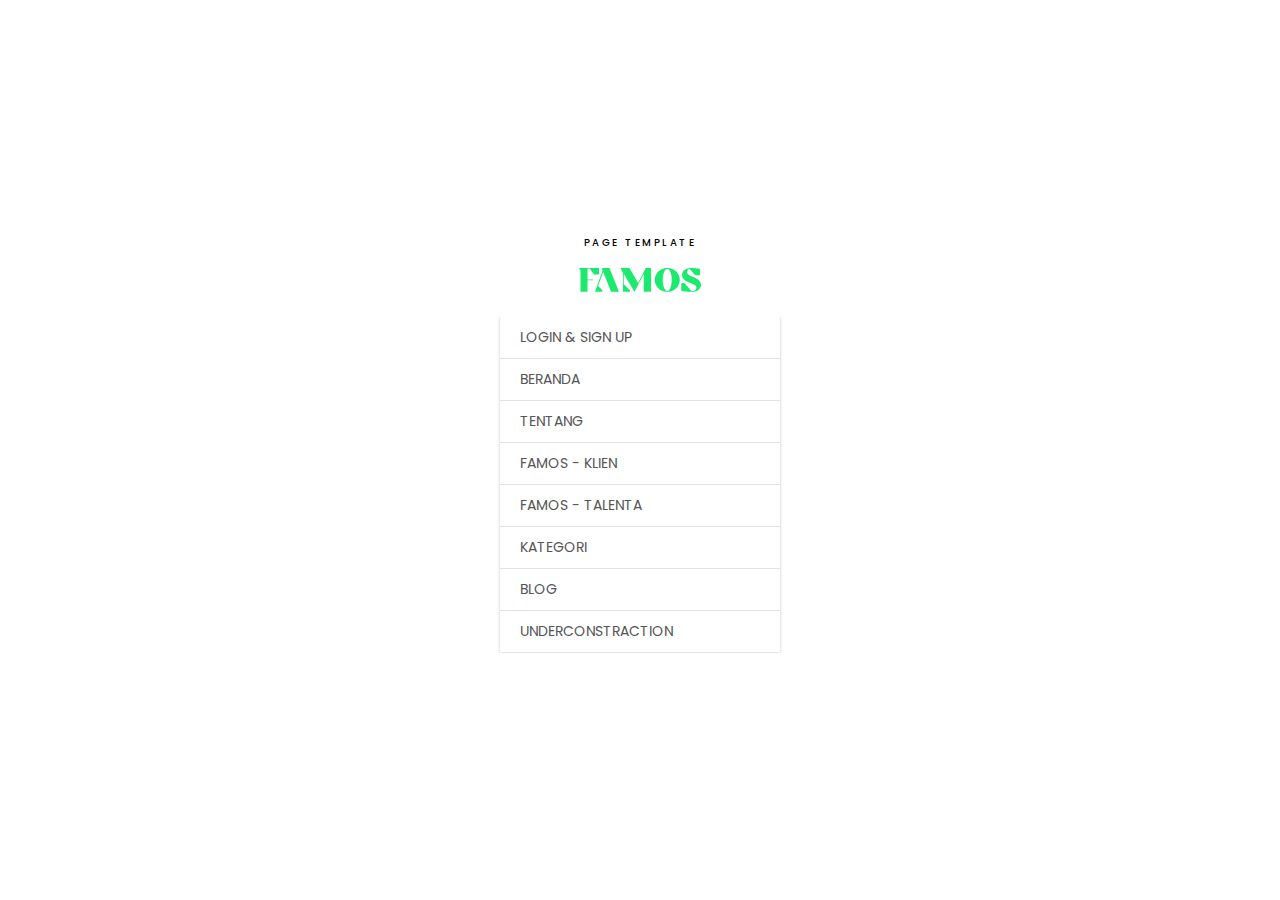
<file: index.html>
<!DOCTYPE html>
<html lang="en">
  <head>
    <meta charset="UTF-8"/>
    <meta http-equiv="X-UA-Compatible" content="IE=edge,chrome=1"/>
    <meta name="viewport" content="width=device-width, initial-scale=1"/>
    <meta name="description" content=""/>
    <meta name="author" content=""/>
    <meta name="theme-color" content="#4C9F70"/>
    <title>FAMOS</title>
    <link rel="shortcut icon" href="favicon.ico"/>
    <link rel="stylesheet" href="plugins/bootstrap/bootstrap.min.css"/>
    <link rel="stylesheet" href="styles/main.css"/>
    <style type="text/css">
      body {
        min-height: 100vh;
        display: flex;
        justify-content: center;
        align-items: center;
        padding: 5vh 0 10vh;
      }
      #wrap { 
        width: 100%;
      }
      header {
        padding: 30px 0 25px;
        text-align: center
      }
      main {
        padding-top: 0
      }
      .title {
        display: block;
        font-size: 10px;
        line-height: 20px;
        font-weight: 500;
        letter-spacing: 2.5px;
        text-transform: uppercase;
        margin: 0 0 15px;
      }
      .logo {
        width: 220px;
        text-align: center;
        margin: 0 auto;
        display: block;
      }
      .logo img {
        display: block;
        max-width: 100%;
        margin: 0 auto
      }
      .page-list {
        max-width: 280px;
        margin: 0 auto;
        box-shadow: 0 0 3px 0 rgba(0,0,0,.25);
        overflow: hidden;
        border-radius: 3px;
      }
      .page-list-item { 
        display: block;
        margin: 0;
        padding: 0;
        background: #FFF;
        border-bottom: 1px solid #e2e2e2;
      }
      .page-list-item-sub { 
        display: block;
        transform: rotateX(90deg);
        transform-origin: top;
        opacity: 0;
        visibility: hidden;
        max-height: 0;
        transition: all 0.4s ease 0s;
      }
      .page-list-item-sub .page-list-link {
        padding-left: 24px;
      }
      .has-sub.show .page-list-item-sub{
        transform: rotateX(0);
        opacity: 1;
        visibility: visible;
        max-height: max-content;
      }
      .page-list-link {
        display: block;
        width: 100%;
        height: 100%;
        padding: 10px 20px;
        color: #555;
        font-size: 14px;
        line-height: 1.5em;
        font-weight: 400;
        text-decoration: none;
        text-transform: uppercase;
        letter-spacing: 0;
        cursor: pointer;
        transition: all 0.4s ease 0s;
      }
      .page-list-link:hover {
        background: #00E97F;
        color: #000;
        letter-spacing: 2px;
        text-decoration: none;
        transition: all 0.4s ease 0s;
      }
      
    </style>
    <body class="load-page">
      <div id="wrap">
        <header>
          <div class="title">Page Template</div><a class="logo" id="logo" href="home.html" target="_blank"><img src="images/logo-famos.png"/></a>
        </header>
        <main>
          <div class="container">
            <div class="page-list">
              <div class="page-list-item has-sub"><span class="page-list-link"> <span>Login & Sign Up</span></span>
                <div class="page-list-item-sub"><a class="page-list-link" href="login.html" target="_blank"> <span>Login - Index</span></a><a class="page-list-link" href="login-klien.html" target="_blank"> <span>Login - Klien</span></a><a class="page-list-link" href="login-talenta.html" target="_blank"> <span>Login - Talenta</span></a><a class="page-list-link" href="signup.html" target="_blank"> <span>Sign Up - Index</span></a><a class="page-list-link" href="signup-klien.html" target="_blank"> <span>Sign Up - Klien</span></a><a class="page-list-link" href="signup-talenta.html" target="_blank"> <span>Sign Up - Talenta</span></a></div>
              </div>
              <div class="page-list-item"><a class="page-list-link" href="home.html" target="_blank"> <span>Beranda</span></a></div>
              <div class="page-list-item"><a class="page-list-link" href="about.html" target="_blank"> <span>Tentang</span></a></div>
              <div class="page-list-item"><a class="page-list-link" href="famos-klien.html" target="_blank"> <span>Famos - Klien</span></a></div>
              <div class="page-list-item"><a class="page-list-link" href="famos-talenta.html" target="_blank"> <span>Famos - Talenta</span></a></div>
              <div class="page-list-item"><a class="page-list-link" href="cateogry.html" target="_blank"> <span>Kategori</span></a></div>
              <div class="page-list-item"><a class="page-list-link" href="blog.html" target="_blank"> <span>Blog</span></a></div>
              <div class="page-list-item"><a class="page-list-link" href="under-construction.html" target="_blank"> <span>Underconstraction</span></a></div>
            </div>
          </div>
        </main>
      </div>
    </body>
    <script src="plugins/jquery/jquery-3.4.1.min.js"></script>
    <script>
      $( document ).ready(function() {
        $('.has-sub').click(function(){
          $(this).toggleClass('show');
        });
      });
    </script>
  </head>
</html>
</file>
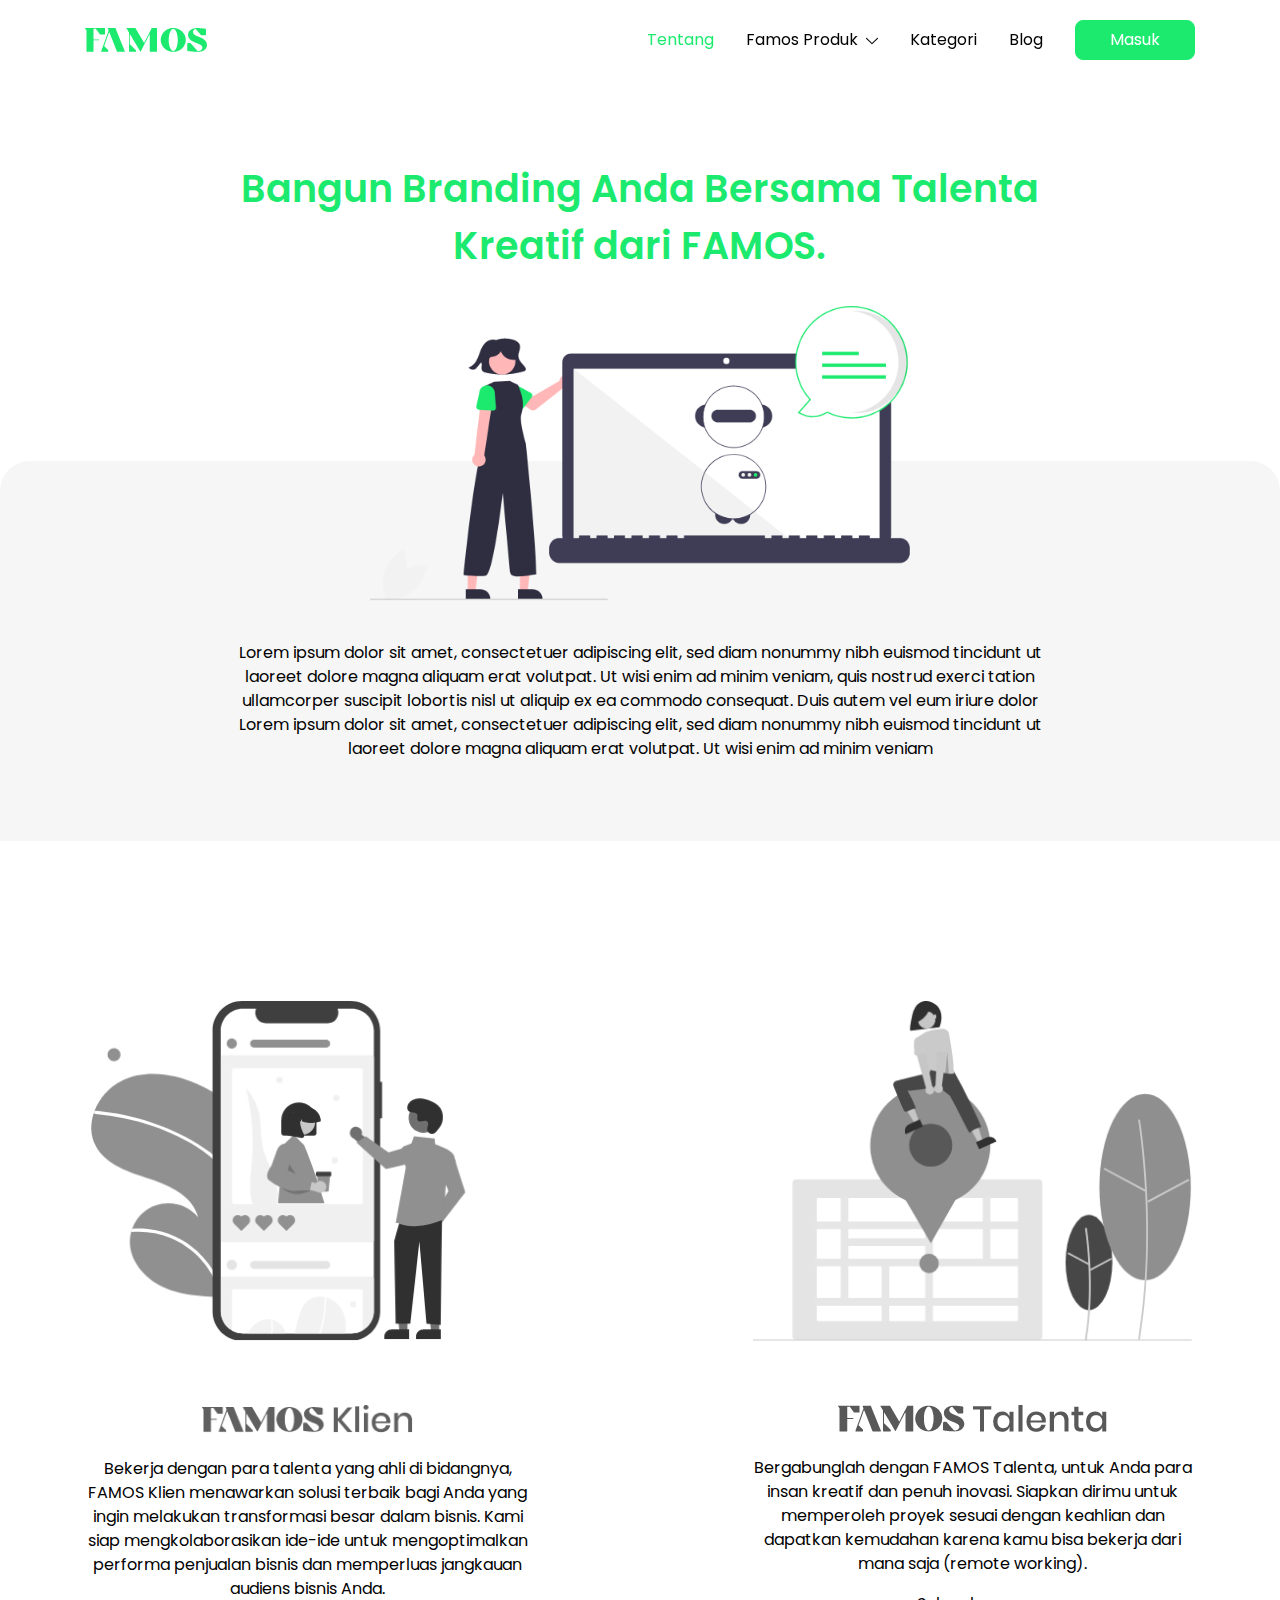
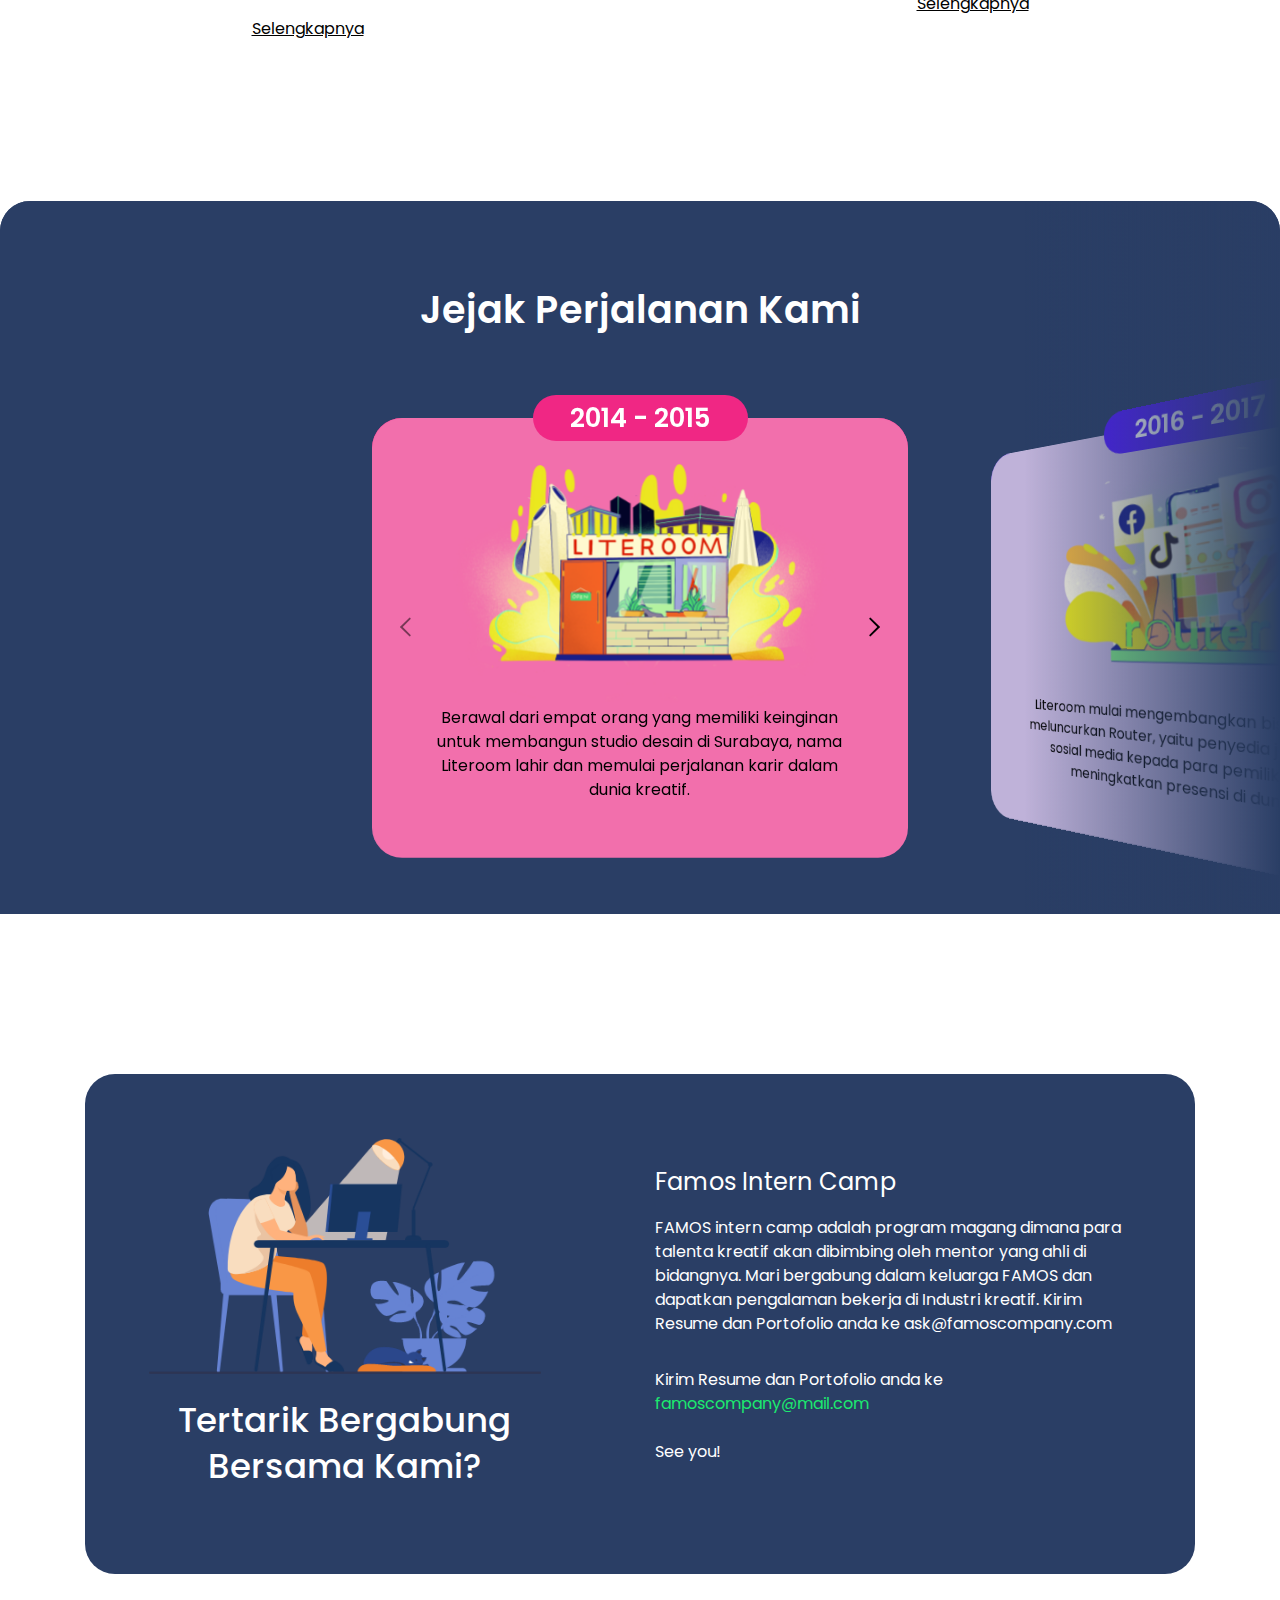
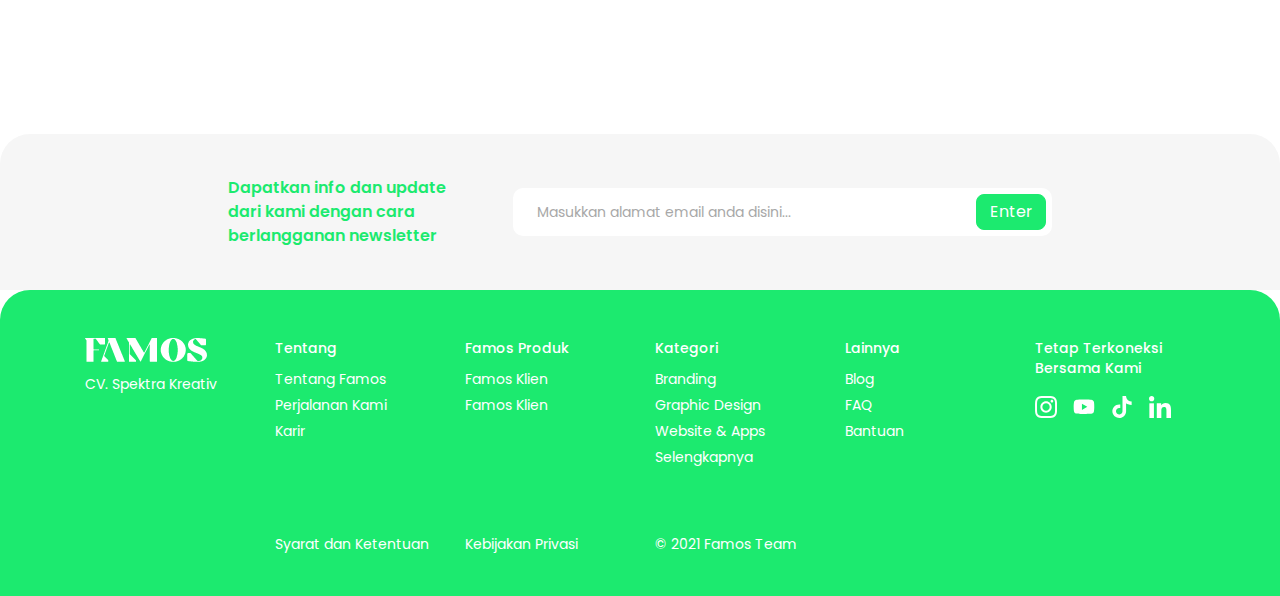
<file: about.html>
<!DOCTYPE html>
<html lang="en">
  <head>
    <meta charset="UTF-8"/>
    <meta http-equiv="X-UA-Compatible" content="IE=edge,chrome=1"/>
    <meta name="viewport" content="width=device-width, initial-scale=1"/>
    <meta name="description" content=""/>
    <meta name="author" content=""/>
    <meta name="theme-color" content="#4C9F70"/>
    <title>FAMOS</title>
    <link rel="shortcut icon" href="favicon.ico"/>
    <link rel="stylesheet" href="styles/plugins.css"/>
    <link rel="stylesheet" href="styles/main.css?v=213"/>
  </head>
  <body>
    <header class="header" id="header">
      <div class="container">
        <div class="row">
          <div class="col-md-2"><a class="header__logo" href="home.html"><img src="images/logo-famos.png"/></a>
            <div class="menu-icon"><span> </span><span> </span></div>
          </div>
          <div class="col-md-10">
            <div class="header__menu">
              <ul class="main-menu">
                <li class="main-menu__item active"><a class="main-menu__link" href="about.html">Tentang</a></li>
                <li class="main-menu__item has-sub"><a class="main-menu__link" href="#">Famos Produk<img class="icon svg" src="images/ic-chevron-down.svg"/></a>
                  <ul class="sub-menu">
                    <li class="sub-menu__item menu-klien"><a class="sub-menu__link" href="famos-klien.html">Famos Klien</a></li>
                    <li class="sub-menu__item menu-talenta"><a class="sub-menu__link" href="famos-talenta.html">Famos Talenta</a></li>
                  </ul>
                </li>
                <li class="main-menu__item"><a class="main-menu__link" href="category.html">Kategori</a></li>
                <li class="main-menu__item"><a class="main-menu__link" href="blog.html">Blog</a></li>
                <li class="main-menu__item hide-sm"><a class="btn btn-primary" href="login.html">Masuk</a></li>
              </ul>
              <div class="menu-bot sm-only">
                <div class="container">
                  <div class="menu-action"><a class="btn btn-border" href="login.html">Masuk</a><a class="btn btn-border" href="signup.html">Daftar</a></div>
                </div>
                <div class="menu-bot-ft">
                  <div class="container">
                    <div class="menu-social">
                      <div class="item"><a href="#"><img src="images/ib-instagram.svg"/></a></div>
                      <div class="item"><a href="#"><img src="images/ib-youtube.svg"/></a></div>
                      <div class="item"><a href="#"><img src="images/ib-tiktok.svg"/></a></div>
                      <div class="item"><a href="#"><img src="images/ib-linkedin.svg"/></a></div>
                    </div>
                    <div class="row">
                      <div class="col-6"><a href="#">Syarat dan Ketentuan</a></div>
                      <div class="col-6"><a href="#">Kebijakan Privasi</a></div>
                      <div class="col-12"><span class="copy">&copy; 2021 Famos Team</span></div>
                    </div>
                  </div>
                </div>
              </div>
            </div>
          </div>
        </div>
      </div>
    </header>
    <main>
      <section class="masthead masthead--about">
        <div class="container">
          <div class="row justify-content-center">
            <div class="col-md-9">
              <h2 class="masthead__title text-center">Bangun Branding Anda Bersama Talenta Kreatif dari FAMOS.</h2>
            </div>
            <div class="col-md-6">
              <div class="masthead__img"><img src="images/img-masthead-about.png"/></div>
            </div>
            <div class="col-md-9">
              <div class="masthead__desc text-center">
                <p>Lorem ipsum dolor sit amet, consectetuer adipiscing elit, sed diam nonummy nibh euismod tincidunt ut laoreet dolore magna aliquam erat volutpat. Ut wisi enim ad minim veniam, quis nostrud exerci tation ullamcorper suscipit lobortis nisl ut aliquip ex ea commodo consequat. Duis autem vel eum iriure dolor Lorem ipsum dolor sit amet, consectetuer adipiscing elit, sed diam nonummy nibh euismod tincidunt ut laoreet dolore magna aliquam erat volutpat. Ut wisi enim ad minim veniam</p>
              </div>
            </div>
          </div>
        </div>
      </section>
      <section class="block-ap block-ap--about">
        <div class="container">
          <div class="row justify-content-between">
            <div class="col-md-5 item">
              <div class="item__img"><a href="famos-klien.html"><img src="images/img-produk-klien.png"/></a></div>
              <div class="item__title"><a href="famos-klien.html"><img src="images/logo-famos-klien.png"/></a></div>
              <div class="item__desc">
                <p>Bekerja dengan para talenta yang ahli di bidangnya, FAMOS Klien menawarkan solusi terbaik bagi Anda yang ingin melakukan transformasi besar dalam bisnis. Kami siap mengkolaborasikan ide-ide untuk mengoptimalkan performa penjualan bisnis dan memperluas jangkauan audiens bisnis Anda.</p>
              </div>
              <div class="item__action"><a class="btn-link-black" href="famos-klien.html">Selengkapnya</a></div>
            </div>
            <div class="col-md-5 item">
              <div class="item__img"><a href="famos-talenta.html"><img src="images/img-produk-talenta.png"/></a></div>
              <div class="item__title"><a href="famos-klien.html"><img src="images/logo-famos-talenta.png"/></a></div>
              <div class="item__desc">
                <p>Bergabunglah dengan FAMOS Talenta, untuk Anda para insan kreatif dan penuh inovasi. Siapkan dirimu untuk memperoleh proyek sesuai dengan keahlian dan dapatkan kemudahan karena kamu bisa bekerja dari mana saja (remote working).</p>
              </div>
              <div class="item__action"><a class="btn-link-black" href="famos-talenta.html">Selengkapnya</a></div>
            </div>
          </div>
        </div>
      </section>
      <section class="block-journey block-journey--about">
        <div class="container">
          <h2 class="block-journey__title text-center">Jejak Perjalanan Kami</h2>
          <div class="block-journey__slider slider owl-carousel" data-autoplay="false" data-loop="false" data-margin="20">
            <div class="slider__item item" style="background: #F02784">
              <div class="item__img"><img src="images/img-journey-01.png"/></div>
              <div class="item__year" style="background: #F02784">2014 - 2015</div>
              <div class="item__desc">
                <p>Berawal dari empat orang yang memiliki keinginan untuk membangun studio desain di Surabaya, nama Literoom lahir dan memulai perjalanan karir dalam dunia kreatif.</p>
              </div>
            </div>
            <div class="slider__item item" style="background: #4E1BF8">
              <div class="item__img"><img src="images/img-journey-02.png"/></div>
              <div class="item__year" style="background: #4E1BF8">2016 - 2017</div>
              <div class="item__desc">
                <p>Literoom mulai mengembangkan bisnisnya dengan meluncurkan Router, yaitu penyedia jasa manajemen sosial media kepada para pemilik bisnis untuk meningkatkan presensi di dunia digital.</p>
              </div>
            </div>
            <div class="slider__item item" style="background: #F23C13">
              <div class="item__img"><img src="images/img-journey-03.png"/></div>
              <div class="item__year" style="background: #F23C13">2018 - 2019</div>
              <div class="item__desc">
                <p>Perkembangan Literoom dan Router semakin pesat. Hal ini dibuktikan dengan luasnya jangkauan klien dari berbagai daerah di Indonesia.</p>
              </div>
            </div>
            <div class="slider__item item" style="background: #1CEA6F">
              <div class="item__img"><img src="images/img-journey-04.png"/></div>
              <div class="item__year" style="background: #1CEA6F">2020</div>
              <div class="item__desc">
                <p>Keinginan untuk terus berinovasi melatarbelakangi Literoom melakukan langkah berani yaitu re-branding dan mengubah namanya menjadi FAMOS, digital creative platform yang berlokasi di Surabaya, Jawa Timur.</p>
              </div>
            </div>
            <div class="slider__item item" style="background: #2EDCFF">
              <div class="item__img"><img src="images/img-journey-05.png"/></div>
              <div class="item__year" style="background: #2EDCFF">2021</div>
              <div class="item__desc">
                <p>FAMOS mulai mengembangkan sistem digital yang terintegrasi untuk menghubungkan para pemilik bisnis dengan para talenta kreatif yang menyebar di seluruh Indonesia, dengan meluncurkan FAMOS Talenta dan FAMOS Klien.</p>
              </div>
            </div>
          </div>
          <div class="block-journey__slider-nav">
            <ul>
              <li class="active" data-item="0"><img src="images/ic-journey-01-black.png"/><img class="color" src="images/ic-journey-01.png"/></li>
              <li data-item="1"><img src="images/ic-journey-02-black.png"/><img class="color" src="images/ic-journey-02.png"/></li>
              <li data-item="2"><img src="images/ic-journey-03-black.png"/><img class="color" src="images/ic-journey-03.png"/></li>
              <li data-item="3"><img src="images/ic-journey-04-black.png"/><img class="color" src="images/ic-journey-04.png"/></li>
              <li data-item="4"><img src="images/ic-journey-04-black.png"/><img class="color" src="images/ic-journey-04.png"/></li>
            </ul>
          </div>
        </div>
      </section>
      <section class="block-product block-product--about bg-white">
        <div class="container">
          <div class="block-item" style="background: #2A3E65">
            <div class="row align-items-center">
              <div class="col-md-5">
                <div class="block-item__img"><img src="images/img-product-about.png"/></div>
                <h3 class="block-item__img-title text-center">Tertarik Bergabung Bersama Kami?</h3>
              </div>
              <div class="col-md-6 offset-md-1">
                <h3 class="block-item__title">Famos Intern Camp</h3>
                <p>FAMOS intern camp adalah program magang dimana para talenta kreatif akan dibimbing oleh mentor yang ahli di bidangnya. Mari bergabung dalam keluarga FAMOS dan dapatkan pengalaman bekerja di Industri kreatif. Kirim Resume dan Portofolio anda ke ask@famoscompany.com</p>
                <p>Kirim Resume dan Portofolio anda ke<br/><a class="link-primary" href="mailto:famoscompany@mail.com">famoscompany@mail.com</a><br/><br/>See you!</p>
              </div>
            </div>
          </div>
        </div>
      </section>
      <section class="block-cta">
        <div class="container">
          <div class="row justify-content-center">
            <div class="col-md-9">
              <div class="row justify-content-center align-items-center">
                <div class="col-md-4">
                  <h2 class="block-cta__title">Dapatkan info dan update<br>dari kami dengan cara berlangganan newsletter</h2>
                </div>
                <div class="col-md-8">
                  <div class="block-cta__form">
                    <form>
                      <input class="form-control" type="text" placeholder="Masukkan alamat email anda disini..."/>
                      <button class="btn btn-primary" type="submit">Enter</button>
                    </form>
                  </div>
                </div>
              </div>
            </div>
          </div>
        </div>
      </section>
    </main>
    <footer class="footer" id="footer">
      <div class="footer__main">
        <div class="container">
          <div class="row">
            <div class="col-md-2 ft-sm-top"><a class="footer__logo" href="home.html"><img src="images/logo-famos-w.png"/><span>CV. Spektra Kreativ</span></a></div>
            <div class="col-md-8 ft-sm-mid">
              <div class="row">
                <div class="col-md-3 col-6">
                  <h3 class="footer__title">Tentang</h3>
                  <ul class="footer__menu">
                    <li><a href="#">Tentang Famos</a></li>
                    <li><a href="#">Perjalanan Kami</a></li>
                    <li><a href="#">Karir</a></li>
                  </ul>
                </div>
                <div class="col-md-3 col-6">
                  <h3 class="footer__title">Famos Produk</h3>
                  <ul class="footer__menu">
                    <li><a href="#">Famos Klien</a></li>
                    <li><a href="#">Famos Klien</a></li>
                  </ul>
                </div>
                <div class="col-md-3 col-6">
                  <h3 class="footer__title">Kategori</h3>
                  <ul class="footer__menu">
                    <li><a href="#">Branding</a></li>
                    <li><a href="#">Graphic Design</a></li>
                    <li><a href="#">Website & Apps</a></li>
                    <li><a href="#">Selengkapnya</a></li>
                  </ul>
                </div>
                <div class="col-md-3 col-6">
                  <h3 class="footer__title">Lainnya</h3>
                  <ul class="footer__menu">
                    <li><a href="#">Blog</a></li>
                    <li><a href="#">FAQ</a></li>
                    <li><a href="#">Bantuan</a></li>
                  </ul>
                </div>
              </div>
            </div>
            <div class="col-md-2 ft-sm-bot">
              <h3 class="footer__title">Tetap Terkoneksi Bersama Kami</h3>
              <div class="footer__social">
                <div class="item"><a href="#"><img src="images/ib-instagram.svg"/></a></div>
                <div class="item"><a href="#"><img src="images/ib-youtube.svg"/></a></div>
                <div class="item"><a href="#"><img src="images/ib-tiktok.svg"/></a></div>
                <div class="item"><a href="#"><img src="images/ib-linkedin.svg"/></a></div>
              </div>
            </div>
          </div>
        </div>
      </div>
      <div class="footer__bottom">
        <div class="container">
          <div class="row">
            <div class="col-md-8 offset-md-2">
              <div class="row">
                <div class="col-md-3 col-6"><a href="#">Syarat dan Ketentuan</a></div>
                <div class="col-md-3 col-6"><a href="#">Kebijakan Privasi</a></div>
                <div class="col-md-6"><span>&copy; 2021 Famos Team</span></div>
              </div>
            </div>
          </div>
        </div>
      </div>
    </footer>
    <script src="plugins/jquery/jquery-3.4.1.min.js"></script>
    <script src="plugins/bootstrap/bootstrap.bundle.min.js"></script>
    <script src="plugins/owl.carousel/owl.carousel.min.js"></script>
    <script src="plugins/lity/lity.min.js"></script>
    <script src="plugins/bootstrap-select/bootstrap-select.min.js"></script>
    <script src="plugins/jquery-marquee/jquery.marquee.min.js"></script>
    <script src="plugins/switchstyler/switchstyler.min.js"></script>
    <script src="scripts/main.js"></script>
  </body>
</html>
</file>
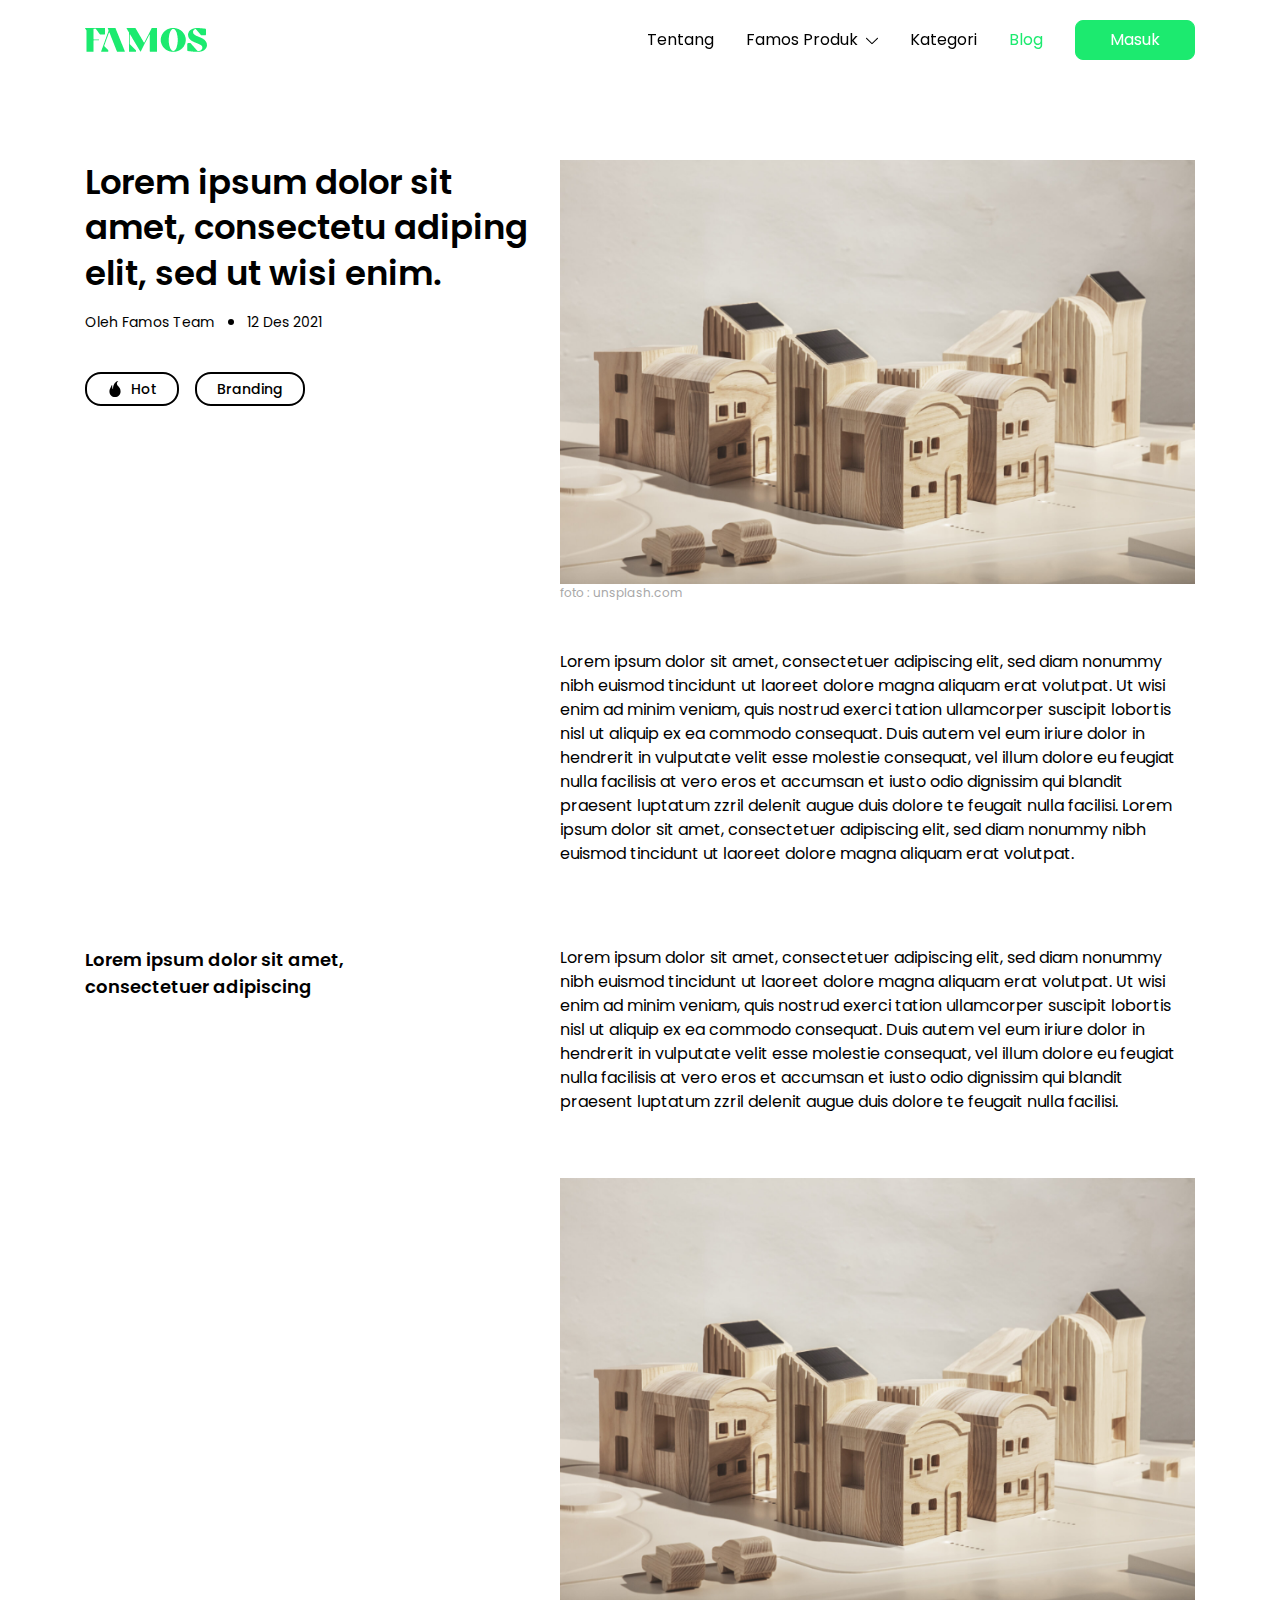
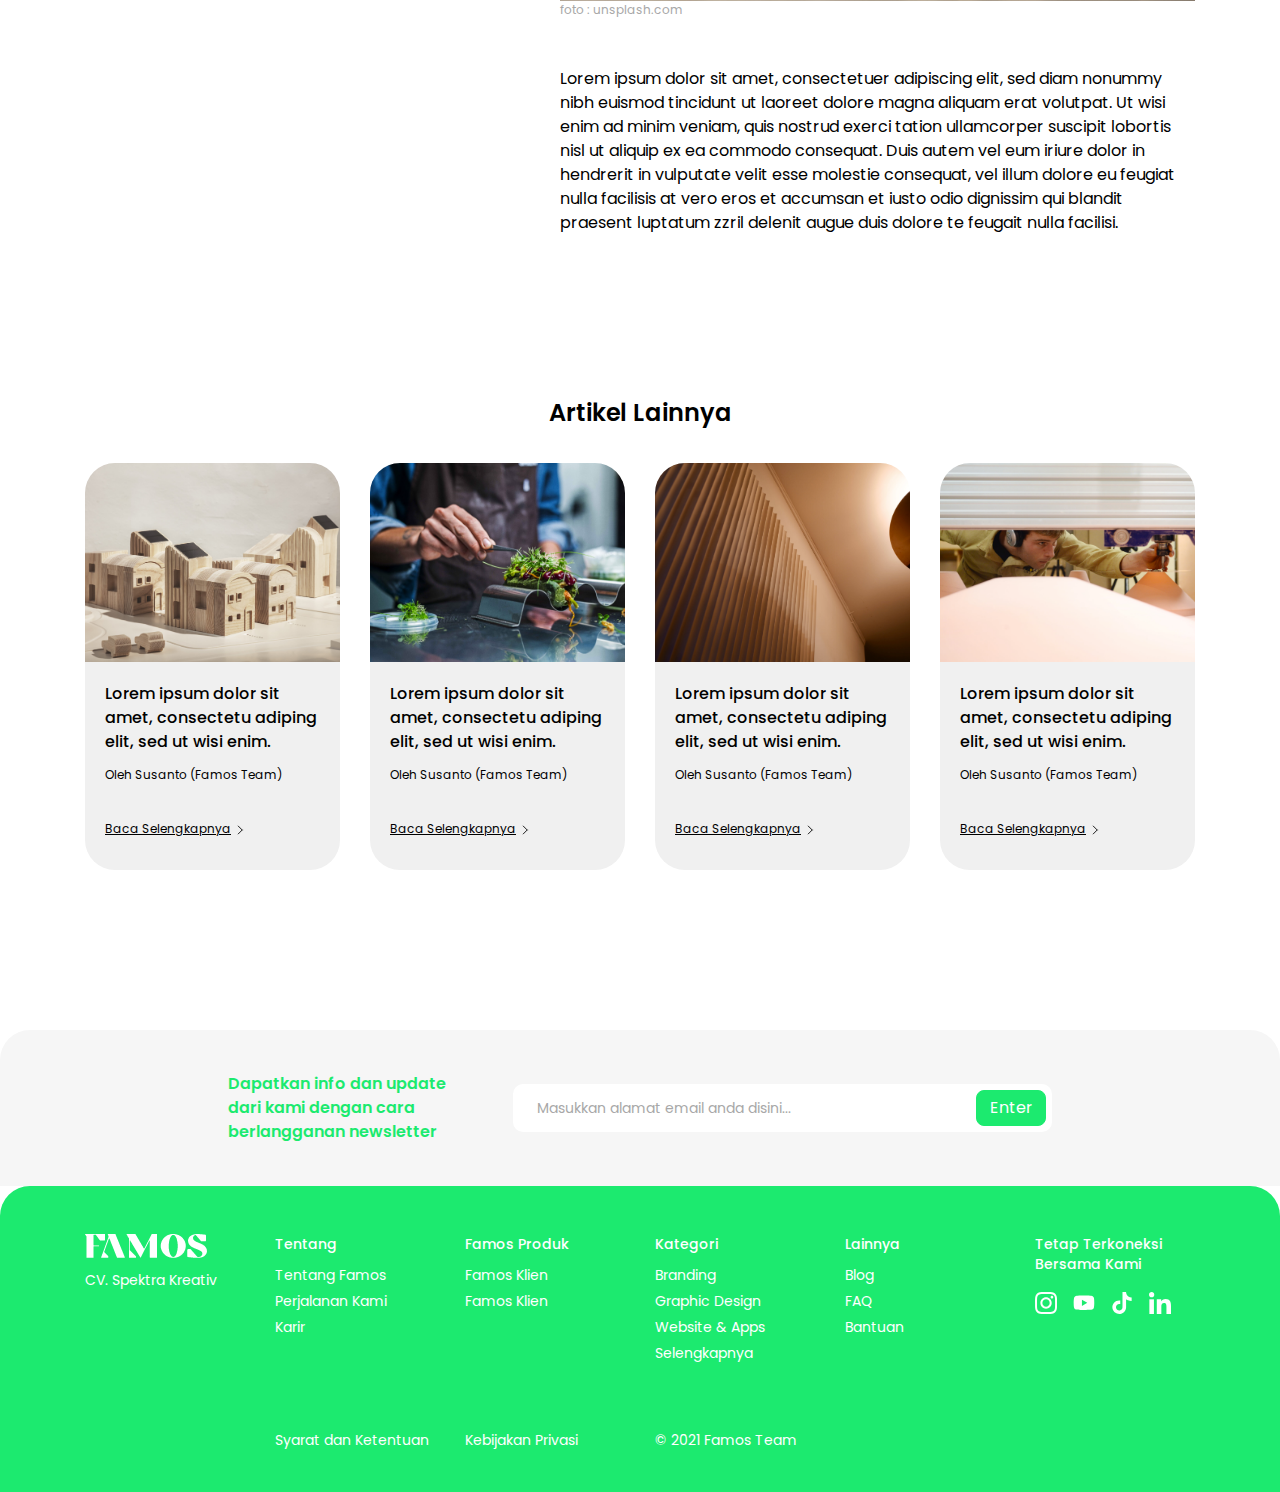
<file: blog-single.html>
<!DOCTYPE html>
<html lang="en">
  <head>
    <meta charset="UTF-8"/>
    <meta http-equiv="X-UA-Compatible" content="IE=edge,chrome=1"/>
    <meta name="viewport" content="width=device-width, initial-scale=1"/>
    <meta name="description" content=""/>
    <meta name="author" content=""/>
    <meta name="theme-color" content="#4C9F70"/>
    <title>FAMOS</title>
    <link rel="shortcut icon" href="favicon.ico"/>
    <link rel="stylesheet" href="styles/plugins.css"/>
    <link rel="stylesheet" href="styles/main.css?v=213"/>
  </head>
  <body>
    <header class="header" id="header">
      <div class="container">
        <div class="row">
          <div class="col-md-2"><a class="header__logo" href="home.html"><img src="images/logo-famos.png"/></a>
            <div class="menu-icon"><span> </span><span> </span></div>
          </div>
          <div class="col-md-10">
            <div class="header__menu">
              <ul class="main-menu">
                <li class="main-menu__item"><a class="main-menu__link" href="about.html">Tentang</a></li>
                <li class="main-menu__item has-sub"><a class="main-menu__link" href="#">Famos Produk<img class="icon svg" src="images/ic-chevron-down.svg"/></a>
                  <ul class="sub-menu">
                    <li class="sub-menu__item menu-klien"><a class="sub-menu__link" href="famos-klien.html">Famos Klien</a></li>
                    <li class="sub-menu__item menu-talenta"><a class="sub-menu__link" href="famos-talenta.html">Famos Talenta</a></li>
                  </ul>
                </li>
                <li class="main-menu__item"><a class="main-menu__link" href="category.html">Kategori</a></li>
                <li class="main-menu__item active"><a class="main-menu__link" href="blog.html">Blog</a></li>
                <li class="main-menu__item hide-sm"><a class="btn btn-primary" href="login.html">Masuk</a></li>
              </ul>
              <div class="menu-bot sm-only">
                <div class="container">
                  <div class="menu-action"><a class="btn btn-border" href="login.html">Masuk</a><a class="btn btn-border" href="signup.html">Daftar</a></div>
                </div>
                <div class="menu-bot-ft">
                  <div class="container">
                    <div class="menu-social">
                      <div class="item"><a href="#"><img src="images/ib-instagram.svg"/></a></div>
                      <div class="item"><a href="#"><img src="images/ib-youtube.svg"/></a></div>
                      <div class="item"><a href="#"><img src="images/ib-tiktok.svg"/></a></div>
                      <div class="item"><a href="#"><img src="images/ib-linkedin.svg"/></a></div>
                    </div>
                    <div class="row">
                      <div class="col-6"><a href="#">Syarat dan Ketentuan</a></div>
                      <div class="col-6"><a href="#">Kebijakan Privasi</a></div>
                      <div class="col-12"><span class="copy">&copy; 2021 Famos Team</span></div>
                    </div>
                  </div>
                </div>
              </div>
            </div>
          </div>
        </div>
      </div>
    </header>
    <main>
      <section class="page-single page-single--blog">
        <div class="container">
          <div class="row page-single__head">
            <div class="col-md-5">
              <h1 class="page-single__title">Lorem ipsum dolor sit amet, consectetu adiping elit, sed ut wisi enim.</h1>
              <div class="page-single__meta"><span>Oleh Famos Team</span><span>12 Des 2021</span></div>
              <div class="page-single__badge"><a class="badge badge--black" href="#"><img class="icon svg" src="images/ic-flame.svg"/>Hot</a><a class="badge badge--black" href="#">Branding</a></div>
            </div>
            <div class="col-md-7">
              <article>
                <div class="img"><img src="images/img-blog-01.png"/><span class="img-text">foto : unsplash.com</span></div>
                <p>Lorem ipsum dolor sit amet, consectetuer adipiscing elit, sed diam nonummy nibh euismod tincidunt ut laoreet dolore magna aliquam erat volutpat. Ut wisi enim ad minim veniam, quis nostrud exerci tation ullamcorper suscipit lobortis nisl ut aliquip ex ea commodo consequat. Duis autem vel eum iriure dolor in hendrerit in vulputate velit esse molestie consequat, vel illum dolore eu feugiat nulla facilisis at vero eros et accumsan et iusto odio dignissim qui blandit praesent luptatum zzril delenit augue duis dolore te feugait nulla facilisi. Lorem ipsum dolor sit amet, consectetuer adipiscing elit, sed diam nonummy nibh euismod tincidunt ut laoreet dolore magna aliquam erat volutpat.</p>
              </article>
            </div>
          </div>
          <div class="row page-single__body">
            <div class="col-md-5">
              <h2 class="page-single__subtitle">Lorem ipsum dolor sit amet, consectetuer adipiscing</h2>
            </div>
            <div class="col-md-7">
              <article> 
                <p>Lorem ipsum dolor sit amet, consectetuer adipiscing elit, sed diam nonummy nibh euismod tincidunt ut laoreet dolore magna aliquam erat volutpat. Ut wisi enim ad minim veniam, quis nostrud exerci tation ullamcorper suscipit lobortis nisl ut aliquip ex ea commodo consequat. Duis autem vel eum iriure dolor in hendrerit in vulputate velit esse molestie consequat, vel illum dolore eu feugiat nulla facilisis at vero eros et accumsan et iusto odio dignissim qui blandit praesent luptatum zzril delenit augue duis dolore te feugait nulla facilisi.</p>
                <div class="img"><img src="images/img-blog-01.png"/><span class="img-text">foto : unsplash.com</span></div>
                <p>Lorem ipsum dolor sit amet, consectetuer adipiscing elit, sed diam nonummy nibh euismod tincidunt ut laoreet dolore magna aliquam erat volutpat. Ut wisi enim ad minim veniam, quis nostrud exerci tation ullamcorper suscipit lobortis nisl ut aliquip ex ea commodo consequat. Duis autem vel eum iriure dolor in hendrerit in vulputate velit esse molestie consequat, vel illum dolore eu feugiat nulla facilisis at vero eros et accumsan et iusto odio dignissim qui blandit praesent luptatum zzril delenit augue duis dolore te feugait nulla facilisi.</p>
              </article>
            </div>
          </div>
        </div>
      </section>
      <section class="block-post block-post--single">
        <div class="container">
          <h2 class="block-post__title">Artikel Lainnya</h2>
          <div class="row">
            <div class="col-md-3 col-6 post"><a class="post__img" href="blog-single.html"><img src="images/img-post-01.png"/></a>
              <div class="post__content">
                <h3 class="post__title"> <a href="">Lorem ipsum dolor sit amet, consectetu adiping elit, sed ut wisi enim.</a></h3>
                <div class="post__desc">
                  <p>Oleh Susanto (Famos Team)</p>
                </div>
                <div class="post__action"><a class="btn-link-arrow" href="#">Baca Selengkapnya</a></div>
              </div>
            </div>
            <div class="col-md-3 col-6 post"><a class="post__img" href="blog-single.html"><img src="images/img-post-02.png"/></a>
              <div class="post__content">
                <h3 class="post__title"> <a href="">Lorem ipsum dolor sit amet, consectetu adiping elit, sed ut wisi enim.</a></h3>
                <div class="post__desc">
                  <p>Oleh Susanto (Famos Team)</p>
                </div>
                <div class="post__action"><a class="btn-link-arrow" href="#">Baca Selengkapnya</a></div>
              </div>
            </div>
            <div class="col-md-3 col-6 post"><a class="post__img" href="blog-single.html"><img src="images/img-post-03.png"/></a>
              <div class="post__content">
                <h3 class="post__title"> <a href="">Lorem ipsum dolor sit amet, consectetu adiping elit, sed ut wisi enim.</a></h3>
                <div class="post__desc">
                  <p>Oleh Susanto (Famos Team)</p>
                </div>
                <div class="post__action"><a class="btn-link-arrow" href="#">Baca Selengkapnya</a></div>
              </div>
            </div>
            <div class="col-md-3 col-6 post"><a class="post__img" href="blog-single.html"><img src="images/img-post-04.png"/></a>
              <div class="post__content">
                <h3 class="post__title"> <a href="">Lorem ipsum dolor sit amet, consectetu adiping elit, sed ut wisi enim.</a></h3>
                <div class="post__desc">
                  <p>Oleh Susanto (Famos Team)</p>
                </div>
                <div class="post__action"><a class="btn-link-arrow" href="#">Baca Selengkapnya</a></div>
              </div>
            </div>
          </div>
        </div>
      </section>
      <section class="block-cta">
        <div class="container">
          <div class="row justify-content-center">
            <div class="col-md-9">
              <div class="row justify-content-center align-items-center">
                <div class="col-md-4">
                  <h2 class="block-cta__title">Dapatkan info dan update<br>dari kami dengan cara berlangganan newsletter</h2>
                </div>
                <div class="col-md-8">
                  <div class="block-cta__form">
                    <form>
                      <input class="form-control" type="text" placeholder="Masukkan alamat email anda disini..."/>
                      <button class="btn btn-primary" type="submit">Enter</button>
                    </form>
                  </div>
                </div>
              </div>
            </div>
          </div>
        </div>
      </section>
    </main>
    <footer class="footer" id="footer">
      <div class="footer__main">
        <div class="container">
          <div class="row">
            <div class="col-md-2 ft-sm-top"><a class="footer__logo" href="home.html"><img src="images/logo-famos-w.png"/><span>CV. Spektra Kreativ</span></a></div>
            <div class="col-md-8 ft-sm-mid">
              <div class="row">
                <div class="col-md-3 col-6">
                  <h3 class="footer__title">Tentang</h3>
                  <ul class="footer__menu">
                    <li><a href="#">Tentang Famos</a></li>
                    <li><a href="#">Perjalanan Kami</a></li>
                    <li><a href="#">Karir</a></li>
                  </ul>
                </div>
                <div class="col-md-3 col-6">
                  <h3 class="footer__title">Famos Produk</h3>
                  <ul class="footer__menu">
                    <li><a href="#">Famos Klien</a></li>
                    <li><a href="#">Famos Klien</a></li>
                  </ul>
                </div>
                <div class="col-md-3 col-6">
                  <h3 class="footer__title">Kategori</h3>
                  <ul class="footer__menu">
                    <li><a href="#">Branding</a></li>
                    <li><a href="#">Graphic Design</a></li>
                    <li><a href="#">Website & Apps</a></li>
                    <li><a href="#">Selengkapnya</a></li>
                  </ul>
                </div>
                <div class="col-md-3 col-6">
                  <h3 class="footer__title">Lainnya</h3>
                  <ul class="footer__menu">
                    <li><a href="#">Blog</a></li>
                    <li><a href="#">FAQ</a></li>
                    <li><a href="#">Bantuan</a></li>
                  </ul>
                </div>
              </div>
            </div>
            <div class="col-md-2 ft-sm-bot">
              <h3 class="footer__title">Tetap Terkoneksi Bersama Kami</h3>
              <div class="footer__social">
                <div class="item"><a href="#"><img src="images/ib-instagram.svg"/></a></div>
                <div class="item"><a href="#"><img src="images/ib-youtube.svg"/></a></div>
                <div class="item"><a href="#"><img src="images/ib-tiktok.svg"/></a></div>
                <div class="item"><a href="#"><img src="images/ib-linkedin.svg"/></a></div>
              </div>
            </div>
          </div>
        </div>
      </div>
      <div class="footer__bottom">
        <div class="container">
          <div class="row">
            <div class="col-md-8 offset-md-2">
              <div class="row">
                <div class="col-md-3 col-6"><a href="#">Syarat dan Ketentuan</a></div>
                <div class="col-md-3 col-6"><a href="#">Kebijakan Privasi</a></div>
                <div class="col-md-6"><span>&copy; 2021 Famos Team</span></div>
              </div>
            </div>
          </div>
        </div>
      </div>
    </footer>
    <script src="plugins/jquery/jquery-3.4.1.min.js"></script>
    <script src="plugins/bootstrap/bootstrap.bundle.min.js"></script>
    <script src="plugins/owl.carousel/owl.carousel.min.js"></script>
    <script src="plugins/lity/lity.min.js"></script>
    <script src="plugins/bootstrap-select/bootstrap-select.min.js"></script>
    <script src="plugins/jquery-marquee/jquery.marquee.min.js"></script>
    <script src="plugins/switchstyler/switchstyler.min.js"></script>
    <script src="scripts/main.js"></script>
  </body>
</html>
</file>
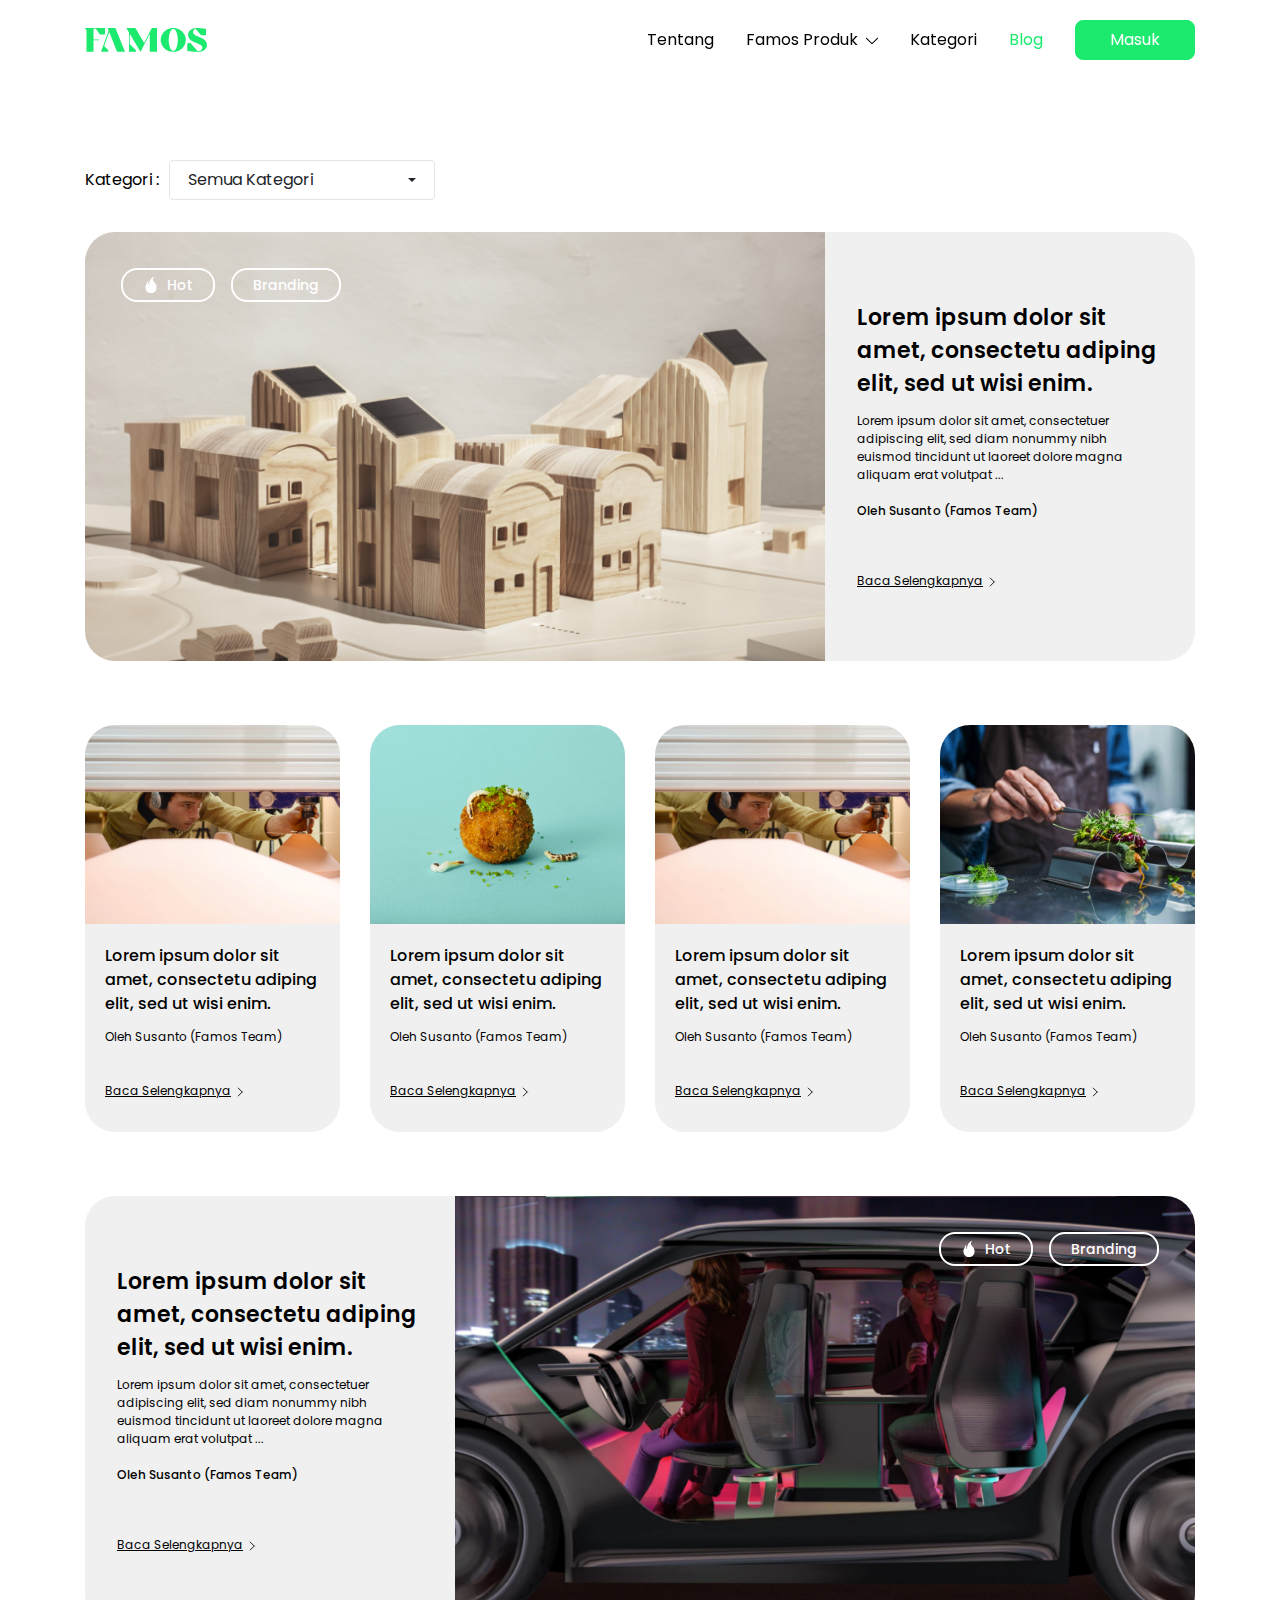
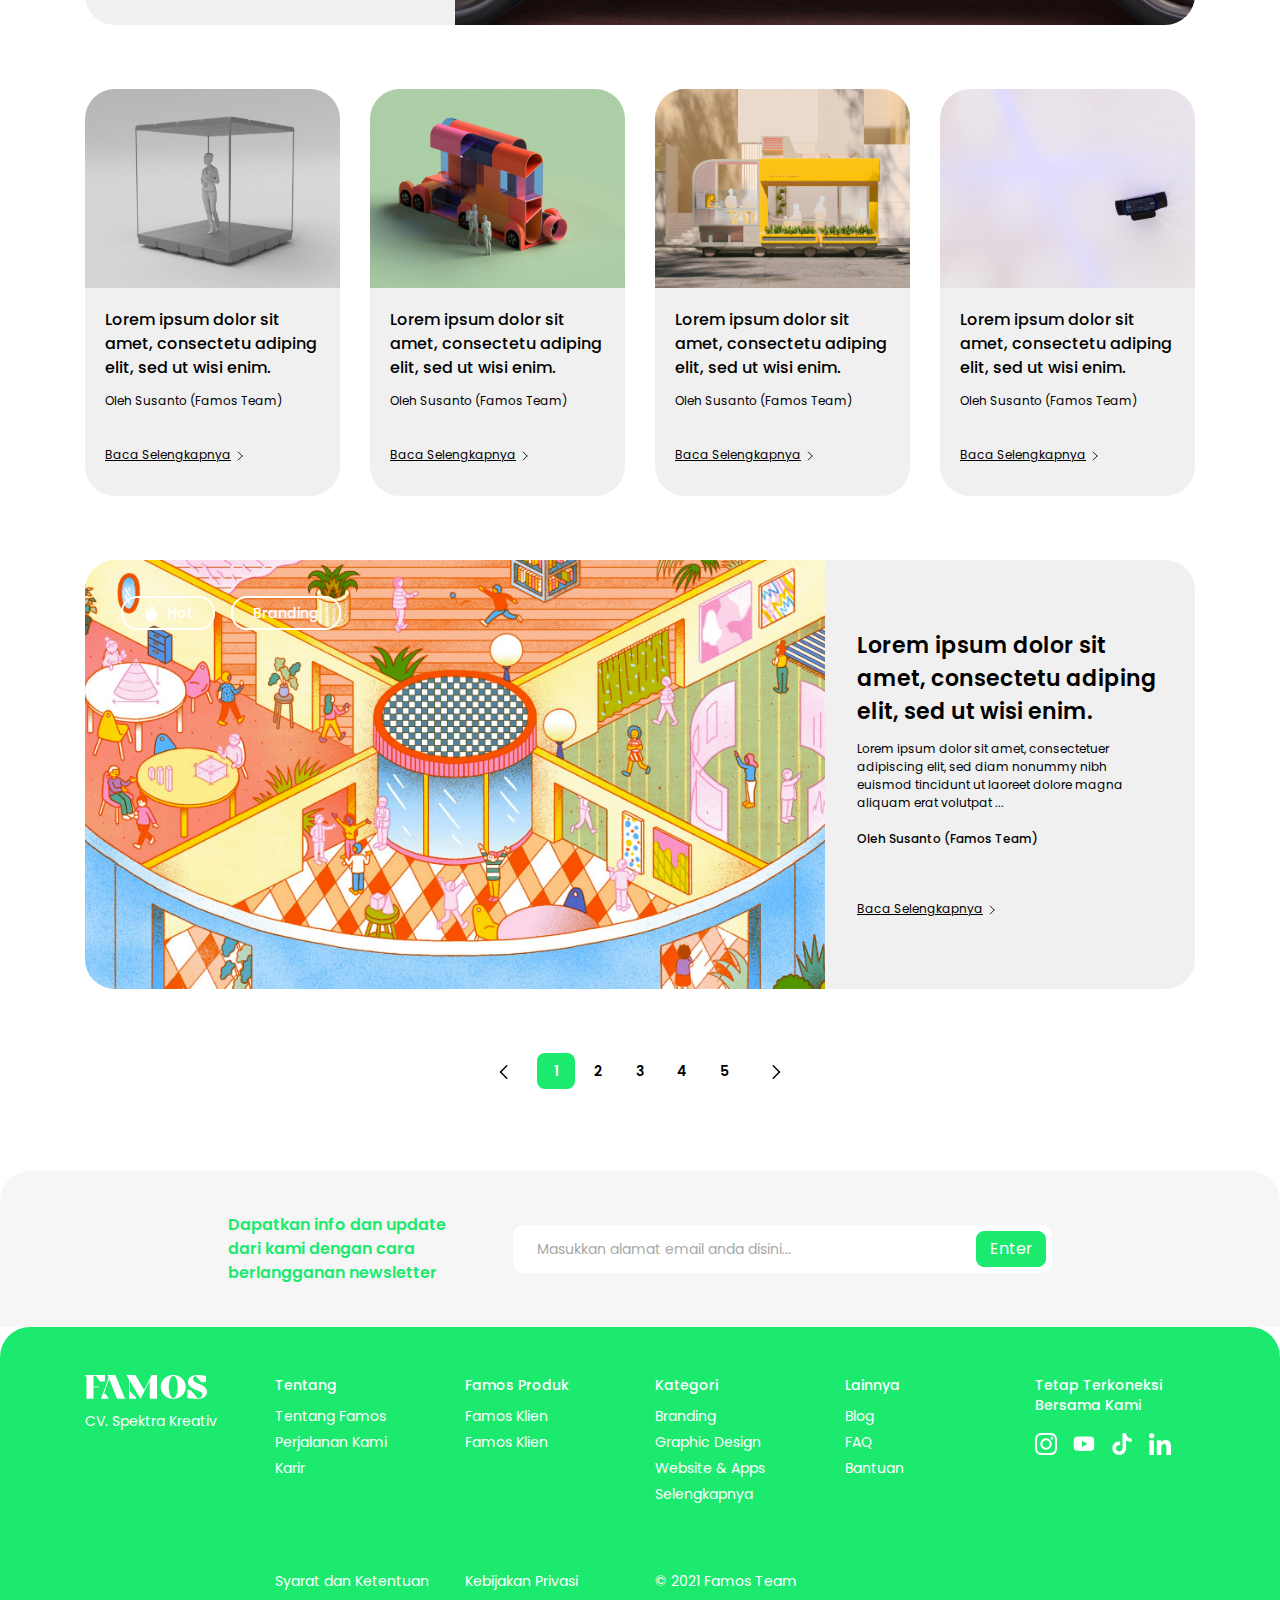
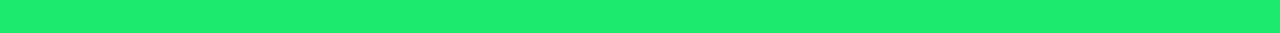
<file: blog.html>
<!DOCTYPE html>
<html lang="en">
  <head>
    <meta charset="UTF-8"/>
    <meta http-equiv="X-UA-Compatible" content="IE=edge,chrome=1"/>
    <meta name="viewport" content="width=device-width, initial-scale=1"/>
    <meta name="description" content=""/>
    <meta name="author" content=""/>
    <meta name="theme-color" content="#4C9F70"/>
    <title>FAMOS</title>
    <link rel="shortcut icon" href="favicon.ico"/>
    <link rel="stylesheet" href="styles/plugins.css"/>
    <link rel="stylesheet" href="styles/main.css?v=213"/>
  </head>
  <body>
    <header class="header" id="header">
      <div class="container">
        <div class="row">
          <div class="col-md-2"><a class="header__logo" href="home.html"><img src="images/logo-famos.png"/></a>
            <div class="menu-icon"><span> </span><span> </span></div>
          </div>
          <div class="col-md-10">
            <div class="header__menu">
              <ul class="main-menu">
                <li class="main-menu__item"><a class="main-menu__link" href="about.html">Tentang</a></li>
                <li class="main-menu__item has-sub"><a class="main-menu__link" href="#">Famos Produk<img class="icon svg" src="images/ic-chevron-down.svg"/></a>
                  <ul class="sub-menu">
                    <li class="sub-menu__item menu-klien"><a class="sub-menu__link" href="famos-klien.html">Famos Klien</a></li>
                    <li class="sub-menu__item menu-talenta"><a class="sub-menu__link" href="famos-talenta.html">Famos Talenta</a></li>
                  </ul>
                </li>
                <li class="main-menu__item"><a class="main-menu__link" href="category.html">Kategori</a></li>
                <li class="main-menu__item active"><a class="main-menu__link" href="blog.html">Blog</a></li>
                <li class="main-menu__item hide-sm"><a class="btn btn-primary" href="login.html">Masuk</a></li>
              </ul>
              <div class="menu-bot sm-only">
                <div class="container">
                  <div class="menu-action"><a class="btn btn-border" href="login.html">Masuk</a><a class="btn btn-border" href="signup.html">Daftar</a></div>
                </div>
                <div class="menu-bot-ft">
                  <div class="container">
                    <div class="menu-social">
                      <div class="item"><a href="#"><img src="images/ib-instagram.svg"/></a></div>
                      <div class="item"><a href="#"><img src="images/ib-youtube.svg"/></a></div>
                      <div class="item"><a href="#"><img src="images/ib-tiktok.svg"/></a></div>
                      <div class="item"><a href="#"><img src="images/ib-linkedin.svg"/></a></div>
                    </div>
                    <div class="row">
                      <div class="col-6"><a href="#">Syarat dan Ketentuan</a></div>
                      <div class="col-6"><a href="#">Kebijakan Privasi</a></div>
                      <div class="col-12"><span class="copy">&copy; 2021 Famos Team</span></div>
                    </div>
                  </div>
                </div>
              </div>
            </div>
          </div>
        </div>
      </div>
    </header>
    <main>
      <section class="page-blog block-post block-post--blog">
        <div class="container">
          <div class="row">
            <div class="col-md-4 page-blog__cat-form">
              <form>
                <div class="form-inline">
                  <label>Kategori :</label>
                  <select class="select-control">
                    <option>Semua Kategori</option>
                    <option>Branding</option>
                    <option>Graphic Design</option>
                    <option>Social Media</option>
                    <option>Digital / Audio Visual</option>
                    <option>Website / Apps</option>
                    <option>Wayfinding System</option>
                    <option>Knowledge</option>
                    <option>Famos Klien</option>
                    <option>Famos Talenta</option>
                  </select>
                </div>
              </form>
            </div>
          </div>
          <div class="row post post--featured">
            <div class="col-md-8 post__img">
              <div class="badge-wraper"><a class="badge" href=""><img class="icon svg" src="images/ic-flame.svg"/>Hot</a><a class="badge" href="">Branding</a></div><a class="img" href="blog-single.html"><img src="images/img-blog-01.png"/></a>
            </div>
            <div class="col-md-4 post__content">
              <h1 class="post__title"> <a href="blog-single.html">Lorem ipsum dolor sit amet, consectetu adiping elit, sed ut wisi enim.</a></h1>
              <div class="post__desc">
                <p>Lorem ipsum dolor sit amet, consectetuer adipiscing elit, sed diam nonummy nibh euismod tincidunt ut laoreet dolore magna aliquam erat volutpat ...<br/><br/><b>Oleh Susanto (Famos Team)</b></p>
              </div>
              <div class="post__action"><a class="btn-link-arrow" href="blog-single.html">Baca Selengkapnya</a></div>
            </div>
          </div>
          <div class="row">
            <div class="col-md-3 col-6 post"><a class="post__img" href="#"><img src="images/img-post-04.png"/></a>
              <div class="post__content">
                <h3 class="post__title"> <a href="">Lorem ipsum dolor sit amet, consectetu adiping elit, sed ut wisi enim.</a></h3>
                <div class="post__desc">
                  <p>Oleh Susanto (Famos Team)</p>
                </div>
                <div class="post__action"><a class="btn-link-arrow" href="#">Baca Selengkapnya</a></div>
              </div>
            </div>
            <div class="col-md-3 col-6 post"><a class="post__img" href="#"><img src="images/img-post-11.png"/></a>
              <div class="post__content">
                <h3 class="post__title"> <a href="">Lorem ipsum dolor sit amet, consectetu adiping elit, sed ut wisi enim.</a></h3>
                <div class="post__desc">
                  <p>Oleh Susanto (Famos Team)</p>
                </div>
                <div class="post__action"><a class="btn-link-arrow" href="#">Baca Selengkapnya</a></div>
              </div>
            </div>
            <div class="col-md-3 col-6 post"><a class="post__img" href="#"><img src="images/img-post-04.png"/></a>
              <div class="post__content">
                <h3 class="post__title"> <a href="">Lorem ipsum dolor sit amet, consectetu adiping elit, sed ut wisi enim.</a></h3>
                <div class="post__desc">
                  <p>Oleh Susanto (Famos Team)</p>
                </div>
                <div class="post__action"><a class="btn-link-arrow" href="#">Baca Selengkapnya</a></div>
              </div>
            </div>
            <div class="col-md-3 col-6 post"><a class="post__img" href="#"><img src="images/img-post-02.png"/></a>
              <div class="post__content">
                <h3 class="post__title"> <a href="">Lorem ipsum dolor sit amet, consectetu adiping elit, sed ut wisi enim.</a></h3>
                <div class="post__desc">
                  <p>Oleh Susanto (Famos Team)</p>
                </div>
                <div class="post__action"><a class="btn-link-arrow" href="#">Baca Selengkapnya</a></div>
              </div>
            </div>
          </div>
          <div class="row post post--featured reverse">
            <div class="col-md-8 post__img">
              <div class="badge-wraper"><a class="badge" href=""><img class="icon svg" src="images/ic-flame.svg"/>Hot</a><a class="badge" href="">Branding</a></div><a class="img" href="blog-single.html"><img src="images/img-post-08.png"/></a>
            </div>
            <div class="col-md-4 post__content">
              <h1 class="post__title"> <a href="blog-single.html">Lorem ipsum dolor sit amet, consectetu adiping elit, sed ut wisi enim.</a></h1>
              <div class="post__desc">
                <p>Lorem ipsum dolor sit amet, consectetuer adipiscing elit, sed diam nonummy nibh euismod tincidunt ut laoreet dolore magna aliquam erat volutpat ...<br/><br/><b>Oleh Susanto (Famos Team)</b></p>
              </div>
              <div class="post__action"><a class="btn-link-arrow" href="blog-single.html">Baca Selengkapnya</a></div>
            </div>
          </div>
          <div class="row">
            <div class="col-md-3 col-6 post"><a class="post__img" href="#"><img src="images/img-post-06.png"/></a>
              <div class="post__content">
                <h3 class="post__title"> <a href="">Lorem ipsum dolor sit amet, consectetu adiping elit, sed ut wisi enim.</a></h3>
                <div class="post__desc">
                  <p>Oleh Susanto (Famos Team)</p>
                </div>
                <div class="post__action"><a class="btn-link-arrow" href="#">Baca Selengkapnya</a></div>
              </div>
            </div>
            <div class="col-md-3 col-6 post"><a class="post__img" href="#"><img src="images/img-post-07.png"/></a>
              <div class="post__content">
                <h3 class="post__title"> <a href="">Lorem ipsum dolor sit amet, consectetu adiping elit, sed ut wisi enim.</a></h3>
                <div class="post__desc">
                  <p>Oleh Susanto (Famos Team)</p>
                </div>
                <div class="post__action"><a class="btn-link-arrow" href="#">Baca Selengkapnya</a></div>
              </div>
            </div>
            <div class="col-md-3 col-6 post"><a class="post__img" href="#"><img src="images/img-post-05.png"/></a>
              <div class="post__content">
                <h3 class="post__title"> <a href="">Lorem ipsum dolor sit amet, consectetu adiping elit, sed ut wisi enim.</a></h3>
                <div class="post__desc">
                  <p>Oleh Susanto (Famos Team)</p>
                </div>
                <div class="post__action"><a class="btn-link-arrow" href="#">Baca Selengkapnya</a></div>
              </div>
            </div>
            <div class="col-md-3 col-6 post"><a class="post__img" href="#"><img src="images/img-post-09.png"/></a>
              <div class="post__content">
                <h3 class="post__title"> <a href="">Lorem ipsum dolor sit amet, consectetu adiping elit, sed ut wisi enim.</a></h3>
                <div class="post__desc">
                  <p>Oleh Susanto (Famos Team)</p>
                </div>
                <div class="post__action"><a class="btn-link-arrow" href="#">Baca Selengkapnya</a></div>
              </div>
            </div>
          </div>
          <div class="row post post--featured">
            <div class="col-md-8 post__img">
              <div class="badge-wraper"><a class="badge" href=""> <img class="icon svg" src="images/ic-flame.svg"/>Hot</a><a class="badge" href="">Branding</a></div><a class="img" href="blog-single.html"><img src="images/img-post-10.png"/></a>
            </div>
            <div class="col-md-4 post__content">
              <h1 class="post__title"> <a href="blog-single.html">Lorem ipsum dolor sit amet, consectetu adiping elit, sed ut wisi enim.</a></h1>
              <div class="post__desc">
                <p>Lorem ipsum dolor sit amet, consectetuer adipiscing elit, sed diam nonummy nibh euismod tincidunt ut laoreet dolore magna aliquam erat volutpat ...<br/><br/><b>Oleh Susanto (Famos Team)</b></p>
              </div>
              <div class="post__action"><a class="btn-link-arrow" href="blog-single.html">Baca Selengkapnya</a></div>
            </div>
          </div>
          <nav>
            <ul class="pagination">
              <li class="page-item"><a class="page-link" href="#"><img src="images/ic-chevron-left.svg"/></a></li>
              <li class="page-item active"><a class="page-link" href="#">1</a></li>
              <li class="page-item"><a class="page-link" href="#">2</a></li>
              <li class="page-item"><a class="page-link" href="#">3</a></li>
              <li class="page-item"><a class="page-link" href="#">4</a></li>
              <li class="page-item"><a class="page-link" href="#">5</a></li>
              <li class="page-item"><a class="page-link" href="#"><img src="images/ic-chevron-right.svg"/></a></li>
            </ul>
          </nav>
        </div>
      </section>
      <section class="block-cta">
        <div class="container">
          <div class="row justify-content-center">
            <div class="col-md-9">
              <div class="row justify-content-center align-items-center">
                <div class="col-md-4">
                  <h2 class="block-cta__title">Dapatkan info dan update<br>dari kami dengan cara berlangganan newsletter</h2>
                </div>
                <div class="col-md-8">
                  <div class="block-cta__form">
                    <form>
                      <input class="form-control" type="text" placeholder="Masukkan alamat email anda disini..."/>
                      <button class="btn btn-primary" type="submit">Enter</button>
                    </form>
                  </div>
                </div>
              </div>
            </div>
          </div>
        </div>
      </section>
    </main>
    <footer class="footer" id="footer">
      <div class="footer__main">
        <div class="container">
          <div class="row">
            <div class="col-md-2 ft-sm-top"><a class="footer__logo" href="home.html"><img src="images/logo-famos-w.png"/><span>CV. Spektra Kreativ</span></a></div>
            <div class="col-md-8 ft-sm-mid">
              <div class="row">
                <div class="col-md-3 col-6">
                  <h3 class="footer__title">Tentang</h3>
                  <ul class="footer__menu">
                    <li><a href="#">Tentang Famos</a></li>
                    <li><a href="#">Perjalanan Kami</a></li>
                    <li><a href="#">Karir</a></li>
                  </ul>
                </div>
                <div class="col-md-3 col-6">
                  <h3 class="footer__title">Famos Produk</h3>
                  <ul class="footer__menu">
                    <li><a href="#">Famos Klien</a></li>
                    <li><a href="#">Famos Klien</a></li>
                  </ul>
                </div>
                <div class="col-md-3 col-6">
                  <h3 class="footer__title">Kategori</h3>
                  <ul class="footer__menu">
                    <li><a href="#">Branding</a></li>
                    <li><a href="#">Graphic Design</a></li>
                    <li><a href="#">Website & Apps</a></li>
                    <li><a href="#">Selengkapnya</a></li>
                  </ul>
                </div>
                <div class="col-md-3 col-6">
                  <h3 class="footer__title">Lainnya</h3>
                  <ul class="footer__menu">
                    <li><a href="#">Blog</a></li>
                    <li><a href="#">FAQ</a></li>
                    <li><a href="#">Bantuan</a></li>
                  </ul>
                </div>
              </div>
            </div>
            <div class="col-md-2 ft-sm-bot">
              <h3 class="footer__title">Tetap Terkoneksi Bersama Kami</h3>
              <div class="footer__social">
                <div class="item"><a href="#"><img src="images/ib-instagram.svg"/></a></div>
                <div class="item"><a href="#"><img src="images/ib-youtube.svg"/></a></div>
                <div class="item"><a href="#"><img src="images/ib-tiktok.svg"/></a></div>
                <div class="item"><a href="#"><img src="images/ib-linkedin.svg"/></a></div>
              </div>
            </div>
          </div>
        </div>
      </div>
      <div class="footer__bottom">
        <div class="container">
          <div class="row">
            <div class="col-md-8 offset-md-2">
              <div class="row">
                <div class="col-md-3 col-6"><a href="#">Syarat dan Ketentuan</a></div>
                <div class="col-md-3 col-6"><a href="#">Kebijakan Privasi</a></div>
                <div class="col-md-6"><span>&copy; 2021 Famos Team</span></div>
              </div>
            </div>
          </div>
        </div>
      </div>
    </footer>
    <script src="plugins/jquery/jquery-3.4.1.min.js"></script>
    <script src="plugins/bootstrap/bootstrap.bundle.min.js"></script>
    <script src="plugins/owl.carousel/owl.carousel.min.js"></script>
    <script src="plugins/lity/lity.min.js"></script>
    <script src="plugins/bootstrap-select/bootstrap-select.min.js"></script>
    <script src="plugins/jquery-marquee/jquery.marquee.min.js"></script>
    <script src="plugins/switchstyler/switchstyler.min.js"></script>
    <script src="scripts/main.js"></script>
  </body>
</html>
</file>
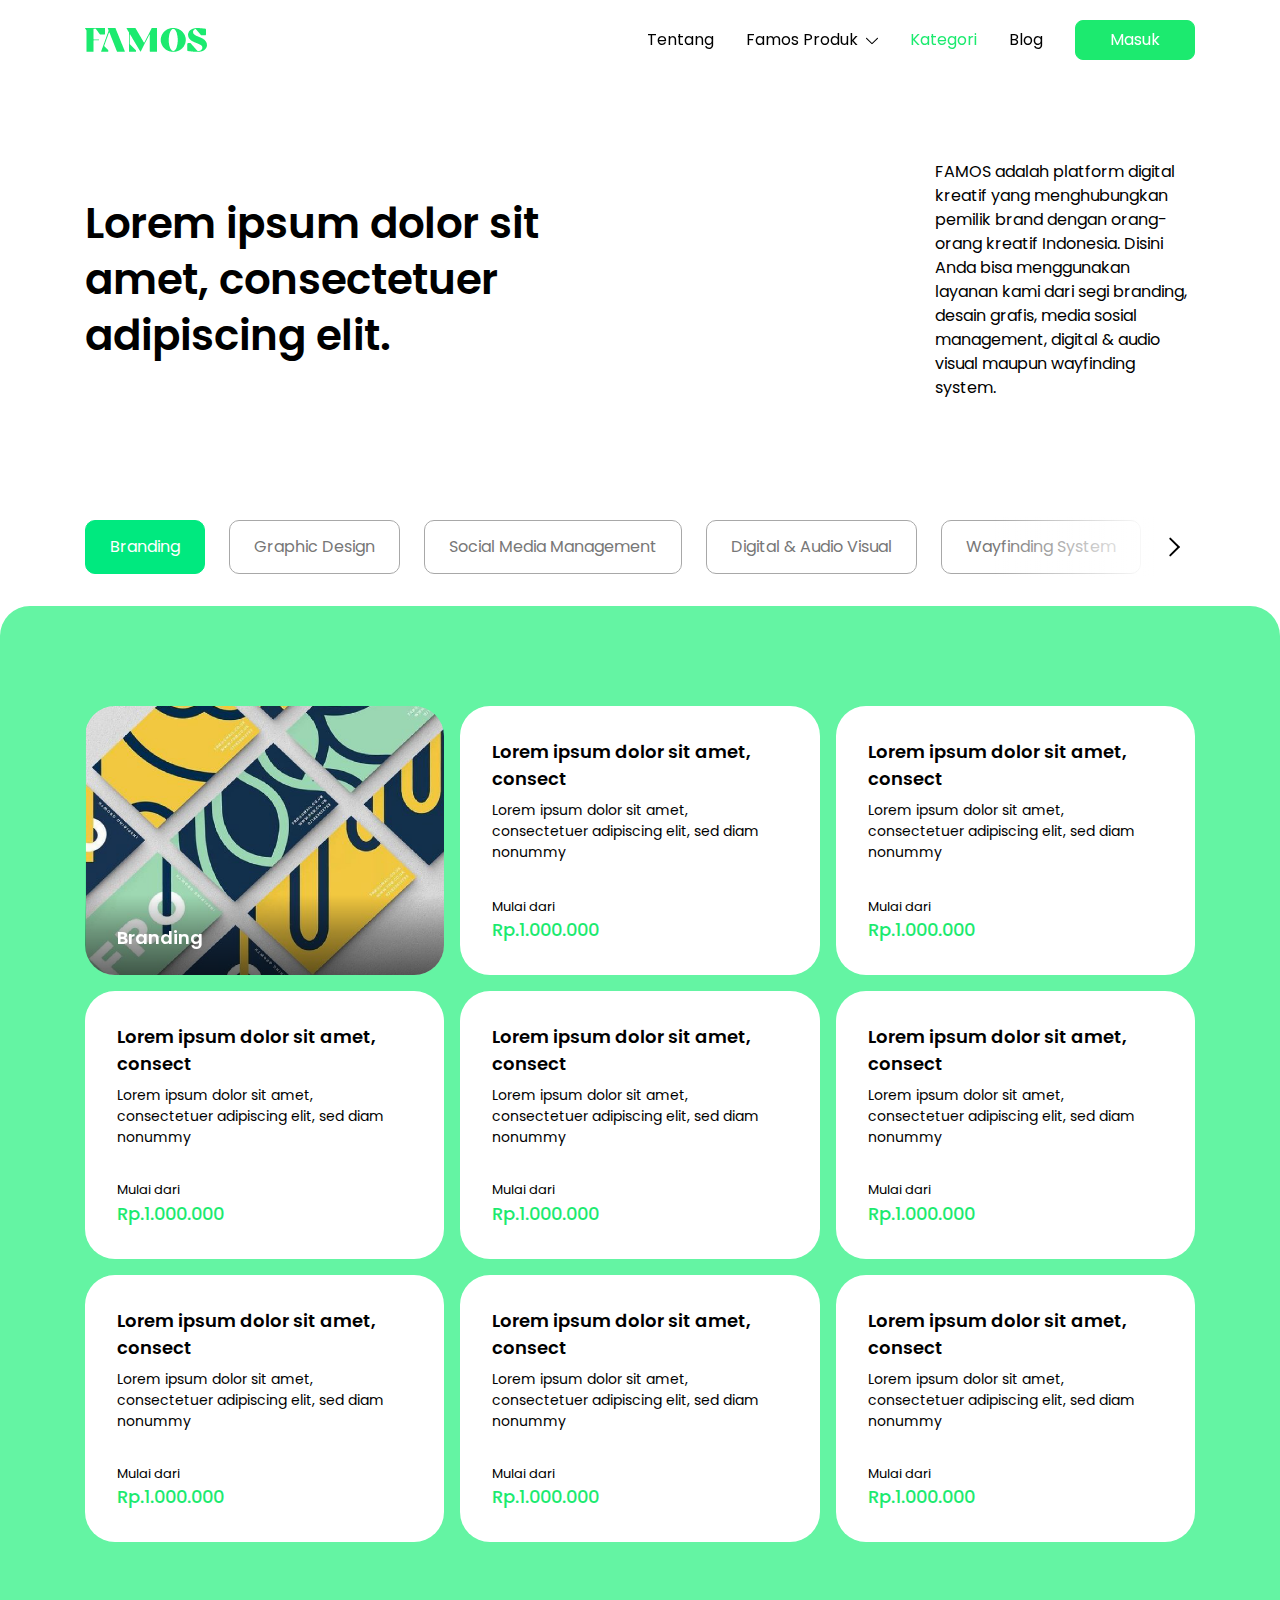
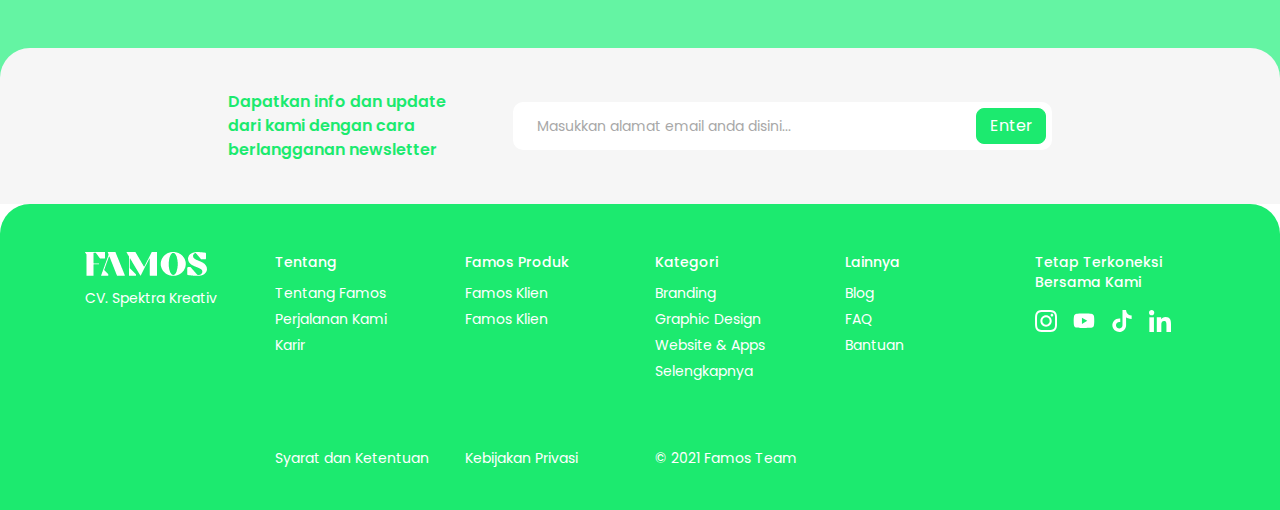
<file: category.html>
<!DOCTYPE html>
<html lang="en">
  <head>
    <meta charset="UTF-8"/>
    <meta http-equiv="X-UA-Compatible" content="IE=edge,chrome=1"/>
    <meta name="viewport" content="width=device-width, initial-scale=1"/>
    <meta name="description" content=""/>
    <meta name="author" content=""/>
    <meta name="theme-color" content="#4C9F70"/>
    <title>FAMOS</title>
    <link rel="shortcut icon" href="favicon.ico"/>
    <link rel="stylesheet" href="styles/plugins.css"/>
    <link rel="stylesheet" href="styles/main.css?v=213"/>
  </head>
  <body>
    <header class="header" id="header">
      <div class="container">
        <div class="row">
          <div class="col-md-2"><a class="header__logo" href="home.html"><img src="images/logo-famos.png"/></a>
            <div class="menu-icon"><span> </span><span> </span></div>
          </div>
          <div class="col-md-10">
            <div class="header__menu">
              <ul class="main-menu">
                <li class="main-menu__item"><a class="main-menu__link" href="about.html">Tentang</a></li>
                <li class="main-menu__item has-sub"><a class="main-menu__link" href="#">Famos Produk<img class="icon svg" src="images/ic-chevron-down.svg"/></a>
                  <ul class="sub-menu">
                    <li class="sub-menu__item menu-klien"><a class="sub-menu__link" href="famos-klien.html">Famos Klien</a></li>
                    <li class="sub-menu__item menu-talenta"><a class="sub-menu__link" href="famos-talenta.html">Famos Talenta</a></li>
                  </ul>
                </li>
                <li class="main-menu__item active"><a class="main-menu__link" href="category.html">Kategori</a></li>
                <li class="main-menu__item"><a class="main-menu__link" href="blog.html">Blog</a></li>
                <li class="main-menu__item hide-sm"><a class="btn btn-primary" href="login.html">Masuk</a></li>
              </ul>
              <div class="menu-bot sm-only">
                <div class="container">
                  <div class="menu-action"><a class="btn btn-border" href="login.html">Masuk</a><a class="btn btn-border" href="signup.html">Daftar</a></div>
                </div>
                <div class="menu-bot-ft">
                  <div class="container">
                    <div class="menu-social">
                      <div class="item"><a href="#"><img src="images/ib-instagram.svg"/></a></div>
                      <div class="item"><a href="#"><img src="images/ib-youtube.svg"/></a></div>
                      <div class="item"><a href="#"><img src="images/ib-tiktok.svg"/></a></div>
                      <div class="item"><a href="#"><img src="images/ib-linkedin.svg"/></a></div>
                    </div>
                    <div class="row">
                      <div class="col-6"><a href="#">Syarat dan Ketentuan</a></div>
                      <div class="col-6"><a href="#">Kebijakan Privasi</a></div>
                      <div class="col-12"><span class="copy">&copy; 2021 Famos Team</span></div>
                    </div>
                  </div>
                </div>
              </div>
            </div>
          </div>
        </div>
      </div>
    </header>
    <main>
      <section class="masthead masthead--category">
        <div class="container">
          <div class="row align-items-center">
            <div class="col-md-6">
              <div class="masthead__content">
                <h1 class="masthead__title">Lorem ipsum dolor sit amet, consectetuer adipiscing elit.</h1>
              </div>
            </div>
            <div class="col-md-4 offset-md-2">
              <div class="masthead__desc" style="width:260px;float:right;">
                <p>FAMOS adalah platform digital kreatif yang menghubungkan pemilik brand dengan orang-orang kreatif Indonesia. Disini Anda bisa menggunakan layanan kami dari segi branding, desain grafis, media sosial management, digital & audio visual maupun wayfinding system.</p>
              </div>
            </div>
          </div>
        </div>
      </section>
      <section class="category-nav">
        <div class="container">
          <div class="slider-nav owl-carousel">
            <div class="slider__item"><a class="current" href="#">Branding</a></div>
            <div class="slider__item"><a href="#">Graphic Design</a></div>
            <div class="slider__item"><a href="#">Social Media Management</a></div>
            <div class="slider__item"><a href="#">Digital & Audio Visual</a></div>
            <div class="slider__item"><a href="#">Wayfinding System</a></div>
            <div class="slider__item"><a href="#">Website & Apps</a></div>
          </div>
        </div>
      </section>
      <section class="page-category">
        <div class="container">
          <div class="row item-grid">
            <div class="col-md-4 item">
              <div class="item__slider">
                <h3 class="item__title">Branding</h3>
                <div class="slider owl-carousel">
                  <div class="slider__item"><img src="images/img-category-01.png"/></div>
                  <div class="slider__item"><img src="images/img-category-02.png"/></div>
                </div>
              </div>
            </div>
            <div class="col-md-4 item"><a class="item__wrap" href="#">
                <h3 class="item__title">Lorem ipsum dolor sit amet, consect</h3>
                <div class="item__desc">
                  <p>Lorem ipsum dolor sit amet, consectetuer adipiscing elit, sed diam nonummy</p>
                </div>
                <div class="item__price"> <small>Mulai dari</small><span class="price">Rp.1.000.000</span></div></a></div>
            <div class="col-md-4 item"><a class="item__wrap" href="#">
                <h3 class="item__title">Lorem ipsum dolor sit amet, consect</h3>
                <div class="item__desc">
                  <p>Lorem ipsum dolor sit amet, consectetuer adipiscing elit, sed diam nonummy</p>
                </div>
                <div class="item__price"> <small>Mulai dari</small><span class="price">Rp.1.000.000</span></div></a></div>
            <div class="col-md-4 item"><a class="item__wrap" href="#">
                <h3 class="item__title">Lorem ipsum dolor sit amet, consect</h3>
                <div class="item__desc">
                  <p>Lorem ipsum dolor sit amet, consectetuer adipiscing elit, sed diam nonummy</p>
                </div>
                <div class="item__price"> <small>Mulai dari</small><span class="price">Rp.1.000.000</span></div></a></div>
            <div class="col-md-4 item"><a class="item__wrap" href="#">
                <h3 class="item__title">Lorem ipsum dolor sit amet, consect</h3>
                <div class="item__desc">
                  <p>Lorem ipsum dolor sit amet, consectetuer adipiscing elit, sed diam nonummy</p>
                </div>
                <div class="item__price"> <small>Mulai dari</small><span class="price">Rp.1.000.000</span></div></a></div>
            <div class="col-md-4 item"><a class="item__wrap" href="#">
                <h3 class="item__title">Lorem ipsum dolor sit amet, consect</h3>
                <div class="item__desc">
                  <p>Lorem ipsum dolor sit amet, consectetuer adipiscing elit, sed diam nonummy</p>
                </div>
                <div class="item__price"> <small>Mulai dari</small><span class="price">Rp.1.000.000</span></div></a></div>
            <div class="col-md-4 item"><a class="item__wrap" href="#">
                <h3 class="item__title">Lorem ipsum dolor sit amet, consect</h3>
                <div class="item__desc">
                  <p>Lorem ipsum dolor sit amet, consectetuer adipiscing elit, sed diam nonummy</p>
                </div>
                <div class="item__price"> <small>Mulai dari</small><span class="price">Rp.1.000.000</span></div></a></div>
            <div class="col-md-4 item"><a class="item__wrap" href="#">
                <h3 class="item__title">Lorem ipsum dolor sit amet, consect</h3>
                <div class="item__desc">
                  <p>Lorem ipsum dolor sit amet, consectetuer adipiscing elit, sed diam nonummy</p>
                </div>
                <div class="item__price"> <small>Mulai dari</small><span class="price">Rp.1.000.000</span></div></a></div>
            <div class="col-md-4 item"><a class="item__wrap" href="#">
                <h3 class="item__title">Lorem ipsum dolor sit amet, consect</h3>
                <div class="item__desc">
                  <p>Lorem ipsum dolor sit amet, consectetuer adipiscing elit, sed diam nonummy</p>
                </div>
                <div class="item__price"> <small>Mulai dari</small><span class="price">Rp.1.000.000</span></div></a></div>
          </div>
        </div>
      </section>
      <section class="block-cta block-cta--category">
        <div class="container">
          <div class="row justify-content-center">
            <div class="col-md-9">
              <div class="row justify-content-center align-items-center">
                <div class="col-md-4">
                  <h2 class="block-cta__title">Dapatkan info dan update<br>dari kami dengan cara berlangganan newsletter</h2>
                </div>
                <div class="col-md-8">
                  <div class="block-cta__form">
                    <form>
                      <input class="form-control" type="text" placeholder="Masukkan alamat email anda disini..."/>
                      <button class="btn btn-primary" type="submit">Enter</button>
                    </form>
                  </div>
                </div>
              </div>
            </div>
          </div>
        </div>
      </section>
    </main>
    <footer class="footer" id="footer">
      <div class="footer__main">
        <div class="container">
          <div class="row">
            <div class="col-md-2 ft-sm-top"><a class="footer__logo" href="home.html"><img src="images/logo-famos-w.png"/><span>CV. Spektra Kreativ</span></a></div>
            <div class="col-md-8 ft-sm-mid">
              <div class="row">
                <div class="col-md-3 col-6">
                  <h3 class="footer__title">Tentang</h3>
                  <ul class="footer__menu">
                    <li><a href="#">Tentang Famos</a></li>
                    <li><a href="#">Perjalanan Kami</a></li>
                    <li><a href="#">Karir</a></li>
                  </ul>
                </div>
                <div class="col-md-3 col-6">
                  <h3 class="footer__title">Famos Produk</h3>
                  <ul class="footer__menu">
                    <li><a href="#">Famos Klien</a></li>
                    <li><a href="#">Famos Klien</a></li>
                  </ul>
                </div>
                <div class="col-md-3 col-6">
                  <h3 class="footer__title">Kategori</h3>
                  <ul class="footer__menu">
                    <li><a href="#">Branding</a></li>
                    <li><a href="#">Graphic Design</a></li>
                    <li><a href="#">Website & Apps</a></li>
                    <li><a href="#">Selengkapnya</a></li>
                  </ul>
                </div>
                <div class="col-md-3 col-6">
                  <h3 class="footer__title">Lainnya</h3>
                  <ul class="footer__menu">
                    <li><a href="#">Blog</a></li>
                    <li><a href="#">FAQ</a></li>
                    <li><a href="#">Bantuan</a></li>
                  </ul>
                </div>
              </div>
            </div>
            <div class="col-md-2 ft-sm-bot">
              <h3 class="footer__title">Tetap Terkoneksi Bersama Kami</h3>
              <div class="footer__social">
                <div class="item"><a href="#"><img src="images/ib-instagram.svg"/></a></div>
                <div class="item"><a href="#"><img src="images/ib-youtube.svg"/></a></div>
                <div class="item"><a href="#"><img src="images/ib-tiktok.svg"/></a></div>
                <div class="item"><a href="#"><img src="images/ib-linkedin.svg"/></a></div>
              </div>
            </div>
          </div>
        </div>
      </div>
      <div class="footer__bottom">
        <div class="container">
          <div class="row">
            <div class="col-md-8 offset-md-2">
              <div class="row">
                <div class="col-md-3 col-6"><a href="#">Syarat dan Ketentuan</a></div>
                <div class="col-md-3 col-6"><a href="#">Kebijakan Privasi</a></div>
                <div class="col-md-6"><span>&copy; 2021 Famos Team</span></div>
              </div>
            </div>
          </div>
        </div>
      </div>
    </footer>
    <script src="plugins/jquery/jquery-3.4.1.min.js"></script>
    <script src="plugins/bootstrap/bootstrap.bundle.min.js"></script>
    <script src="plugins/owl.carousel/owl.carousel.min.js"></script>
    <script src="plugins/lity/lity.min.js"></script>
    <script src="plugins/bootstrap-select/bootstrap-select.min.js"></script>
    <script src="plugins/jquery-marquee/jquery.marquee.min.js"></script>
    <script src="plugins/switchstyler/switchstyler.min.js"></script>
    <script src="scripts/main.js"></script>
  </body>
</html>
</file>
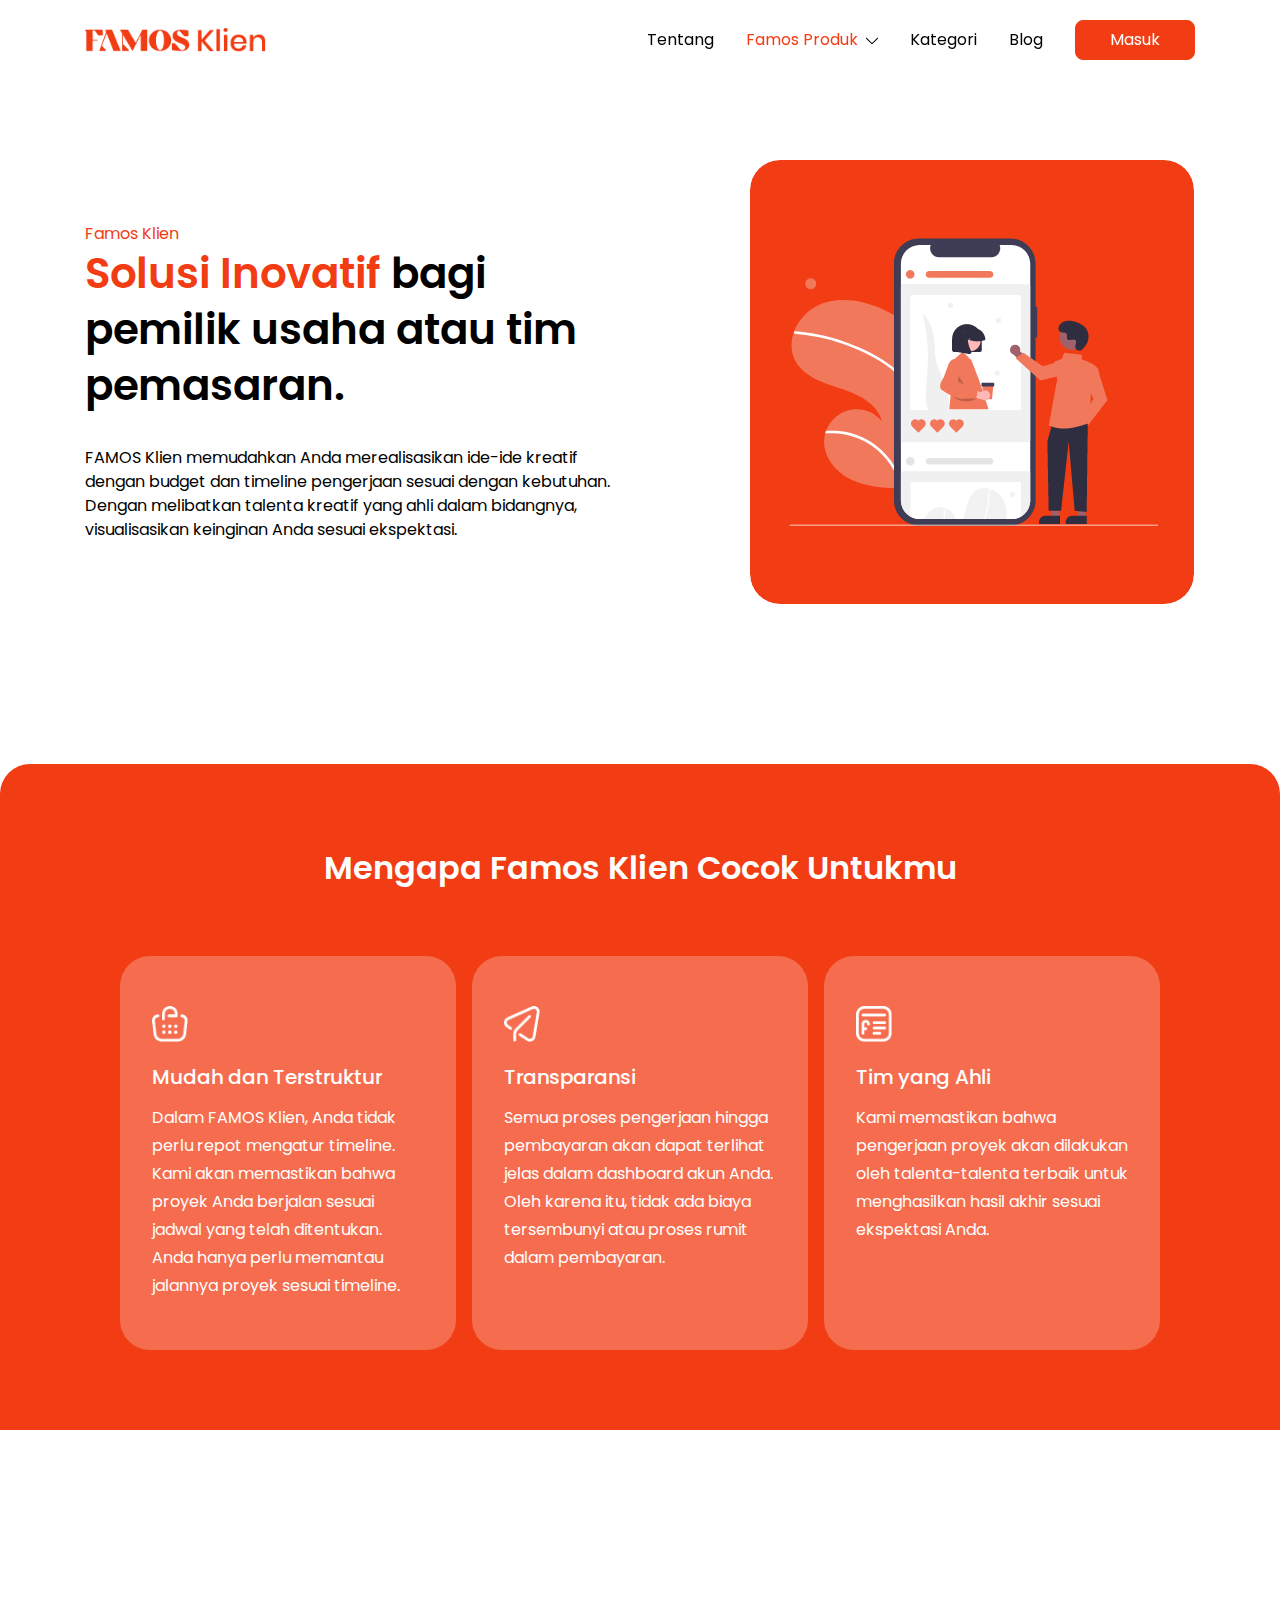
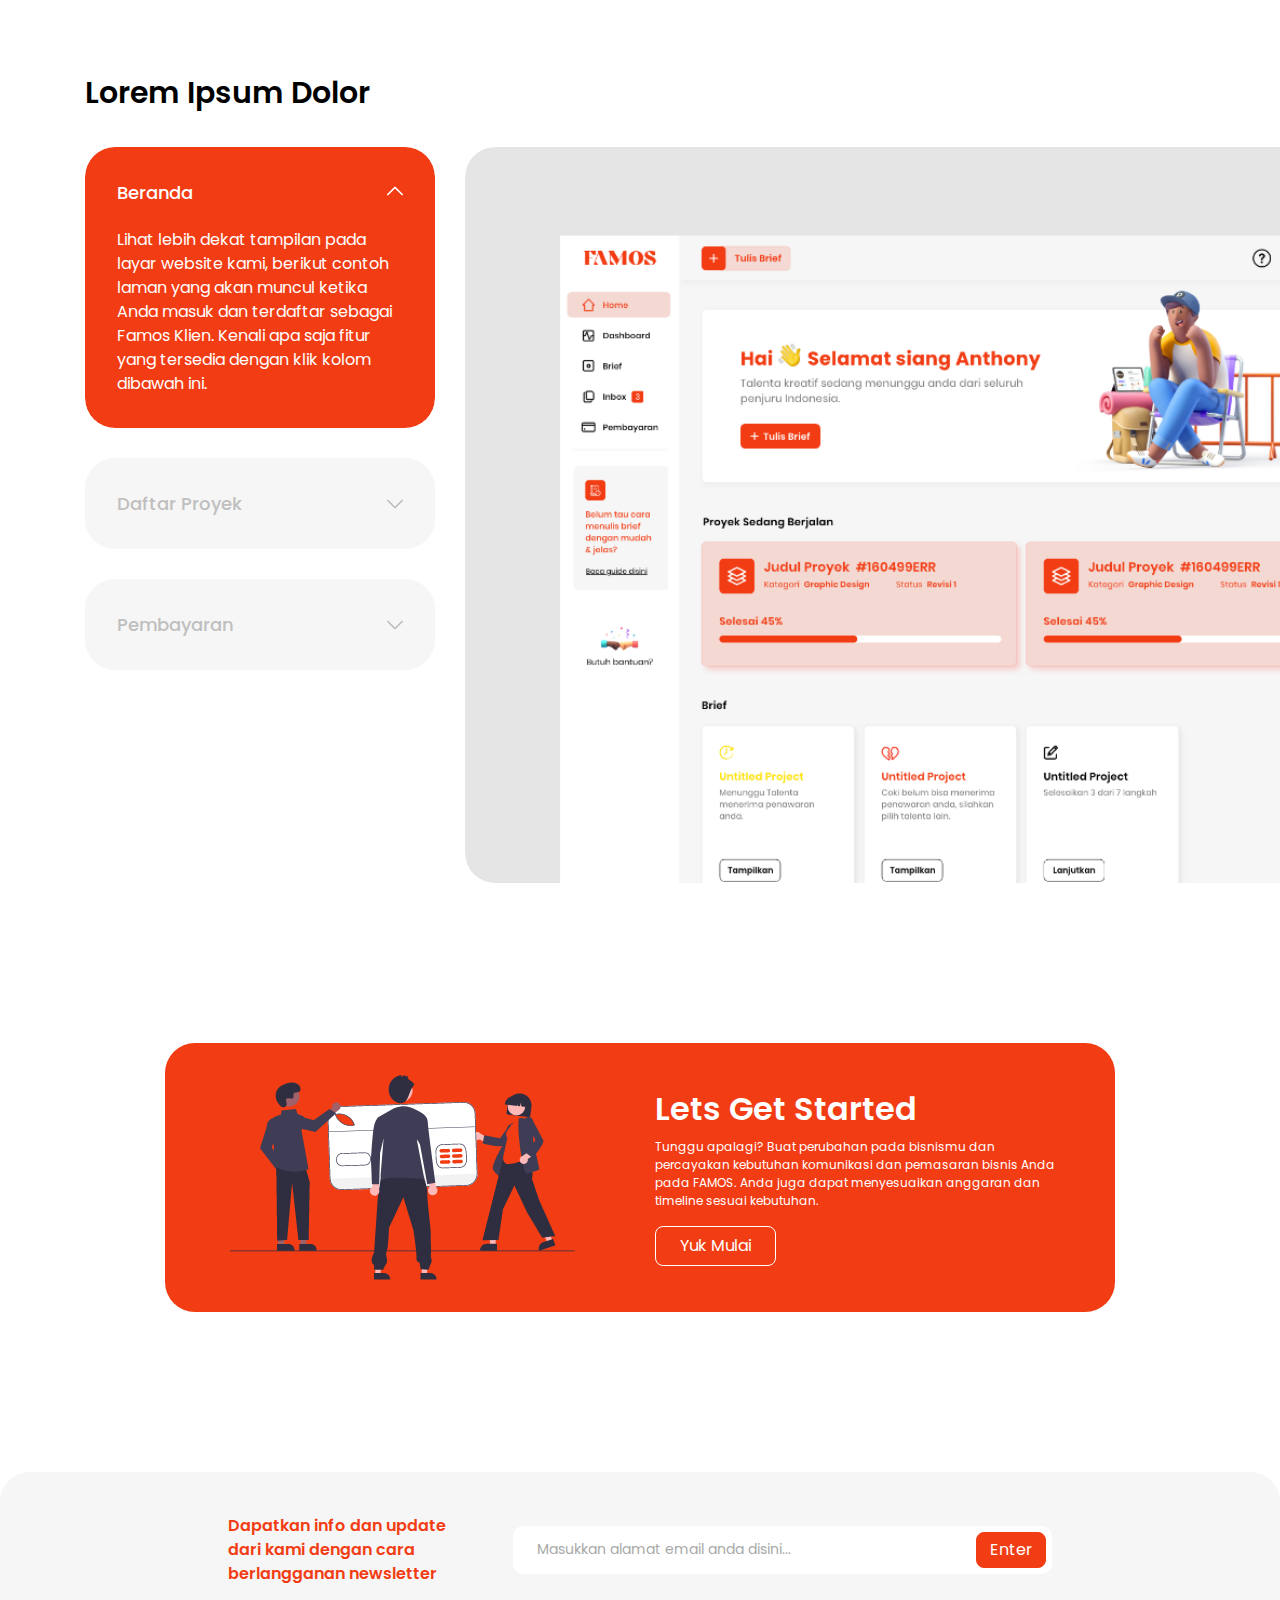
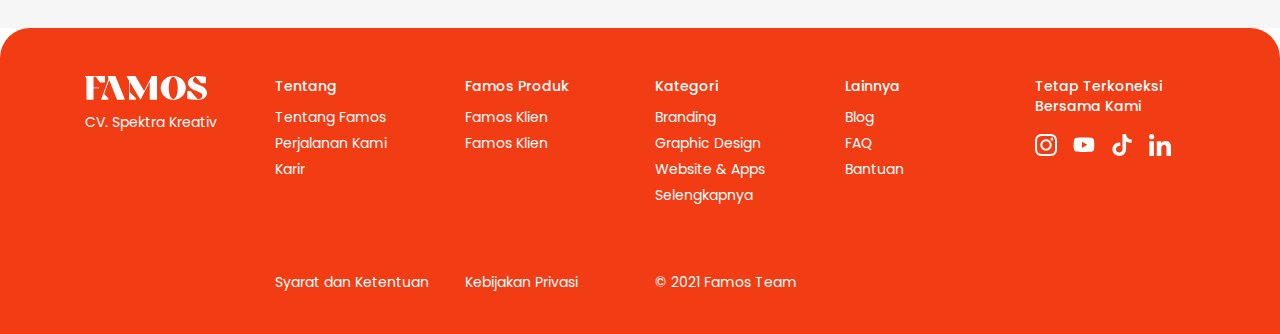
<file: famos-klien.html>
<!DOCTYPE html>
<html lang="en">
  <head>
    <meta charset="UTF-8"/>
    <meta http-equiv="X-UA-Compatible" content="IE=edge,chrome=1"/>
    <meta name="viewport" content="width=device-width, initial-scale=1"/>
    <meta name="description" content=""/>
    <meta name="author" content=""/>
    <meta name="theme-color" content="#4C9F70"/>
    <title>FAMOS</title>
    <link rel="shortcut icon" href="favicon.ico"/>
    <link rel="stylesheet" href="styles/plugins.css"/>
    <link rel="stylesheet" href="styles/main.css?v=213"/>
  </head>
  <body>
    <header class="header header--klien" id="header">
      <div class="container">
        <div class="row">
          <div class="col-md-4"><a class="header__logo" href="home.html"><img src="images/logo-famos-klien.png"/></a>
            <div class="menu-icon"><span> </span><span> </span></div>
          </div>
          <div class="col-md-8">
            <div class="header__menu">
              <ul class="main-menu">
                <li class="main-menu__item"><a class="main-menu__link" href="about.html">Tentang</a></li>
                <li class="main-menu__item has-sub active"><a class="main-menu__link" href="#">Famos Produk<img class="icon svg" src="images/ic-chevron-down.svg"/></a>
                  <ul class="sub-menu">
                    <li class="sub-menu__item menu-klien"><a class="sub-menu__link" href="famos-klien.html">Famos Klien</a></li>
                    <li class="sub-menu__item menu-talenta"><a class="sub-menu__link" href="famos-talenta.html">Famos Talenta</a></li>
                  </ul>
                </li>
                <li class="main-menu__item"><a class="main-menu__link" href="category.html">Kategori</a></li>
                <li class="main-menu__item"><a class="main-menu__link" href="blog.html">Blog</a></li>
                <li class="main-menu__item hide-sm"><a class="btn btn-klien" href="login.html">Masuk</a></li>
              </ul>
              <div class="menu-bot sm-only">
                <div class="container">
                  <div class="menu-action"><a class="btn btn-border" href="login.html">Masuk</a><a class="btn btn-border" href="signup.html">Daftar</a></div>
                </div>
                <div class="menu-bot-ft">
                  <div class="container">
                    <div class="menu-social">
                      <div class="item"><a href="#"><img src="images/ib-instagram.svg"/></a></div>
                      <div class="item"><a href="#"><img src="images/ib-youtube.svg"/></a></div>
                      <div class="item"><a href="#"><img src="images/ib-tiktok.svg"/></a></div>
                      <div class="item"><a href="#"><img src="images/ib-linkedin.svg"/></a></div>
                    </div>
                    <div class="row">
                      <div class="col-6"><a href="#">Syarat dan Ketentuan</a></div>
                      <div class="col-6"><a href="#">Kebijakan Privasi</a></div>
                      <div class="col-12"><span class="copy">&copy; 2021 Famos Team</span></div>
                    </div>
                  </div>
                </div>
              </div>
            </div>
          </div>
        </div>
      </div>
    </header>
    <main>
      <div class="page-transition"></div>
      <section class="masthead masthead--klien">
        <div class="container">
          <div class="row align-items-center">
            <div class="col-md-6">
              <div class="masthead__content"><span class="masthead__sub">Famos Klien</span>
                <h1 class="masthead__title"> <span class="hightlight">Solusi Inovatif </span>bagi pemilik usaha atau tim pemasaran.</h1>
                <div class="masthead__desc">
                  <p>FAMOS Klien memudahkan Anda merealisasikan ide-ide kreatif dengan budget dan timeline pengerjaan sesuai dengan kebutuhan. Dengan melibatkan talenta kreatif yang ahli dalam bidangnya, visualisasikan keinginan Anda sesuai ekspektasi.</p>
                </div>
              </div>
            </div>
            <div class="col-md-5 offset-md-1">
              <div class="masthead__img"><img src="images/img-masthead-02.png"/></div>
            </div>
          </div>
        </div>
      </section>
      <section class="block-feature block-feature--klien">
        <div class="container">
          <div class="row justify-content-center">
            <div class="col-md-7">
              <h2 class="block-feature__title">Mengapa Famos Klien Cocok Untukmu</h2>
            </div>
          </div>
          <div class="row items justify-content-center">
            <div class="col-md-4 col-9 item">
              <div class="item__wrap">
                <div class="item__img"><img src="images/ic-talenta-01.png"/></div>
                <h3 class="item__title">Mudah dan Terstruktur</h3>
                <p>Dalam FAMOS Klien, Anda tidak perlu repot mengatur timeline. Kami akan memastikan bahwa proyek Anda berjalan sesuai jadwal yang telah ditentukan. Anda hanya perlu memantau jalannya proyek sesuai timeline.</p>
              </div>
            </div>
            <div class="col-md-4 col-9 item">
              <div class="item__wrap">
                <div class="item__img"><img src="images/ic-talenta-02.png"/></div>
                <h3 class="item__title">Transparansi</h3>
                <p>Semua proses pengerjaan hingga pembayaran akan dapat terlihat jelas dalam dashboard akun Anda. Oleh karena itu, tidak ada biaya tersembunyi atau proses rumit dalam pembayaran.</p>
              </div>
            </div>
            <div class="col-md-4 col-9 item">
              <div class="item__wrap">
                <div class="item__img"><img src="images/ic-talenta-03.png"/></div>
                <h3 class="item__title">Tim yang Ahli</h3>
                <p>Kami memastikan bahwa pengerjaan proyek akan dilakukan oleh talenta-talenta terbaik untuk menghasilkan hasil akhir sesuai ekspektasi Anda.</p>
              </div>
            </div>
          </div>
        </div>
      </section>
      <section class="block-accord block-accord--klien">
        <div class="container">
          <h2 class="block-accord__title">Lorem Ipsum Dolor</h2>
          <div class="row">
            <div class="col-lg-4">
              <div class="block-accord__sidebar">
                <div class="accordion accordion--klien" id="acc_klien">
                  <div class="card open" data-item="0">
                    <h3 class="card-header" id="acc_klien_h01" data-toggle="collapse" data-target="#acc_klien_b01"><span>Beranda</span><span class="chevron"><svg xmlns="http://www.w3.org/2000/svg" xmlns:xlink="http://www.w3.org/1999/xlink" version="1.1" id="Layer_1" x="0px" y="0px" viewBox="0 0 512 512" style="enable-background:new 0 0 512 512;" xml:space="preserve" class="svg replaced-svg"><path style="fill:#000000;" d="M505.183,123.179c-9.087-9.087-23.824-9.089-32.912,0.002l-216.266,216.27L39.729,123.179  c-9.087-9.087-23.824-9.089-32.912,0.002c-9.089,9.089-9.089,23.824,0,32.912L239.55,388.82c4.364,4.364,10.283,6.816,16.455,6.816  c6.172,0,12.092-2.453,16.455-6.817l232.721-232.727C514.272,147.004,514.272,132.268,505.183,123.179z"></path></svg></span></h3>
                    <div class="collapse show" id="acc_klien_b01" data-parent="#acc_klien">
                      <div class="card-body">Lihat lebih dekat tampilan pada layar website kami, berikut contoh laman yang akan muncul ketika Anda masuk dan terdaftar sebagai Famos Klien. Kenali apa saja fitur yang tersedia dengan klik kolom dibawah ini.</div>
                      <div class="card-img"><img src="images/img-klien-01.png"/></div>
                    </div>
                  </div>
                  <div class="card" data-item="1">
                    <h3 class="card-header collapsed" id="acc_klien_h02" data-toggle="collapse" data-target="#acc_klien_b02"><span>Daftar Proyek</span><span class="chevron"><svg xmlns="http://www.w3.org/2000/svg" xmlns:xlink="http://www.w3.org/1999/xlink" version="1.1" id="Layer_1" x="0px" y="0px" viewBox="0 0 512 512" style="enable-background:new 0 0 512 512;" xml:space="preserve" class="svg replaced-svg"><path style="fill:#000000;" d="M505.183,123.179c-9.087-9.087-23.824-9.089-32.912,0.002l-216.266,216.27L39.729,123.179  c-9.087-9.087-23.824-9.089-32.912,0.002c-9.089,9.089-9.089,23.824,0,32.912L239.55,388.82c4.364,4.364,10.283,6.816,16.455,6.816  c6.172,0,12.092-2.453,16.455-6.817l232.721-232.727C514.272,147.004,514.272,132.268,505.183,123.179z"></path></svg></span></h3>
                    <div class="collapse" id="acc_klien_b02" data-parent="#acc_klien">
                      <div class="card-body">Jendela Dashboard berisi informasi tentang daftar proyek dan progress sejauh mana proyek Anda berjalan. Dalam dashboard juga terdapat sistem sortir proyek, yang memudahkan Anda untuk melihat urutan proyek yang sedang berjalan.</div>
                      <div class="card-img"><img src="images/img-klien-02.png"/></div>
                    </div>
                  </div>
                  <div class="card" data-item="2">
                    <h3 class="card-header collapsed" id="acc_klien_h03" data-toggle="collapse" data-target="#acc_klien_b03"><span>Pembayaran</span><span class="chevron"><svg xmlns="http://www.w3.org/2000/svg" xmlns:xlink="http://www.w3.org/1999/xlink" version="1.1" id="Layer_1" x="0px" y="0px" viewBox="0 0 512 512" style="enable-background:new 0 0 512 512;" xml:space="preserve" class="svg replaced-svg"><path style="fill:#000000;" d="M505.183,123.179c-9.087-9.087-23.824-9.089-32.912,0.002l-216.266,216.27L39.729,123.179  c-9.087-9.087-23.824-9.089-32.912,0.002c-9.089,9.089-9.089,23.824,0,32.912L239.55,388.82c4.364,4.364,10.283,6.816,16.455,6.816  c6.172,0,12.092-2.453,16.455-6.817l232.721-232.727C514.272,147.004,514.272,132.268,505.183,123.179z"></path></svg></span></h3>
                    <div class="collapse" id="acc_klien_b03" data-parent="#acc_klien">
                      <div class="card-body">Sistem pembayaran lebih mudah, cepat, dan praktis Memudahkan Anda melakukan pembayaran proyek yang telah dipesan. Pembayaran dapat melalui m-banking atau transfer antar bank.</div>
                      <div class="card-img"><img src="images/img-klien-03.png"/></div>
                    </div>
                  </div>
                </div>
              </div>
            </div>
            <div class="col-lg-8">
              <div class="block-accord__slider">
                <div class="slider owl-carousel" data-autoplay="false" data-loop="false">
                  <div class="slider__item">
                    <div class="img"><img src="images/img-klien-01.png"/></div>
                  </div>
                  <div class="slider__item">
                    <div class="img"><img src="images/img-klien-02.png"/></div>
                  </div>
                  <div class="slider__item">
                    <div class="img"><img src="images/img-klien-03.png"/></div>
                  </div>
                </div>
              </div>
            </div>
          </div>
        </div>
      </section>
      <section class="block-getstarted block-getstarted--klien">
        <div class="container">
          <div class="row justify-content-center">
            <div class="col-md-10">
              <div class="row block-getstarted__wrap">
                <div class="col-md-6"> 
                  <div class="block-getstarted__img"><img src="images/img-getstarted-2.png"/></div>
                </div>
                <div class="col-md-6"> 
                  <h2 class="block-getstarted__title">Lets Get Started</h2>
                  <div class="block-getstarted__desc">
                    <p>Tunggu apalagi? Buat perubahan pada bisnismu dan <br>percayakan kebutuhan komunikasi dan pemasaran bisnis Anda <br>pada FAMOS. Anda juga dapat menyesuaikan anggaran dan <br>timeline sesuai kebutuhan.</p>
                  </div>
                  <div class="block-getstarted__action"><a class="btn btn-border-white klien" href="signup-klien.html">Yuk Mulai</a></div>
                </div>
              </div>
            </div>
          </div>
        </div>
      </section>
      <section class="block-cta block-cta--klien">
        <div class="container">
          <div class="row justify-content-center">
            <div class="col-md-9">
              <div class="row justify-content-center align-items-center">
                <div class="col-md-4">
                  <h2 class="block-cta__title">Dapatkan info dan update<br>dari kami dengan cara berlangganan newsletter</h2>
                </div>
                <div class="col-md-8">
                  <div class="block-cta__form">
                    <form>
                      <input class="form-control" type="text" placeholder="Masukkan alamat email anda disini..."/>
                      <button class="btn btn-klien" type="submit">Enter</button>
                    </form>
                  </div>
                </div>
              </div>
            </div>
          </div>
        </div>
      </section>
    </main>
    <footer class="footer footer--klien" id="footer">
      <div class="footer__main">
        <div class="container">
          <div class="row">
            <div class="col-md-2 ft-sm-top"><a class="footer__logo" href="home.html"><img src="images/logo-famos-w.png"/><span>CV. Spektra Kreativ</span></a></div>
            <div class="col-md-8 ft-sm-mid">
              <div class="row">
                <div class="col-md-3 col-6">
                  <h3 class="footer__title">Tentang</h3>
                  <ul class="footer__menu">
                    <li><a href="#">Tentang Famos</a></li>
                    <li><a href="#">Perjalanan Kami</a></li>
                    <li><a href="#">Karir</a></li>
                  </ul>
                </div>
                <div class="col-md-3 col-6">
                  <h3 class="footer__title">Famos Produk</h3>
                  <ul class="footer__menu">
                    <li><a href="#">Famos Klien</a></li>
                    <li><a href="#">Famos Klien</a></li>
                  </ul>
                </div>
                <div class="col-md-3 col-6">
                  <h3 class="footer__title">Kategori</h3>
                  <ul class="footer__menu">
                    <li><a href="#">Branding</a></li>
                    <li><a href="#">Graphic Design</a></li>
                    <li><a href="#">Website & Apps</a></li>
                    <li><a href="#">Selengkapnya</a></li>
                  </ul>
                </div>
                <div class="col-md-3 col-6">
                  <h3 class="footer__title">Lainnya</h3>
                  <ul class="footer__menu">
                    <li><a href="#">Blog</a></li>
                    <li><a href="#">FAQ</a></li>
                    <li><a href="#">Bantuan</a></li>
                  </ul>
                </div>
              </div>
            </div>
            <div class="col-md-2 ft-sm-bot">
              <h3 class="footer__title">Tetap Terkoneksi Bersama Kami</h3>
              <div class="footer__social">
                <div class="item"><a href="#"><img src="images/ib-instagram.svg"/></a></div>
                <div class="item"><a href="#"><img src="images/ib-youtube.svg"/></a></div>
                <div class="item"><a href="#"><img src="images/ib-tiktok.svg"/></a></div>
                <div class="item"><a href="#"><img src="images/ib-linkedin.svg"/></a></div>
              </div>
            </div>
          </div>
        </div>
      </div>
      <div class="footer__bottom">
        <div class="container">
          <div class="row">
            <div class="col-md-8 offset-md-2">
              <div class="row">
                <div class="col-md-3 col-6"><a href="#">Syarat dan Ketentuan</a></div>
                <div class="col-md-3 col-6"><a href="#">Kebijakan Privasi</a></div>
                <div class="col-md-6"><span>&copy; 2021 Famos Team</span></div>
              </div>
            </div>
          </div>
        </div>
      </div>
    </footer>
    <script src="plugins/jquery/jquery-3.4.1.min.js"></script>
    <script src="plugins/bootstrap/bootstrap.bundle.min.js"></script>
    <script src="plugins/owl.carousel/owl.carousel.min.js"></script>
    <script src="plugins/lity/lity.min.js"></script>
    <script src="plugins/bootstrap-select/bootstrap-select.min.js"></script>
    <script src="plugins/jquery-marquee/jquery.marquee.min.js"></script>
    <script src="plugins/switchstyler/switchstyler.min.js"></script>
    <script src="scripts/main.js"></script>
  </body>
</html>
</file>
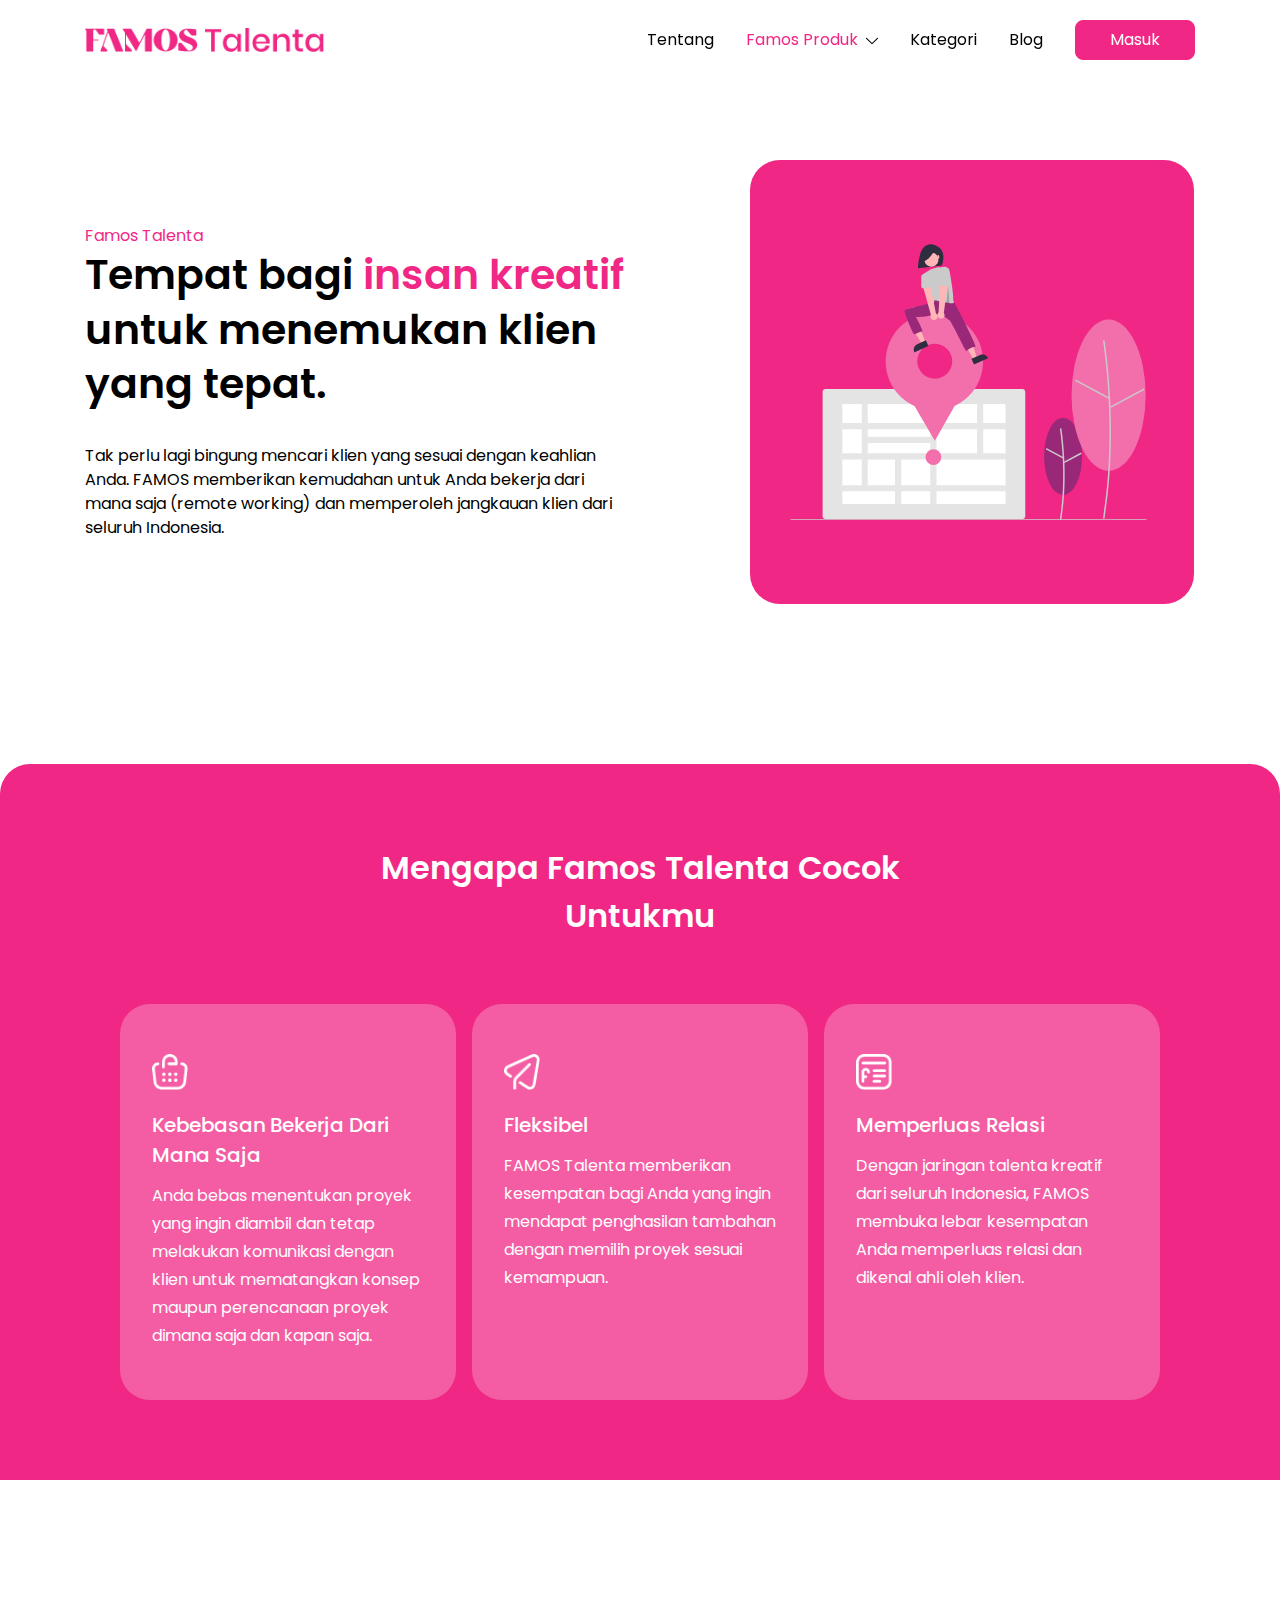
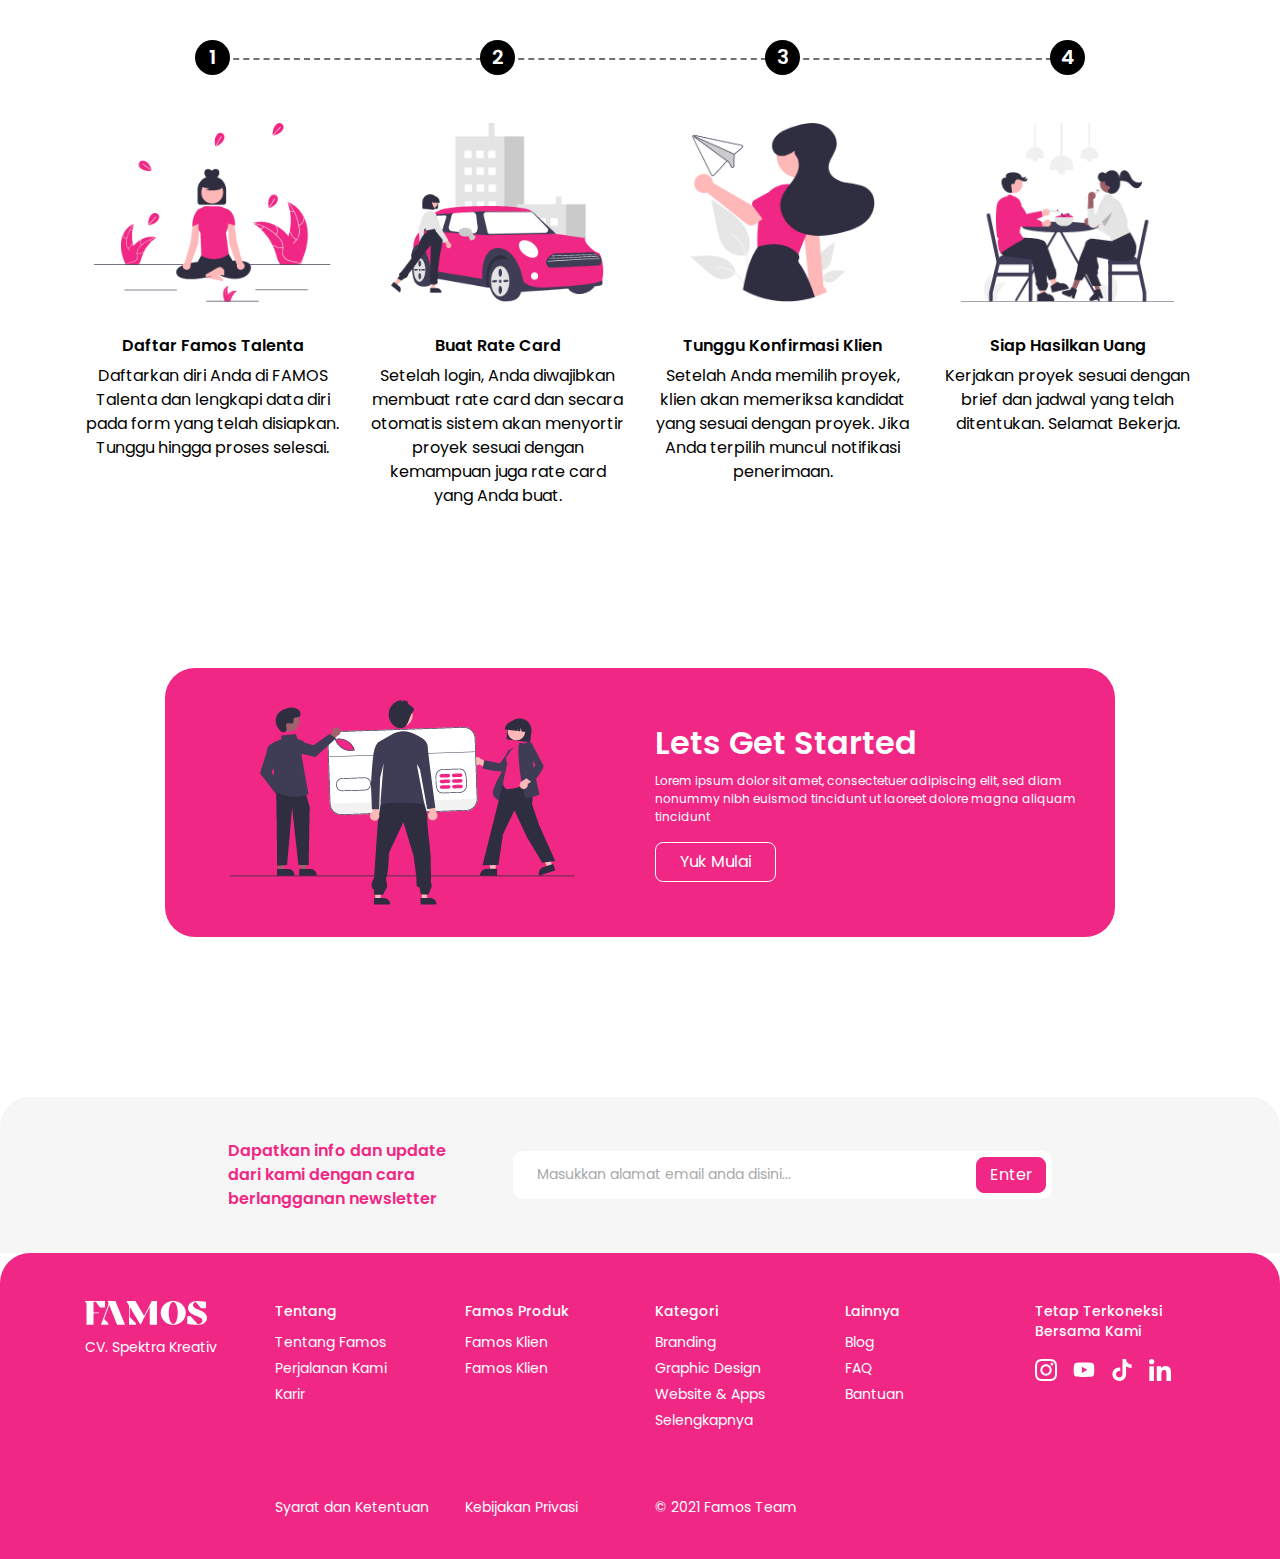
<file: famos-talenta.html>
<!DOCTYPE html>
<html lang="en">
  <head>
    <meta charset="UTF-8"/>
    <meta http-equiv="X-UA-Compatible" content="IE=edge,chrome=1"/>
    <meta name="viewport" content="width=device-width, initial-scale=1"/>
    <meta name="description" content=""/>
    <meta name="author" content=""/>
    <meta name="theme-color" content="#4C9F70"/>
    <title>FAMOS</title>
    <link rel="shortcut icon" href="favicon.ico"/>
    <link rel="stylesheet" href="styles/plugins.css"/>
    <link rel="stylesheet" href="styles/main.css?v=213"/>
  </head>
  <body>
    <header class="header header--talenta" id="header">
      <div class="container">
        <div class="row">
          <div class="col-md-4"><a class="header__logo" href="home.html"><img src="images/logo-famos-talenta.png"/></a>
            <div class="menu-icon"><span> </span><span> </span></div>
          </div>
          <div class="col-md-8">
            <div class="header__menu">
              <ul class="main-menu">
                <li class="main-menu__item"><a class="main-menu__link" href="about.html">Tentang</a></li>
                <li class="main-menu__item has-sub active"><a class="main-menu__link" href="#">Famos Produk<img class="icon svg" src="images/ic-chevron-down.svg"/></a>
                  <ul class="sub-menu">
                    <li class="sub-menu__item menu-klien"><a class="sub-menu__link" href="famos-klien.html">Famos Klien</a></li>
                    <li class="sub-menu__item menu-talenta"><a class="sub-menu__link" href="famos-talenta.html">Famos Talenta</a></li>
                  </ul>
                </li>
                <li class="main-menu__item"><a class="main-menu__link" href="category.html">Kategori</a></li>
                <li class="main-menu__item"><a class="main-menu__link" href="blog.html">Blog</a></li>
                <li class="main-menu__item hide-sm"><a class="btn btn-talenta" href="login.html">Masuk</a></li>
              </ul>
              <div class="menu-bot sm-only">
                <div class="container">
                  <div class="menu-action"><a class="btn btn-border" href="login.html">Masuk</a><a class="btn btn-border" href="signup.html">Daftar</a></div>
                </div>
                <div class="menu-bot-ft">
                  <div class="container">
                    <div class="menu-social">
                      <div class="item"><a href="#"><img src="images/ib-instagram.svg"/></a></div>
                      <div class="item"><a href="#"><img src="images/ib-youtube.svg"/></a></div>
                      <div class="item"><a href="#"><img src="images/ib-tiktok.svg"/></a></div>
                      <div class="item"><a href="#"><img src="images/ib-linkedin.svg"/></a></div>
                    </div>
                    <div class="row">
                      <div class="col-6"><a href="#">Syarat dan Ketentuan</a></div>
                      <div class="col-6"><a href="#">Kebijakan Privasi</a></div>
                      <div class="col-12"><span class="copy">&copy; 2021 Famos Team</span></div>
                    </div>
                  </div>
                </div>
              </div>
            </div>
          </div>
        </div>
      </div>
    </header>
    <main>
      <div class="page-transition"></div>
      <section class="masthead masthead--talenta">
        <div class="container">
          <div class="row align-items-center">
            <div class="col-md-6">
              <div class="masthead__content"><span class="masthead__sub">Famos Talenta</span>
                <h1 class="masthead__title">
                   Tempat bagi <span class="hightlight">insan kreatif </span>untuk menemukan klien yang tepat.</h1>
                <div class="masthead__desc">
                  <p>Tak perlu lagi bingung mencari klien yang sesuai dengan keahlian Anda. FAMOS memberikan kemudahan untuk Anda bekerja dari mana saja (remote working) dan memperoleh jangkauan klien dari seluruh Indonesia.</p>
                </div>
              </div>
            </div>
            <div class="col-md-5 offset-md-1">
              <div class="masthead__img"><img src="images/img-masthead-03.png"/></div>
            </div>
          </div>
        </div>
      </section>
      <section class="block-feature block-feature--talenta">
        <div class="container">
          <div class="row justify-content-center">
            <div class="col-md-6">
              <h2 class="block-feature__title">Mengapa Famos Talenta Cocok Untukmu</h2>
            </div>
          </div>
          <div class="row items justify-content-center">
            <div class="col-md-4 col-9 item">
              <div class="item__wrap">
                <div class="item__img"><img src="images/ic-talenta-01.png"/></div>
                <h3 class="item__title">Kebebasan Bekerja Dari Mana Saja</h3>
                <p>Anda bebas menentukan proyek yang ingin diambil dan tetap melakukan komunikasi dengan klien untuk mematangkan konsep maupun perencanaan proyek dimana saja dan kapan saja.</p>
              </div>
            </div>
            <div class="col-md-4 col-9 item">
              <div class="item__wrap">
                <div class="item__img"><img src="images/ic-talenta-02.png"/></div>
                <h3 class="item__title">Fleksibel</h3>
                <p>FAMOS Talenta memberikan kesempatan bagi Anda yang ingin mendapat penghasilan tambahan dengan memilih proyek sesuai kemampuan.</p>
              </div>
            </div>
            <div class="col-md-4 col-9 item">
              <div class="item__wrap">
                <div class="item__img"><img src="images/ic-talenta-03.png"/></div>
                <h3 class="item__title">Memperluas Relasi</h3>
                <p>Dengan jaringan talenta kreatif dari seluruh Indonesia, FAMOS membuka lebar kesempatan Anda memperluas relasi dan dikenal ahli oleh klien.</p>
              </div>
            </div>
          </div>
        </div>
      </section>
      <section class="block-steps block-steps--talenta"> 
        <div class="container">
          <div class="row steps slider-xs" data-autplay="false" data-loop="false">
            <div class="col-md-3 step">
              <div class="step__number"><span>1</span></div>
              <div class="step__img"><img src="images/img-step-01.png"/></div>
              <h3 class="step__title">Daftar Famos Talenta</h3>
              <div class="step__desc">
                <p>Daftarkan diri Anda di FAMOS Talenta dan lengkapi data diri pada form yang telah disiapkan. Tunggu hingga proses selesai.</p>
              </div>
            </div>
            <div class="col-md-3 step">
              <div class="step__number"><span>2</span></div>
              <div class="step__img"><img src="images/img-step-02.png"/></div>
              <h3 class="step__title">Buat Rate Card</h3>
              <div class="step__desc">
                <p>Setelah login, Anda diwajibkan membuat rate card dan secara otomatis sistem akan menyortir proyek sesuai dengan kemampuan juga rate card yang Anda buat.</p>
              </div>
            </div>
            <div class="col-md-3 step">
              <div class="step__number"><span>3</span></div>
              <div class="step__img"><img src="images/img-step-03.png"/></div>
              <h3 class="step__title">Tunggu Konfirmasi Klien</h3>
              <div class="step__desc">
                <p>Setelah Anda memilih proyek, klien akan memeriksa kandidat yang sesuai dengan proyek. Jika Anda terpilih muncul notifikasi penerimaan.</p>
              </div>
            </div>
            <div class="col-md-3 step">
              <div class="step__number"><span>4</span></div>
              <div class="step__img"><img src="images/img-step-04.png"/></div>
              <h3 class="step__title">Siap Hasilkan Uang</h3>
              <div class="step__desc">
                <p>Kerjakan proyek sesuai dengan brief dan jadwal yang telah ditentukan. Selamat Bekerja.</p>
              </div>
            </div>
          </div>
        </div>
      </section>
      <section class="block-getstarted block-getstarted--talenta">
        <div class="container">
          <div class="row justify-content-center">
            <div class="col-md-10">
              <div class="row block-getstarted__wrap">
                <div class="col-md-6"> 
                  <div class="block-getstarted__img"><img src="images/img-getstarted.png"/></div>
                </div>
                <div class="col-md-6"> 
                  <h2 class="block-getstarted__title">Lets Get Started</h2>
                  <div class="block-getstarted__desc">
                    <p>Lorem ipsum dolor sit amet, consectetuer adipiscing elit, sed diam nonummy nibh euismod tincidunt ut laoreet dolore magna aliquam tincidunt</p>
                  </div>
                  <div class="block-getstarted__action"><a class="btn btn-border-white talenta" href="signup-talenta.html">Yuk Mulai</a></div>
                </div>
              </div>
            </div>
          </div>
        </div>
      </section>
      <section class="block-cta block-cta--talenta">
        <div class="container">
          <div class="row justify-content-center">
            <div class="col-md-9">
              <div class="row justify-content-center align-items-center">
                <div class="col-md-4">
                  <h2 class="block-cta__title">Dapatkan info dan update<br>dari kami dengan cara berlangganan newsletter</h2>
                </div>
                <div class="col-md-8">
                  <div class="block-cta__form">
                    <form>
                      <input class="form-control" type="text" placeholder="Masukkan alamat email anda disini..."/>
                      <button class="btn btn-talenta" type="submit">Enter</button>
                    </form>
                  </div>
                </div>
              </div>
            </div>
          </div>
        </div>
      </section>
    </main>
    <footer class="footer footer--talenta" id="footer">
      <div class="footer__main">
        <div class="container">
          <div class="row">
            <div class="col-md-2 ft-sm-top"><a class="footer__logo" href="home.html"><img src="images/logo-famos-w.png"/><span>CV. Spektra Kreativ</span></a></div>
            <div class="col-md-8 ft-sm-mid">
              <div class="row">
                <div class="col-md-3 col-6">
                  <h3 class="footer__title">Tentang</h3>
                  <ul class="footer__menu">
                    <li><a href="#">Tentang Famos</a></li>
                    <li><a href="#">Perjalanan Kami</a></li>
                    <li><a href="#">Karir</a></li>
                  </ul>
                </div>
                <div class="col-md-3 col-6">
                  <h3 class="footer__title">Famos Produk</h3>
                  <ul class="footer__menu">
                    <li><a href="#">Famos Klien</a></li>
                    <li><a href="#">Famos Klien</a></li>
                  </ul>
                </div>
                <div class="col-md-3 col-6">
                  <h3 class="footer__title">Kategori</h3>
                  <ul class="footer__menu">
                    <li><a href="#">Branding</a></li>
                    <li><a href="#">Graphic Design</a></li>
                    <li><a href="#">Website & Apps</a></li>
                    <li><a href="#">Selengkapnya</a></li>
                  </ul>
                </div>
                <div class="col-md-3 col-6">
                  <h3 class="footer__title">Lainnya</h3>
                  <ul class="footer__menu">
                    <li><a href="#">Blog</a></li>
                    <li><a href="#">FAQ</a></li>
                    <li><a href="#">Bantuan</a></li>
                  </ul>
                </div>
              </div>
            </div>
            <div class="col-md-2 ft-sm-bot">
              <h3 class="footer__title">Tetap Terkoneksi Bersama Kami</h3>
              <div class="footer__social">
                <div class="item"><a href="#"><img src="images/ib-instagram.svg"/></a></div>
                <div class="item"><a href="#"><img src="images/ib-youtube.svg"/></a></div>
                <div class="item"><a href="#"><img src="images/ib-tiktok.svg"/></a></div>
                <div class="item"><a href="#"><img src="images/ib-linkedin.svg"/></a></div>
              </div>
            </div>
          </div>
        </div>
      </div>
      <div class="footer__bottom">
        <div class="container">
          <div class="row">
            <div class="col-md-8 offset-md-2">
              <div class="row">
                <div class="col-md-3 col-6"><a href="#">Syarat dan Ketentuan</a></div>
                <div class="col-md-3 col-6"><a href="#">Kebijakan Privasi</a></div>
                <div class="col-md-6"><span>&copy; 2021 Famos Team</span></div>
              </div>
            </div>
          </div>
        </div>
      </div>
    </footer>
    <script src="plugins/jquery/jquery-3.4.1.min.js"></script>
    <script src="plugins/bootstrap/bootstrap.bundle.min.js"></script>
    <script src="plugins/owl.carousel/owl.carousel.min.js"></script>
    <script src="plugins/lity/lity.min.js"></script>
    <script src="plugins/bootstrap-select/bootstrap-select.min.js"></script>
    <script src="plugins/jquery-marquee/jquery.marquee.min.js"></script>
    <script src="plugins/switchstyler/switchstyler.min.js"></script>
    <script src="scripts/main.js"></script>
  </body>
</html>
</file>
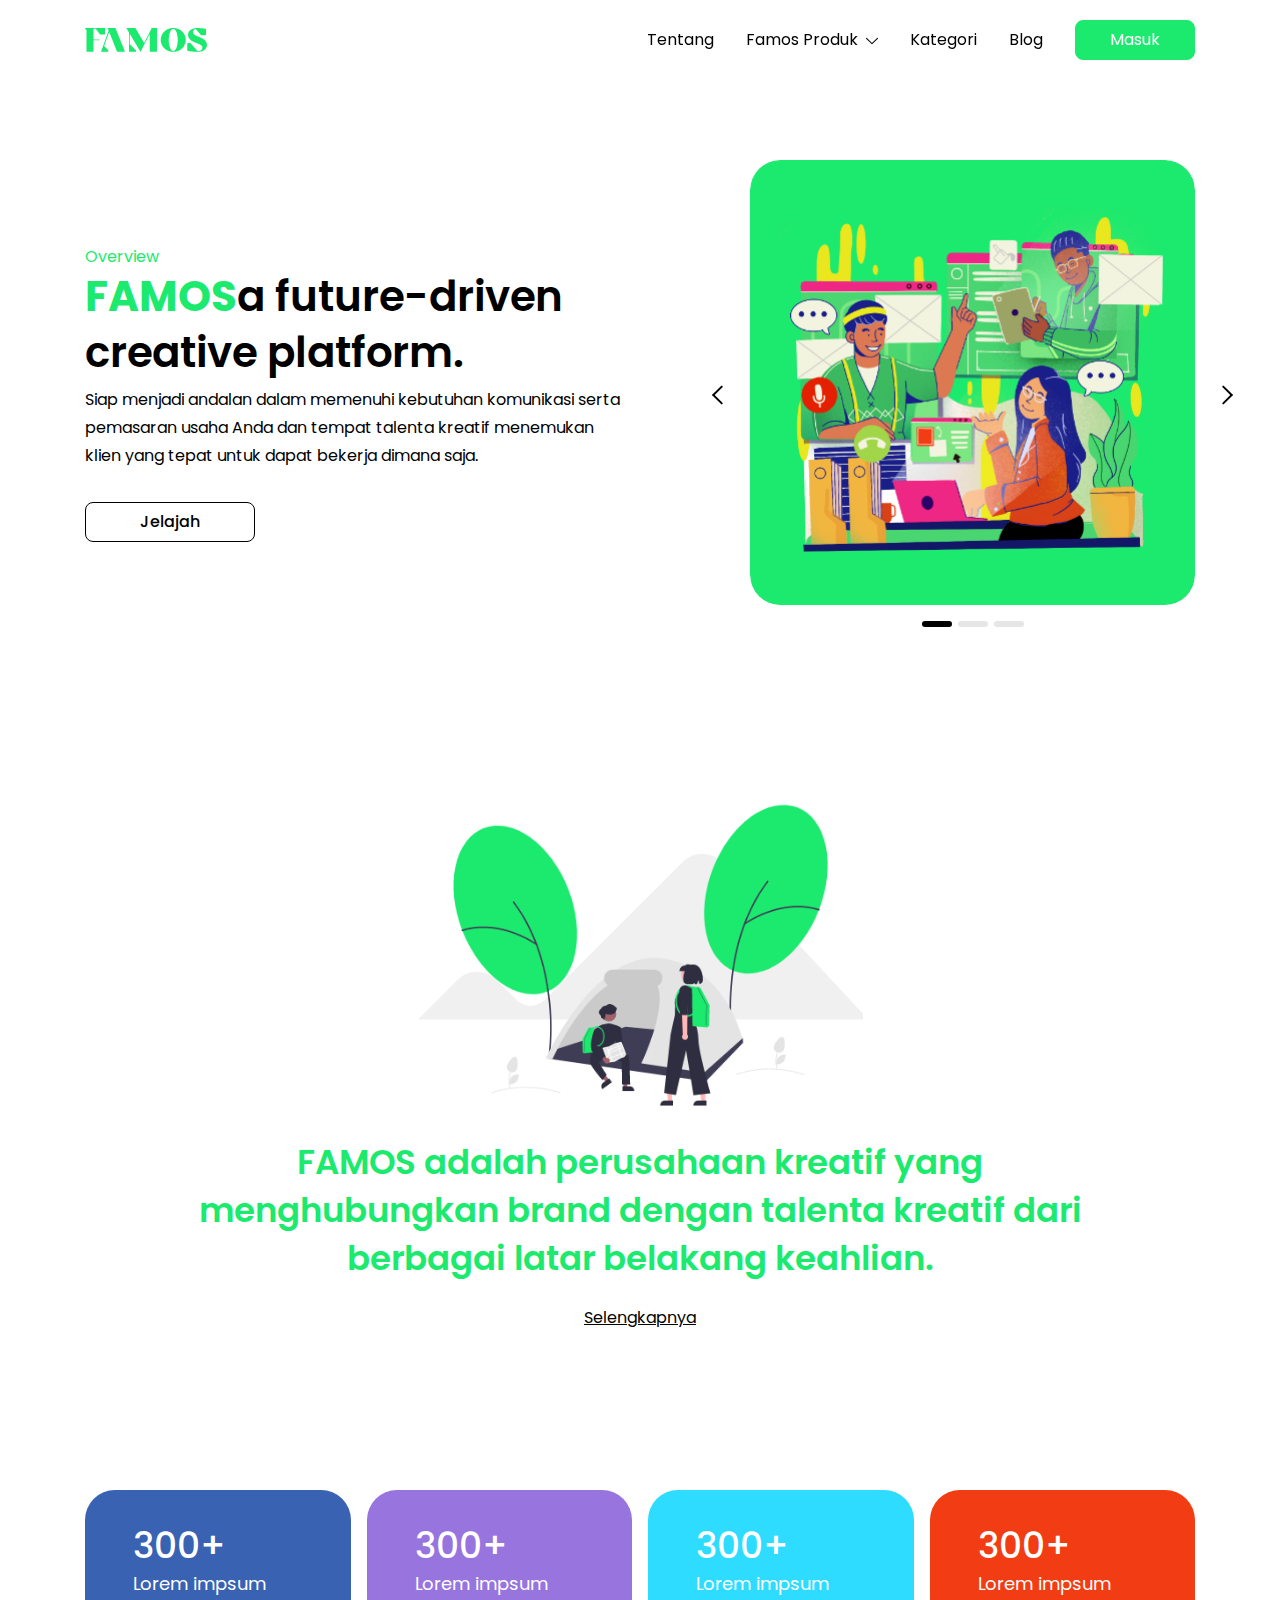
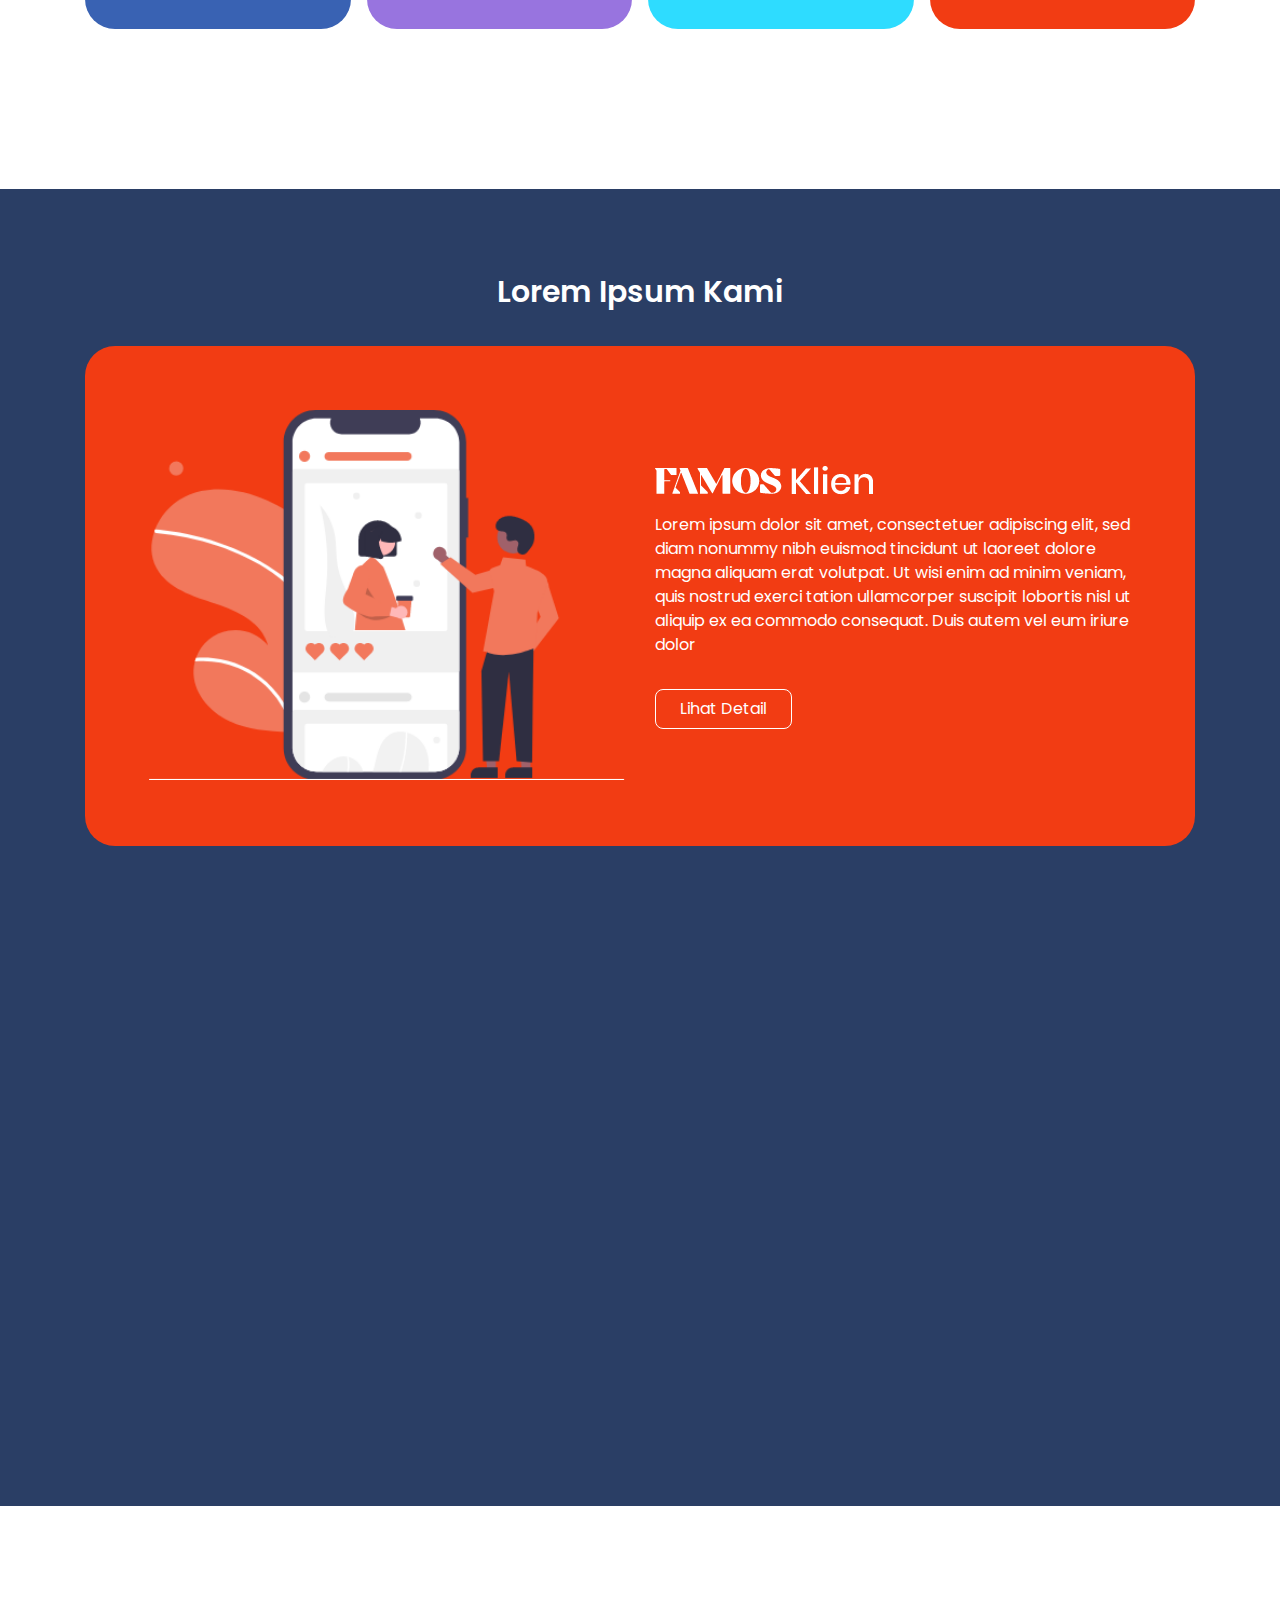
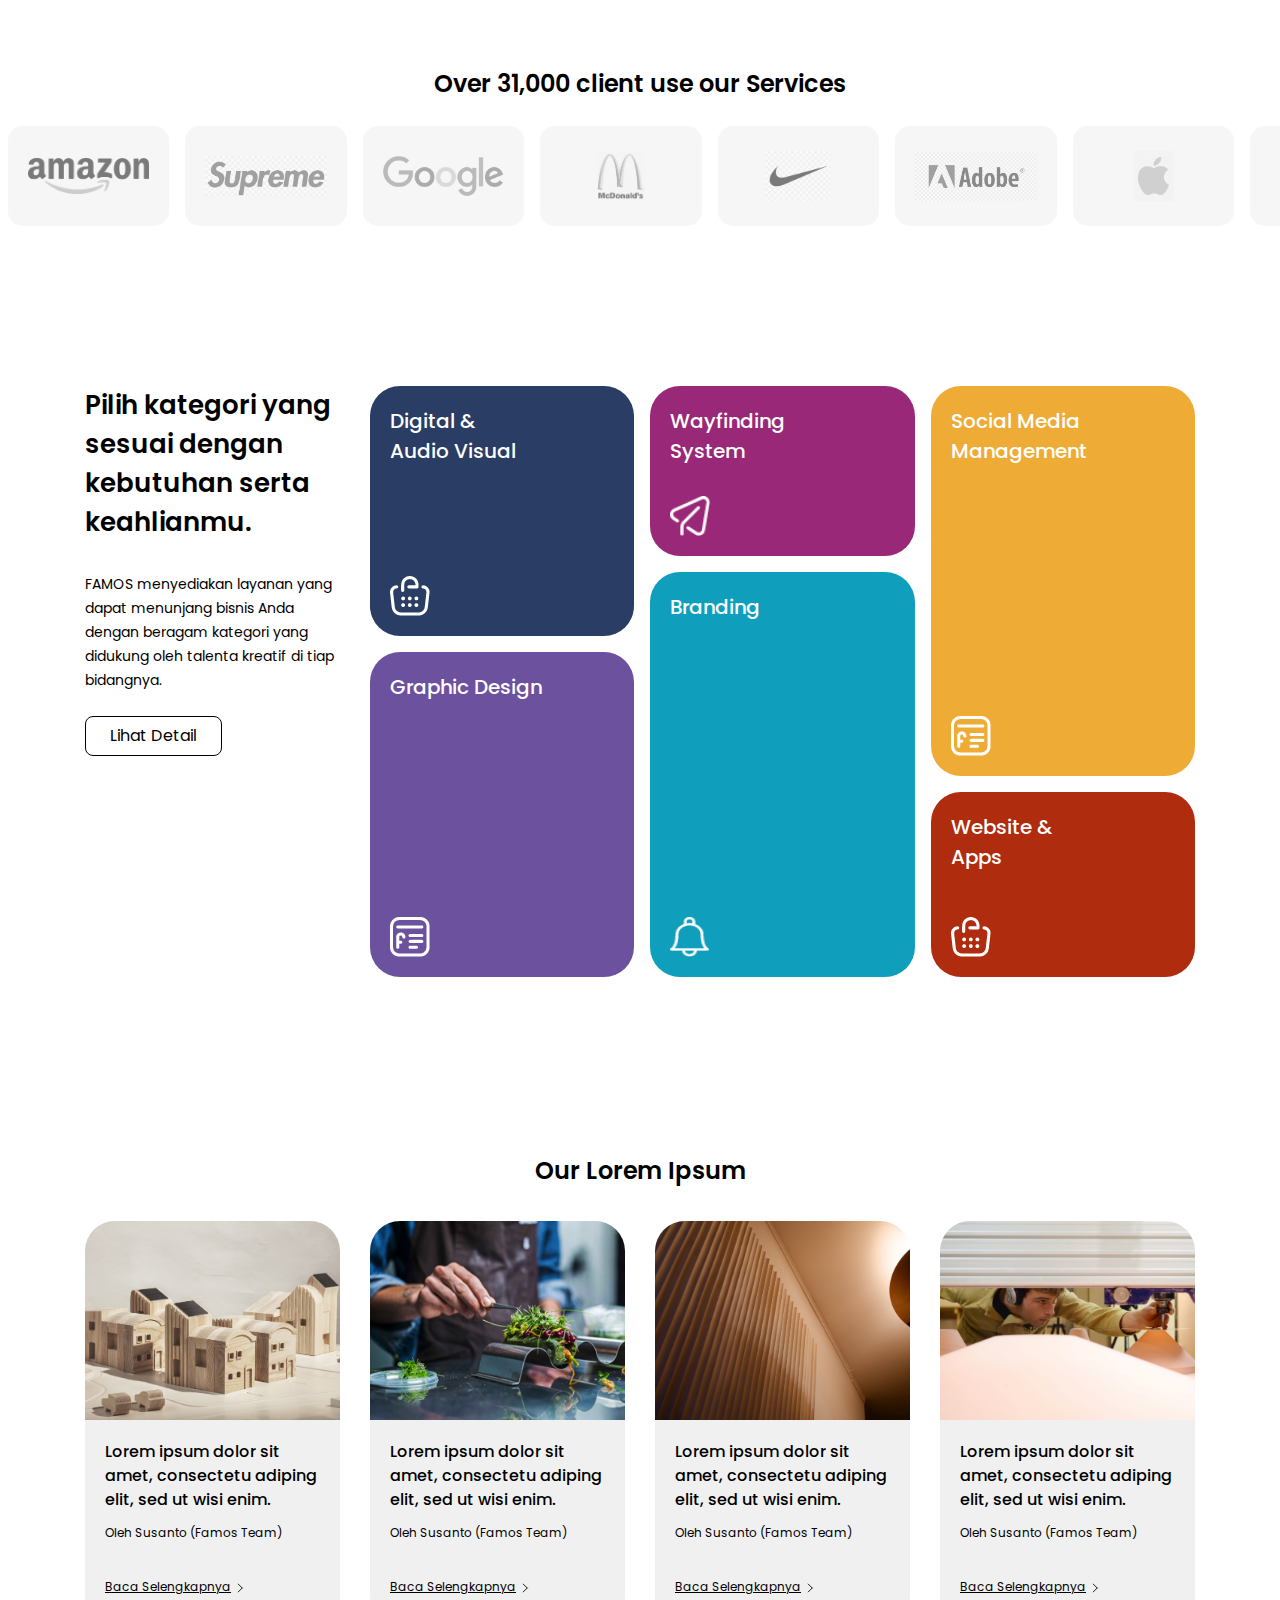
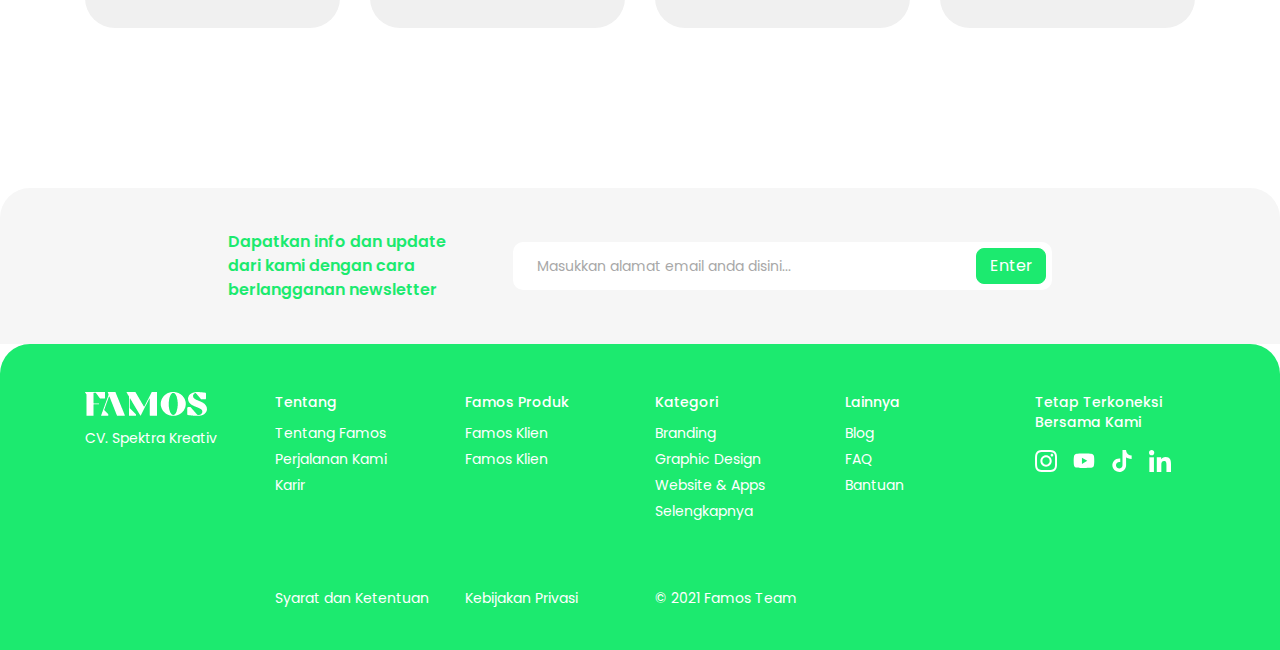
<file: home.html>
<!DOCTYPE html>
<html lang="en">
  <head>
    <meta charset="UTF-8"/>
    <meta http-equiv="X-UA-Compatible" content="IE=edge,chrome=1"/>
    <meta name="viewport" content="width=device-width, initial-scale=1"/>
    <meta name="description" content=""/>
    <meta name="author" content=""/>
    <meta name="theme-color" content="#4C9F70"/>
    <title>FAMOS</title>
    <link rel="shortcut icon" href="favicon.ico"/>
    <link rel="stylesheet" href="styles/plugins.css"/>
    <link rel="stylesheet" href="styles/main.css?v=213"/>
  </head>
  <body>
    <header class="header" id="header">
      <div class="container">
        <div class="row">
          <div class="col-md-2"><a class="header__logo" href="home.html"><img src="images/logo-famos.png"/></a>
            <div class="menu-icon"><span> </span><span> </span></div>
          </div>
          <div class="col-md-10">
            <div class="header__menu">
              <ul class="main-menu">
                <li class="main-menu__item"><a class="main-menu__link" href="about.html">Tentang</a></li>
                <li class="main-menu__item has-sub"><a class="main-menu__link" href="#">Famos Produk<img class="icon svg" src="images/ic-chevron-down.svg"/></a>
                  <ul class="sub-menu">
                    <li class="sub-menu__item menu-klien"><a class="sub-menu__link" href="famos-klien.html">Famos Klien</a></li>
                    <li class="sub-menu__item menu-talenta"><a class="sub-menu__link" href="famos-talenta.html">Famos Talenta</a></li>
                  </ul>
                </li>
                <li class="main-menu__item"><a class="main-menu__link" href="category.html">Kategori</a></li>
                <li class="main-menu__item"><a class="main-menu__link" href="blog.html">Blog</a></li>
                <li class="main-menu__item hide-sm"><a class="btn btn-primary" href="login.html">Masuk</a></li>
              </ul>
              <div class="menu-bot sm-only">
                <div class="container">
                  <div class="menu-action"><a class="btn btn-border" href="login.html">Masuk</a><a class="btn btn-border" href="signup.html">Daftar</a></div>
                </div>
                <div class="menu-bot-ft">
                  <div class="container">
                    <div class="menu-social">
                      <div class="item"><a href="#"><img src="images/ib-instagram.svg"/></a></div>
                      <div class="item"><a href="#"><img src="images/ib-youtube.svg"/></a></div>
                      <div class="item"><a href="#"><img src="images/ib-tiktok.svg"/></a></div>
                      <div class="item"><a href="#"><img src="images/ib-linkedin.svg"/></a></div>
                    </div>
                    <div class="row">
                      <div class="col-6"><a href="#">Syarat dan Ketentuan</a></div>
                      <div class="col-6"><a href="#">Kebijakan Privasi</a></div>
                      <div class="col-12"><span class="copy">&copy; 2021 Famos Team</span></div>
                    </div>
                  </div>
                </div>
              </div>
            </div>
          </div>
        </div>
      </div>
    </header>
    <main>
      <section class="masthead masthead--home">
        <div class="container">
          <div class="row align-items-center">
            <div class="col-md-6">
              <div class="masthead__content active-1"><span class="masthead__sub"> 
                  <div class="item active" data-item="1" style="color: #1CEA6F">Overview</div>
                  <div class="item" data-item="2" style="color: #F23C13">Famos Klien</div>
                  <div class="item" data-item="3" style="color: #F02784">Famos Talenta</div></span>
                <h1 class="masthead__title"> 
                  <div class="item-title active" data-item="1"> <span class="title"><b class="hightlight" style="color: #1CEA6F">FAMOS</b>a future-driven creative platform.</span><span class="desc">Siap menjadi andalan dalam memenuhi kebutuhan komunikasi serta pemasaran usaha Anda dan tempat talenta kreatif menemukan klien yang tepat untuk dapat bekerja dimana saja.</span></div>
                  <div class="item-title" data-item="2"><span class="title">Smart solutions, real-time <b class="hightlight" style="color: #F23C13">results.</b></span><span class="desc">FAMOS Klien akan merealisasikan kebutuhan bisnis Anda untuk meningkatkan performa penjualan sesuai dengan anggaran yang tersedia.</span></div>
                  <div class="item-title" data-item="3"><span class="title">Smart solutions, real-time <b class="hightlight" style="color: #F02784">results.</b></span><span class="desc">FAMOS Klien akan merealisasikan kebutuhan bisnis Anda untuk meningkatkan performa penjualan sesuai dengan anggaran yang tersedia.</span></div>
                </h1>
                <div class="masthead__action">
                  <div class="item active" data-item="1"><a class="btn btn-border" href="#">Jelajah</a></div>
                  <div class="item" data-item="2"><a class="btn btn-border" href="#">Lihat-detail</a></div>
                  <div class="item" data-item="3"><a class="btn btn-border" href="#">Test</a></div>
                </div>
              </div>
            </div>
            <div class="col-md-5 offset-md-1">
              <div class="slider owl-carousel" data-loop="true">
                <div class="slider__item" data-item="1"><img src="images/img-masthead-01.png"/></div>
                <div class="slider__item" data-item="2"><img src="images/img-masthead-02.png"/></div>
                <div class="slider__item" data-item="3"><img src="images/img-masthead-03.png"/></div>
              </div>
            </div>
          </div>
        </div>
      </section>
      <section class="block-featured block-featured--home">
        <div class="container">
          <div class="row justify-content-center">
            <div class="col-md-5">
              <div class="block-featured__img"><img src="images/img-featured-01.png"/></div>
            </div>
            <div class="col-md-10">
              <h2 class="block-featured__title">FAMOS adalah perusahaan kreatif yang menghubungkan brand dengan talenta kreatif dari berbagai latar belakang keahlian.</h2>
              <div class="block-featured__action"><a class="btn-link-black" href="#">Selengkapnya</a></div>
            </div>
            <div class="col-md-12">
              <div class="block-featured__items">
                <div class="row">
                  <div class="col-md-3 col-6 item">
                    <div class="item__wrap" style="background: #3962B3">
                      <h3 class="item__title">300+</h3><span class="item__desc">Lorem impsum</span>
                    </div>
                  </div>
                  <div class="col-md-3 col-6 item">
                    <div class="item__wrap" style="background: #9874DF">
                      <h3 class="item__title">300+</h3><span class="item__desc">Lorem impsum</span>
                    </div>
                  </div>
                  <div class="col-md-3 col-6 item">
                    <div class="item__wrap" style="background: #2EDCFF">
                      <h3 class="item__title">300+</h3><span class="item__desc">Lorem impsum</span>
                    </div>
                  </div>
                  <div class="col-md-3 col-6 item">
                    <div class="item__wrap" style="background: #F23C13">
                      <h3 class="item__title">300+</h3><span class="item__desc">Lorem impsum</span>
                    </div>
                  </div>
                </div>
              </div>
            </div>
          </div>
        </div>
      </section>
      <section class="block-product block-product--home">
        <div class="container">
          <h2 class="block-product__title">Lorem Ipsum Kami</h2>
        </div>
        <div class="block-stacks" id="blockStacks">
          <div class="wrap wrap_1">
            <div class="container">
              <div class="block-item" style="background: #F23C13">
                <div class="row align-items-center">
                  <div class="col-md-6">
                    <div class="block-item__img"><img src="images/img-produk-klien.png"/></div>
                  </div>
                  <div class="col-md-6">
                    <h3 class="block-item__title"> <img src="images/logo-famos-klien-w.png"/></h3>
                    <p>Lorem ipsum dolor sit amet, consectetuer adipiscing elit, sed diam nonummy nibh euismod tincidunt ut laoreet dolore magna aliquam erat volutpat. Ut wisi enim ad minim veniam, quis nostrud exerci tation ullamcorper suscipit lobortis nisl ut aliquip ex ea commodo consequat. Duis autem vel eum iriure dolor</p><a class="btn btn-border-white" href="famos-klien.html">Lihat Detail</a>
                  </div>
                </div>
              </div>
            </div>
          </div>
          <div class="wrap wrap_2">
            <div class="container">
              <div class="block-item" style="background: #F02784">
                <div class="row align-items-center">
                  <div class="col-md-6">
                    <div class="block-item__img"><img src="images/img-produk-talenta.png"/></div>
                  </div>
                  <div class="col-md-6">
                    <h3 class="block-item__title"> <img src="images/logo-famos-talenta-w.png"/></h3>
                    <p>Lorem ipsum dolor sit amet, consectetuer adipiscing elit, sed diam nonummy nibh euismod tincidunt ut laoreet dolore magna aliquam erat volutpat. Ut wisi enim ad minim veniam, quis nostrud exerci tation ullamcorper suscipit lobortis nisl ut aliquip ex ea commodo consequat. Duis autem vel eum iriure dolor</p><a class="btn btn-border-white" href="famos-talenta.html">Lihat Detail</a>
                  </div>
                </div>
              </div>
            </div>
          </div>
        </div>
      </section>
      <section class="block-clients block-clients--home">
        <div class="container">
          <h2 class="block-clients__title">Over 31,000 client use our Services</h2>
        </div>
        <div class="block-clients__wrap marquee">
          <div class="marquee__container">
            <div class="item">
              <div class="item__wrap"><img src="images/img-logo-01.png"/></div>
            </div>
            <div class="item">
              <div class="item__wrap"><img src="images/img-logo-02.png"/></div>
            </div>
            <div class="item">
              <div class="item__wrap"><img src="images/img-logo-03.png"/></div>
            </div>
            <div class="item">
              <div class="item__wrap"><img src="images/img-logo-04.png"/></div>
            </div>
            <div class="item">
              <div class="item__wrap"><img src="images/img-logo-05.png"/></div>
            </div>
            <div class="item">
              <div class="item__wrap"><img src="images/img-logo-06.png"/></div>
            </div>
            <div class="item">
              <div class="item__wrap"><img src="images/img-logo-07.png"/></div>
            </div>
            <div class="item">
              <div class="item__wrap"><img src="images/img-logo-04.png"/></div>
            </div>
            <div class="item">
              <div class="item__wrap"><img src="images/img-logo-05.png"/></div>
            </div>
            <div class="item">
              <div class="item__wrap"><img src="images/img-logo-06.png"/></div>
            </div>
            <div class="item">
              <div class="item__wrap"><img src="images/img-logo-07.png"/></div>
            </div>
          </div>
        </div>
      </section>
      <section class="block-category block-category--home">
        <div class="container">
          <div class="row">
            <div class="col-md-3">
              <h2 class="block-category__title">Pilih kategori yang sesuai dengan kebutuhan serta keahlianmu.</h2>
              <p>FAMOS menyediakan layanan yang dapat menunjang bisnis Anda dengan beragam kategori yang didukung oleh talenta kreatif di tiap bidangnya.</p><a class="btn btn-border" href="#">Lihat Detail</a>
            </div>
            <div class="col-md-9">
              <div class="row items">
                <div class="col-md-4 col-6 item"><a class="item__wrap" href="#" style="background: #2A3E65; height: 250px">
                    <h3 class="item__title">Digital & <br>Audio Visual</h3><img class="icon" src="images/ic-cat-01.png"/></a></div>
                <div class="col-md-4 col-6 item"><a class="item__wrap" href="#" style="background: #992978; height: 170px">
                    <h3 class="item__title">Wayfinding <br>System</h3><img class="icon" src="images/ic-cat-02.png"/></a></div>
                <div class="col-md-4 col-6 item"><a class="item__wrap" href="#" style="background: #EEAC37; height: 390px">
                    <h3 class="item__title">Social Media <br>Management</h3><img class="icon" src="images/ic-cat-03.png"/></a></div>
                <div class="col-md-4 col-6 item"><a class="item__wrap" href="#" style="background: #6C529E; height: 325px; margin-top: -140px">
                    <h3 class="item__title">Graphic Design</h3><img class="icon" src="images/ic-cat-04.png"/></a></div>
                <div class="col-md-4 col-6 item"><a class="item__wrap" href="#" style="background: #0F9EBC; height: 405px; margin-top: -220px">
                    <h3 class="item__title">Branding</h3><img class="icon" src="images/ic-cat-05.png"/></a></div>
                <div class="col-md-4 col-6 item"><a class="item__wrap" href="#" style="background: #B02C0E; height: 185px">
                    <h3 class="item__title">Website & <br>Apps</h3><img class="icon" src="images/ic-cat-06.png"/></a></div>
              </div>
            </div>
          </div>
        </div>
      </section>
      <section class="block-post block-post--home">
        <div class="container">
          <h2 class="block-post__title">Our Lorem Ipsum</h2>
          <div class="row">
            <div class="col-md-3 col-6 post"><a class="post__img" href="blog-single.html"><img src="images/img-post-01.png"/></a>
              <div class="post__content">
                <h3 class="post__title"> <a href="">Lorem ipsum dolor sit amet, consectetu adiping elit, sed ut wisi enim.</a></h3>
                <div class="post__desc">
                  <p>Oleh Susanto (Famos Team)</p>
                </div>
                <div class="post__action"><a class="btn-link-arrow" href="#">Baca Selengkapnya</a></div>
              </div>
            </div>
            <div class="col-md-3 col-6 post"><a class="post__img" href="blog-single.html"><img src="images/img-post-02.png"/></a>
              <div class="post__content">
                <h3 class="post__title"> <a href="">Lorem ipsum dolor sit amet, consectetu adiping elit, sed ut wisi enim.</a></h3>
                <div class="post__desc">
                  <p>Oleh Susanto (Famos Team)</p>
                </div>
                <div class="post__action"><a class="btn-link-arrow" href="#">Baca Selengkapnya</a></div>
              </div>
            </div>
            <div class="col-md-3 col-6 post"><a class="post__img" href="blog-single.html"><img src="images/img-post-03.png"/></a>
              <div class="post__content">
                <h3 class="post__title"> <a href="">Lorem ipsum dolor sit amet, consectetu adiping elit, sed ut wisi enim.</a></h3>
                <div class="post__desc">
                  <p>Oleh Susanto (Famos Team)</p>
                </div>
                <div class="post__action"><a class="btn-link-arrow" href="#">Baca Selengkapnya</a></div>
              </div>
            </div>
            <div class="col-md-3 col-6 post"><a class="post__img" href="blog-single.html"><img src="images/img-post-04.png"/></a>
              <div class="post__content">
                <h3 class="post__title"> <a href="">Lorem ipsum dolor sit amet, consectetu adiping elit, sed ut wisi enim.</a></h3>
                <div class="post__desc">
                  <p>Oleh Susanto (Famos Team)</p>
                </div>
                <div class="post__action"><a class="btn-link-arrow" href="#">Baca Selengkapnya</a></div>
              </div>
            </div>
          </div>
        </div>
      </section>
      <section class="block-cta">
        <div class="container">
          <div class="row justify-content-center">
            <div class="col-md-9">
              <div class="row justify-content-center align-items-center">
                <div class="col-md-4">
                  <h2 class="block-cta__title">Dapatkan info dan update<br>dari kami dengan cara berlangganan newsletter</h2>
                </div>
                <div class="col-md-8">
                  <div class="block-cta__form">
                    <form>
                      <input class="form-control" type="text" placeholder="Masukkan alamat email anda disini..."/>
                      <button class="btn btn-primary" type="submit">Enter</button>
                    </form>
                  </div>
                </div>
              </div>
            </div>
          </div>
        </div>
      </section>
    </main>
    <footer class="footer" id="footer">
      <div class="footer__main">
        <div class="container">
          <div class="row">
            <div class="col-md-2 ft-sm-top"><a class="footer__logo" href="home.html"><img src="images/logo-famos-w.png"/><span>CV. Spektra Kreativ</span></a></div>
            <div class="col-md-8 ft-sm-mid">
              <div class="row">
                <div class="col-md-3 col-6">
                  <h3 class="footer__title">Tentang</h3>
                  <ul class="footer__menu">
                    <li><a href="#">Tentang Famos</a></li>
                    <li><a href="#">Perjalanan Kami</a></li>
                    <li><a href="#">Karir</a></li>
                  </ul>
                </div>
                <div class="col-md-3 col-6">
                  <h3 class="footer__title">Famos Produk</h3>
                  <ul class="footer__menu">
                    <li><a href="#">Famos Klien</a></li>
                    <li><a href="#">Famos Klien</a></li>
                  </ul>
                </div>
                <div class="col-md-3 col-6">
                  <h3 class="footer__title">Kategori</h3>
                  <ul class="footer__menu">
                    <li><a href="#">Branding</a></li>
                    <li><a href="#">Graphic Design</a></li>
                    <li><a href="#">Website & Apps</a></li>
                    <li><a href="#">Selengkapnya</a></li>
                  </ul>
                </div>
                <div class="col-md-3 col-6">
                  <h3 class="footer__title">Lainnya</h3>
                  <ul class="footer__menu">
                    <li><a href="#">Blog</a></li>
                    <li><a href="#">FAQ</a></li>
                    <li><a href="#">Bantuan</a></li>
                  </ul>
                </div>
              </div>
            </div>
            <div class="col-md-2 ft-sm-bot">
              <h3 class="footer__title">Tetap Terkoneksi Bersama Kami</h3>
              <div class="footer__social">
                <div class="item"><a href="#"><img src="images/ib-instagram.svg"/></a></div>
                <div class="item"><a href="#"><img src="images/ib-youtube.svg"/></a></div>
                <div class="item"><a href="#"><img src="images/ib-tiktok.svg"/></a></div>
                <div class="item"><a href="#"><img src="images/ib-linkedin.svg"/></a></div>
              </div>
            </div>
          </div>
        </div>
      </div>
      <div class="footer__bottom">
        <div class="container">
          <div class="row">
            <div class="col-md-8 offset-md-2">
              <div class="row">
                <div class="col-md-3 col-6"><a href="#">Syarat dan Ketentuan</a></div>
                <div class="col-md-3 col-6"><a href="#">Kebijakan Privasi</a></div>
                <div class="col-md-6"><span>&copy; 2021 Famos Team</span></div>
              </div>
            </div>
          </div>
        </div>
      </div>
    </footer>
    <script src="plugins/jquery/jquery-3.4.1.min.js"></script>
    <script src="plugins/bootstrap/bootstrap.bundle.min.js"></script>
    <script src="plugins/owl.carousel/owl.carousel.min.js"></script>
    <script src="plugins/lity/lity.min.js"></script>
    <script src="plugins/bootstrap-select/bootstrap-select.min.js"></script>
    <script src="plugins/jquery-marquee/jquery.marquee.min.js"></script>
    <script src="plugins/switchstyler/switchstyler.min.js"></script>
    <script src="scripts/main.js"></script>
  </body>
</html>
</file>
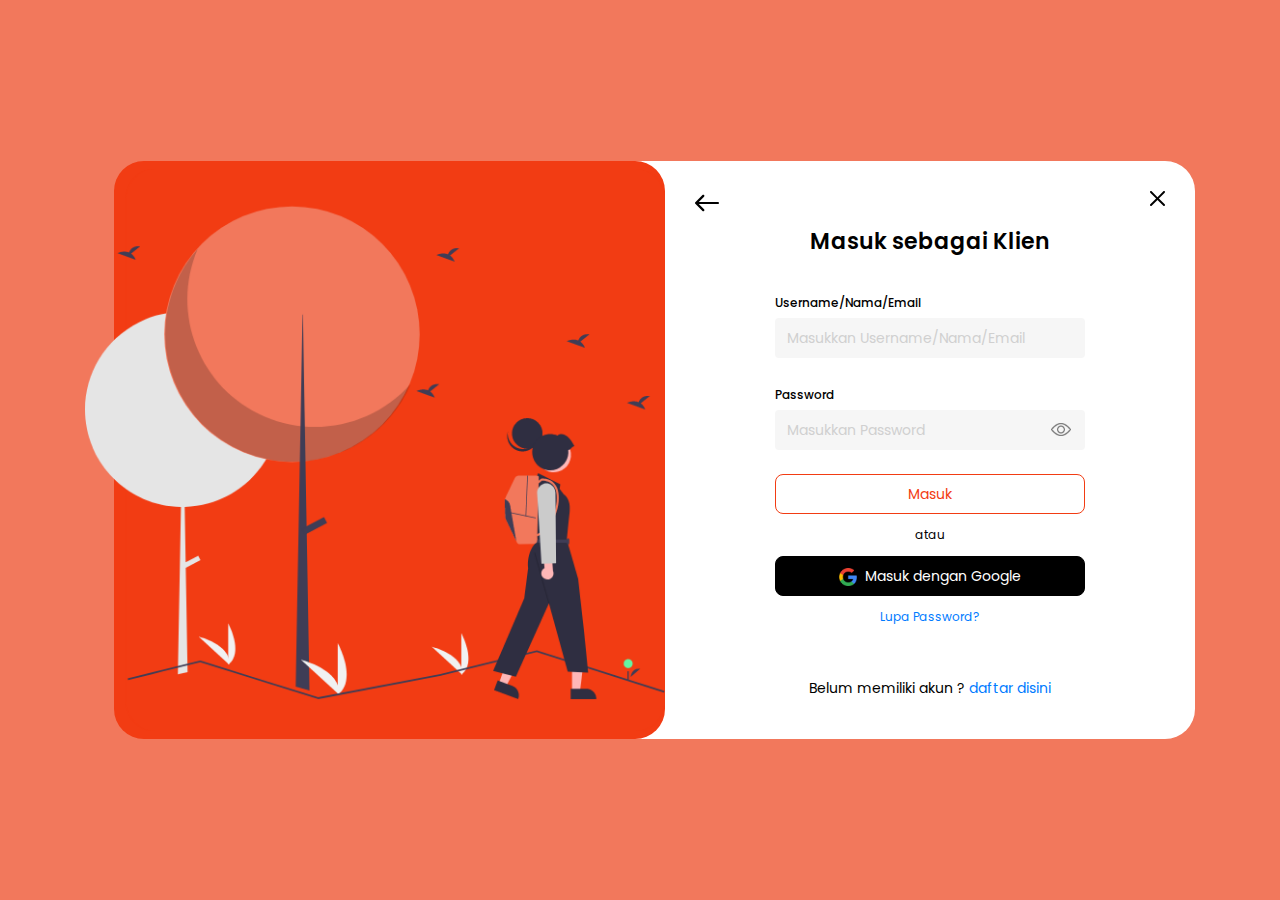
<file: login-klien.html>
<!DOCTYPE html>
<html lang="en">
  <head>
    <meta charset="UTF-8"/>
    <meta http-equiv="X-UA-Compatible" content="IE=edge,chrome=1"/>
    <meta name="viewport" content="width=device-width, initial-scale=1"/>
    <meta name="description" content=""/>
    <meta name="author" content=""/>
    <meta name="theme-color" content="#4C9F70"/>
    <title>FAMOS</title>
    <link rel="shortcut icon" href="favicon.ico"/>
    <link rel="stylesheet" href="styles/plugins.css"/>
    <link rel="stylesheet" href="styles/main.css?v=213"/>
  </head>
  <body>
    <main>
      <section class="login-page login-page--klien">
        <div class="container">
          <div class="login-page__wrap">
            <div class="login-page__left">
              <div class="login-page__img"><img src="images/img-login-02.png"/></div>
            </div>
            <div class="login-page__right"><a class="back" href="login.html"><img src="images/ic-arrow-left.svg"/></a><a class="close" href="login.html"><img src="images/ic-cancel.svg"/></a>
              <div class="login-page__form">
                <h2 class="title">Masuk sebagai Klien</h2>
                <form>
                  <div class="form-group">
                    <label>Username/Nama/Email</label>
                    <input class="form-control" type="text" placeholder="Masukkan Username/Nama/Email"/>
                  </div>
                  <div class="form-group pswd">
                    <label>Password</label>
                    <input class="form-control" type="password" placeholder="Masukkan Password"/><span class="ic-showpswrd"><img src="images/ic-show-passord.png" alt="ic-see"/></span>
                  </div>
                  <div class="form-action">
                    <button class="btn btn-border-klien btn-block" type="submit">Masuk</button><span class="or">atau</span>
                    <button class="btn btn-black btn-block" type="button"> <img class="icon" src="images/ic-google.png"/><span>Masuk dengan Google</span></button><span class="forgot"><a href="#">Lupa Password?</a></span>
                  </div>
                </form>
                <div class="login-cta">
                  <p>Belum memiliki akun ? <a href="signup-klien.html">daftar disini</a></p>
                </div>
              </div>
            </div>
          </div>
        </div>
      </section>
    </main>
    <script src="plugins/jquery/jquery-3.4.1.min.js"></script>
    <script src="plugins/bootstrap/bootstrap.bundle.min.js"></script>
    <script src="plugins/owl.carousel/owl.carousel.min.js"></script>
    <script src="plugins/lity/lity.min.js"></script>
    <script src="plugins/bootstrap-select/bootstrap-select.min.js"></script>
    <script src="plugins/jquery-marquee/jquery.marquee.min.js"></script>
    <script src="plugins/switchstyler/switchstyler.min.js"></script>
    <script src="scripts/main.js"></script>
  </body>
</html>
</file>
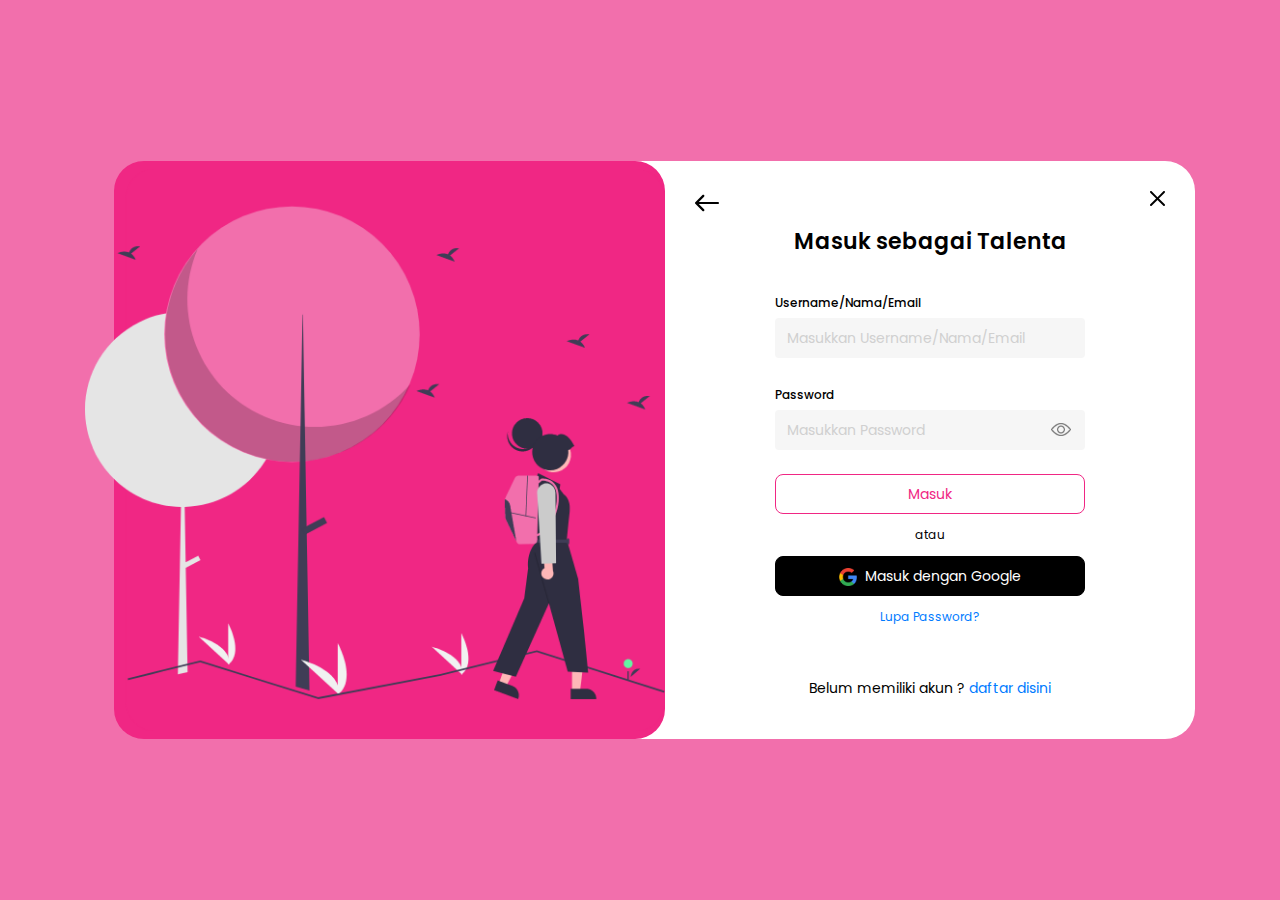
<file: login-talenta.html>
<!DOCTYPE html>
<html lang="en">
  <head>
    <meta charset="UTF-8"/>
    <meta http-equiv="X-UA-Compatible" content="IE=edge,chrome=1"/>
    <meta name="viewport" content="width=device-width, initial-scale=1"/>
    <meta name="description" content=""/>
    <meta name="author" content=""/>
    <meta name="theme-color" content="#4C9F70"/>
    <title>FAMOS</title>
    <link rel="shortcut icon" href="favicon.ico"/>
    <link rel="stylesheet" href="styles/plugins.css"/>
    <link rel="stylesheet" href="styles/main.css?v=213"/>
  </head>
  <body>
    <main>
      <section class="login-page login-page--talenta">
        <div class="container">
          <div class="login-page__wrap">
            <div class="login-page__left">
              <div class="login-page__img"><img src="images/img-login-03.png"/></div>
            </div>
            <div class="login-page__right"><a class="back" href="login.html"><img src="images/ic-arrow-left.svg"/></a><a class="close" href="login.html"><img src="images/ic-cancel.svg"/></a>
              <div class="login-page__form">
                <h2 class="title">Masuk sebagai Talenta</h2>
                <form>
                  <div class="form-group">
                    <label>Username/Nama/Email</label>
                    <input class="form-control" type="text" placeholder="Masukkan Username/Nama/Email"/>
                  </div>
                  <div class="form-group pswd">
                    <label>Password</label>
                    <input class="form-control" type="password" placeholder="Masukkan Password"/><span class="ic-showpswrd"><img src="images/ic-show-passord.png" alt="ic-see"/></span>
                  </div>
                  <div class="form-action">
                    <button class="btn btn-border-talenta btn-block" type="submit">Masuk</button><span class="or">atau</span>
                    <button class="btn btn-black btn-block" type="button"> <img class="icon" src="images/ic-google.png"/><span>Masuk dengan Google</span></button><span class="forgot"><a href="#">Lupa Password?</a></span>
                  </div>
                </form>
                <div class="login-cta">
                  <p>Belum memiliki akun ? <a href="signup-talenta.html">daftar disini</a></p>
                </div>
              </div>
            </div>
          </div>
        </div>
      </section>
    </main>
    <script src="plugins/jquery/jquery-3.4.1.min.js"></script>
    <script src="plugins/bootstrap/bootstrap.bundle.min.js"></script>
    <script src="plugins/owl.carousel/owl.carousel.min.js"></script>
    <script src="plugins/lity/lity.min.js"></script>
    <script src="plugins/bootstrap-select/bootstrap-select.min.js"></script>
    <script src="plugins/jquery-marquee/jquery.marquee.min.js"></script>
    <script src="plugins/switchstyler/switchstyler.min.js"></script>
    <script src="scripts/main.js"></script>
  </body>
</html>
</file>
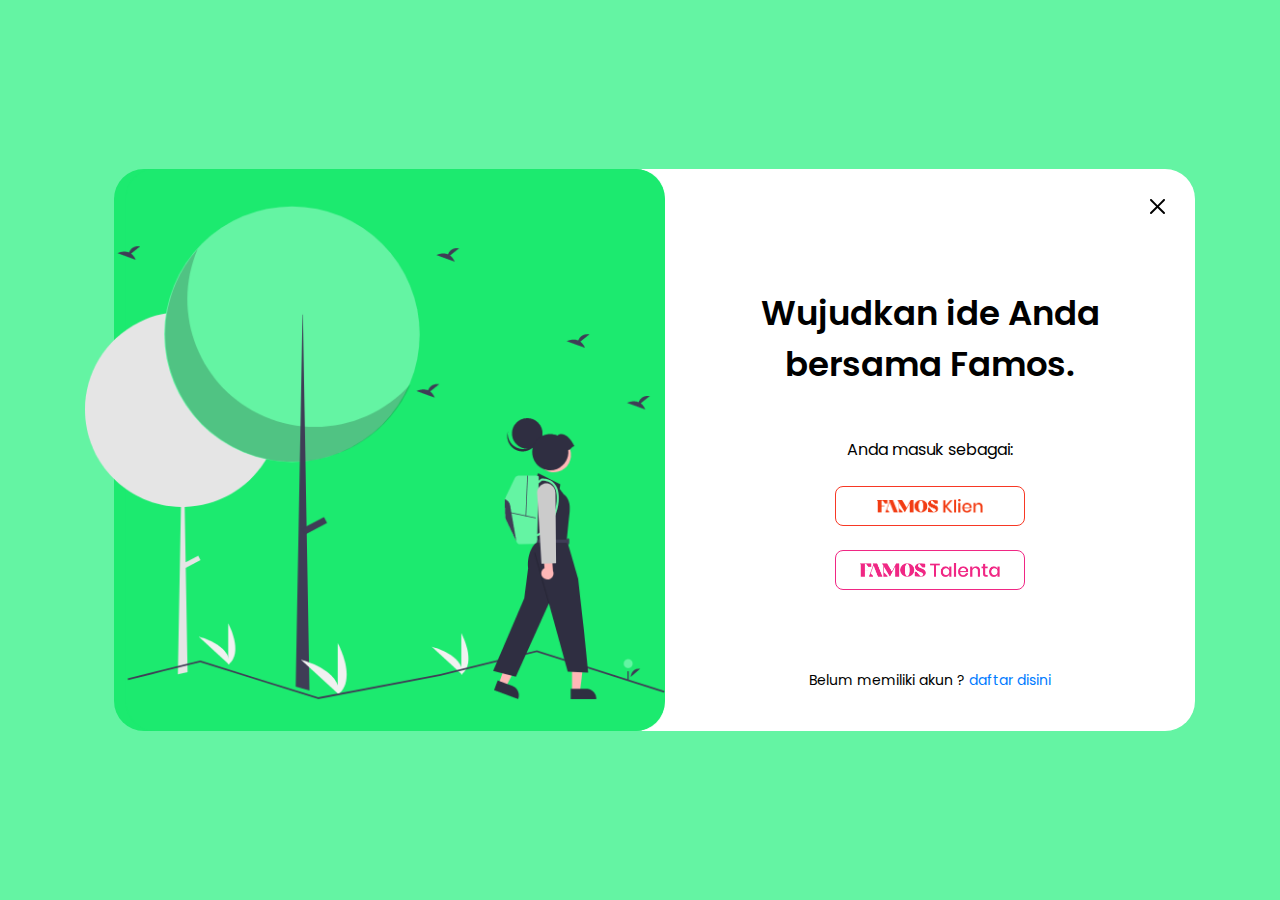
<file: login.html>
<!DOCTYPE html>
<html lang="en">
  <head>
    <meta charset="UTF-8"/>
    <meta http-equiv="X-UA-Compatible" content="IE=edge,chrome=1"/>
    <meta name="viewport" content="width=device-width, initial-scale=1"/>
    <meta name="description" content=""/>
    <meta name="author" content=""/>
    <meta name="theme-color" content="#4C9F70"/>
    <title>FAMOS</title>
    <link rel="shortcut icon" href="favicon.ico"/>
    <link rel="stylesheet" href="styles/plugins.css"/>
    <link rel="stylesheet" href="styles/main.css?v=213"/>
  </head>
  <body>
    <main>
      <section class="login-page">
        <div class="container">
          <div class="login-page__wrap">
            <div class="login-page__left">
              <div class="login-page__img"><img src="images/img-login-01.png"/></div>
            </div>
            <div class="login-page__right"><a class="close" href="home.html"><img src="images/ic-cancel.svg"/></a>
              <div class="login-page__type">
                <h2 class="title">Wujudkan ide Anda bersama Famos.</h2>
                <div class="btn-box"><span>Anda masuk sebagai:</span><a class="btn btn-klien" href="login-klien.html"><img src="images/logo-famos-klien.png"/><img class="img-w" src="images/logo-famos-klien-w.png"/></a><a class="btn btn-talenta" href="login-talenta.html"><img src="images/logo-famos-talenta.png"/><img class="img-w" src="images/logo-famos-talenta-w.png"/></a></div>
                <div class="login-cta">
                  <p>Belum memiliki akun ? <a href="signup.html">daftar disini</a></p>
                </div>
              </div>
            </div>
          </div>
        </div>
      </section>
    </main>
    <script src="plugins/jquery/jquery-3.4.1.min.js"></script>
    <script src="plugins/bootstrap/bootstrap.bundle.min.js"></script>
    <script src="plugins/owl.carousel/owl.carousel.min.js"></script>
    <script src="plugins/lity/lity.min.js"></script>
    <script src="plugins/bootstrap-select/bootstrap-select.min.js"></script>
    <script src="plugins/jquery-marquee/jquery.marquee.min.js"></script>
    <script src="plugins/switchstyler/switchstyler.min.js"></script>
    <script src="scripts/main.js"></script>
  </body>
</html>
</file>
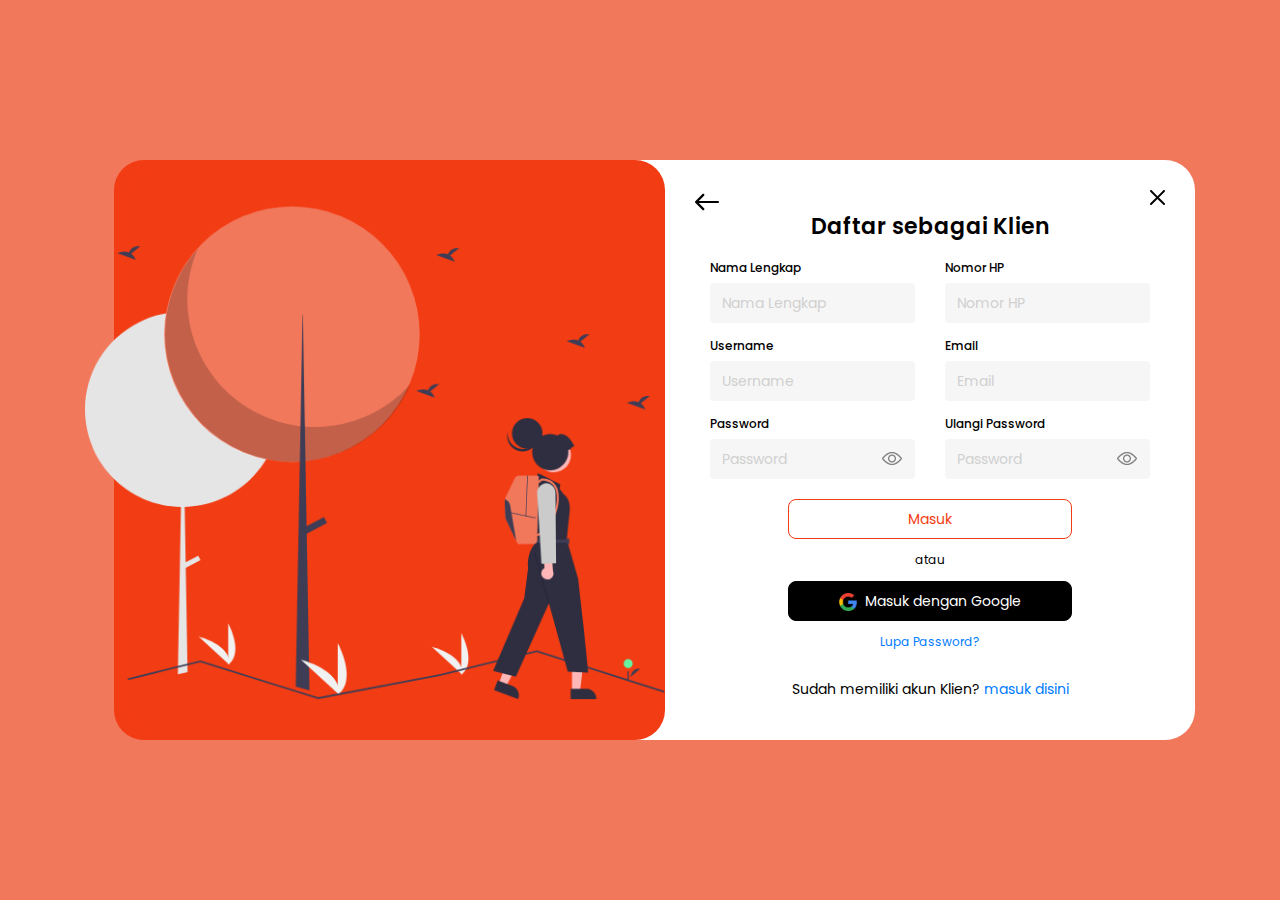
<file: signup-klien.html>
<!DOCTYPE html>
<html lang="en">
  <head>
    <meta charset="UTF-8"/>
    <meta http-equiv="X-UA-Compatible" content="IE=edge,chrome=1"/>
    <meta name="viewport" content="width=device-width, initial-scale=1"/>
    <meta name="description" content=""/>
    <meta name="author" content=""/>
    <meta name="theme-color" content="#4C9F70"/>
    <title>FAMOS</title>
    <link rel="shortcut icon" href="favicon.ico"/>
    <link rel="stylesheet" href="styles/plugins.css"/>
    <link rel="stylesheet" href="styles/main.css?v=213"/>
  </head>
  <body>
    <main>
      <section class="signup-page signup-page--klien">
        <div class="container">
          <div class="signup-page__wrap">
            <div class="signup-page__left">
              <div class="signup-page__img"><img src="images/img-login-02.png"/></div>
            </div>
            <div class="signup-page__right"><a class="back" href="signup.html"><img src="images/ic-arrow-left.svg"/></a><a class="close" href="home.html"><img src="images/ic-cancel.svg"/></a>
              <div class="signup-page__form">
                <h2 class="title">Daftar sebagai Klien</h2>
                <form>
                  <div class="row justify-content-center">
                    <div class="col-md-6 form-group">
                      <label>Nama Lengkap</label>
                      <input class="form-control" type="text" placeholder="Nama Lengkap"/>
                    </div>
                    <div class="col-md-6 form-group">
                      <label>Nomor HP</label>
                      <input class="form-control" type="text" placeholder="Nomor HP"/>
                    </div>
                    <div class="col-md-6 form-group">
                      <label>Username</label>
                      <input class="form-control" type="text" placeholder="Username"/>
                    </div>
                    <div class="col-md-6 form-group">
                      <label>Email</label>
                      <input class="form-control" type="email" placeholder="Email"/>
                    </div>
                    <div class="col-md-6 form-group pswd">
                      <label>Password</label>
                      <input class="form-control" type="password" placeholder="Password"/><span class="ic-showpswrd"><img src="images/ic-show-passord.png" alt="ic-see"/></span>
                    </div>
                    <div class="col-md-6 form-group pswd">
                      <label>Ulangi Password</label>
                      <input class="form-control" type="password" placeholder="Password"/><span class="ic-showpswrd"><img src="images/ic-show-passord.png" alt="ic-see"/></span>
                    </div>
                    <div class="col-md-8">
                      <div class="form-action">
                        <button class="btn btn-border-klien btn-block" type="submit">Masuk</button><span class="or">atau</span>
                        <button class="btn btn-black btn-block" type="button"> <img class="icon" src="images/ic-google.png"/><span>Masuk dengan Google</span></button><span class="forgot"><a href="#">Lupa Password?</a></span>
                      </div>
                    </div>
                  </div>
                </form>
                <div class="login-cta">
                  <p>Sudah memiliki akun Klien? <a href="login-klien.html">masuk disini</a></p>
                </div>
              </div>
            </div>
          </div>
        </div>
      </section>
    </main>
    <script src="plugins/jquery/jquery-3.4.1.min.js"></script>
    <script src="plugins/bootstrap/bootstrap.bundle.min.js"></script>
    <script src="plugins/owl.carousel/owl.carousel.min.js"></script>
    <script src="plugins/lity/lity.min.js"></script>
    <script src="plugins/bootstrap-select/bootstrap-select.min.js"></script>
    <script src="plugins/jquery-marquee/jquery.marquee.min.js"></script>
    <script src="plugins/switchstyler/switchstyler.min.js"></script>
    <script src="scripts/main.js"></script>
  </body>
</html>
</file>
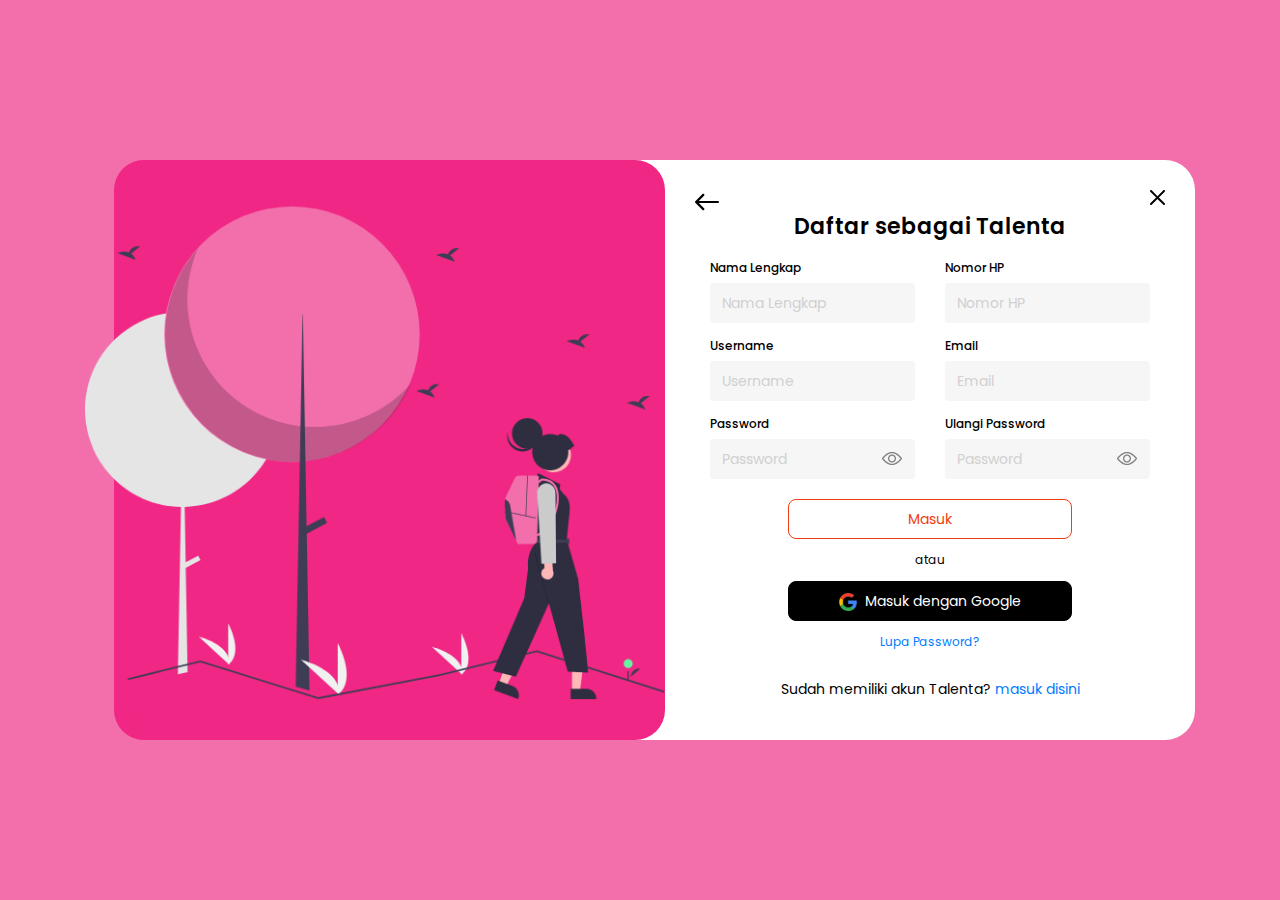
<file: signup-talenta.html>
<!DOCTYPE html>
<html lang="en">
  <head>
    <meta charset="UTF-8"/>
    <meta http-equiv="X-UA-Compatible" content="IE=edge,chrome=1"/>
    <meta name="viewport" content="width=device-width, initial-scale=1"/>
    <meta name="description" content=""/>
    <meta name="author" content=""/>
    <meta name="theme-color" content="#4C9F70"/>
    <title>FAMOS</title>
    <link rel="shortcut icon" href="favicon.ico"/>
    <link rel="stylesheet" href="styles/plugins.css"/>
    <link rel="stylesheet" href="styles/main.css?v=213"/>
  </head>
  <body>
    <main>
      <section class="login-page login-page--talenta">
        <div class="container">
          <div class="signup-page__wrap">
            <div class="signup-page__left">
              <div class="signup-page__img"><img src="images/img-login-03.png"/></div>
            </div>
            <div class="signup-page__right"><a class="back" href="signup.html"><img src="images/ic-arrow-left.svg"/></a><a class="close" href="home.html"><img src="images/ic-cancel.svg"/></a>
              <div class="signup-page__form">
                <h2 class="title">Daftar sebagai Talenta</h2>
                <form>
                  <div class="row justify-content-center">
                    <div class="col-md-6 form-group">
                      <label>Nama Lengkap</label>
                      <input class="form-control" type="text" placeholder="Nama Lengkap"/>
                    </div>
                    <div class="col-md-6 form-group">
                      <label>Nomor HP</label>
                      <input class="form-control" type="text" placeholder="Nomor HP"/>
                    </div>
                    <div class="col-md-6 form-group">
                      <label>Username</label>
                      <input class="form-control" type="text" placeholder="Username"/>
                    </div>
                    <div class="col-md-6 form-group">
                      <label>Email</label>
                      <input class="form-control" type="email" placeholder="Email"/>
                    </div>
                    <div class="col-md-6 form-group pswd">
                      <label>Password</label>
                      <input class="form-control" type="password" placeholder="Password"/><span class="ic-showpswrd"><img src="images/ic-show-passord.png" alt="ic-see"/></span>
                    </div>
                    <div class="col-md-6 form-group pswd">
                      <label>Ulangi Password</label>
                      <input class="form-control" type="password" placeholder="Password"/><span class="ic-showpswrd"><img src="images/ic-show-passord.png" alt="ic-see"/></span>
                    </div>
                    <div class="col-md-8">
                      <div class="form-action">
                        <button class="btn btn-border-klien btn-block" type="submit">Masuk</button><span class="or">atau</span>
                        <button class="btn btn-black btn-block" type="button"> <img class="icon" src="images/ic-google.png"/><span>Masuk dengan Google</span></button><span class="forgot"><a href="#">Lupa Password?</a></span>
                      </div>
                    </div>
                  </div>
                </form>
                <div class="login-cta">
                  <p>Sudah memiliki akun Talenta? <a href="login-talenta.html">masuk disini</a></p>
                </div>
              </div>
            </div>
          </div>
        </div>
      </section>
    </main>
    <script src="plugins/jquery/jquery-3.4.1.min.js"></script>
    <script src="plugins/bootstrap/bootstrap.bundle.min.js"></script>
    <script src="plugins/owl.carousel/owl.carousel.min.js"></script>
    <script src="plugins/lity/lity.min.js"></script>
    <script src="plugins/bootstrap-select/bootstrap-select.min.js"></script>
    <script src="plugins/jquery-marquee/jquery.marquee.min.js"></script>
    <script src="plugins/switchstyler/switchstyler.min.js"></script>
    <script src="scripts/main.js"></script>
  </body>
</html>
</file>
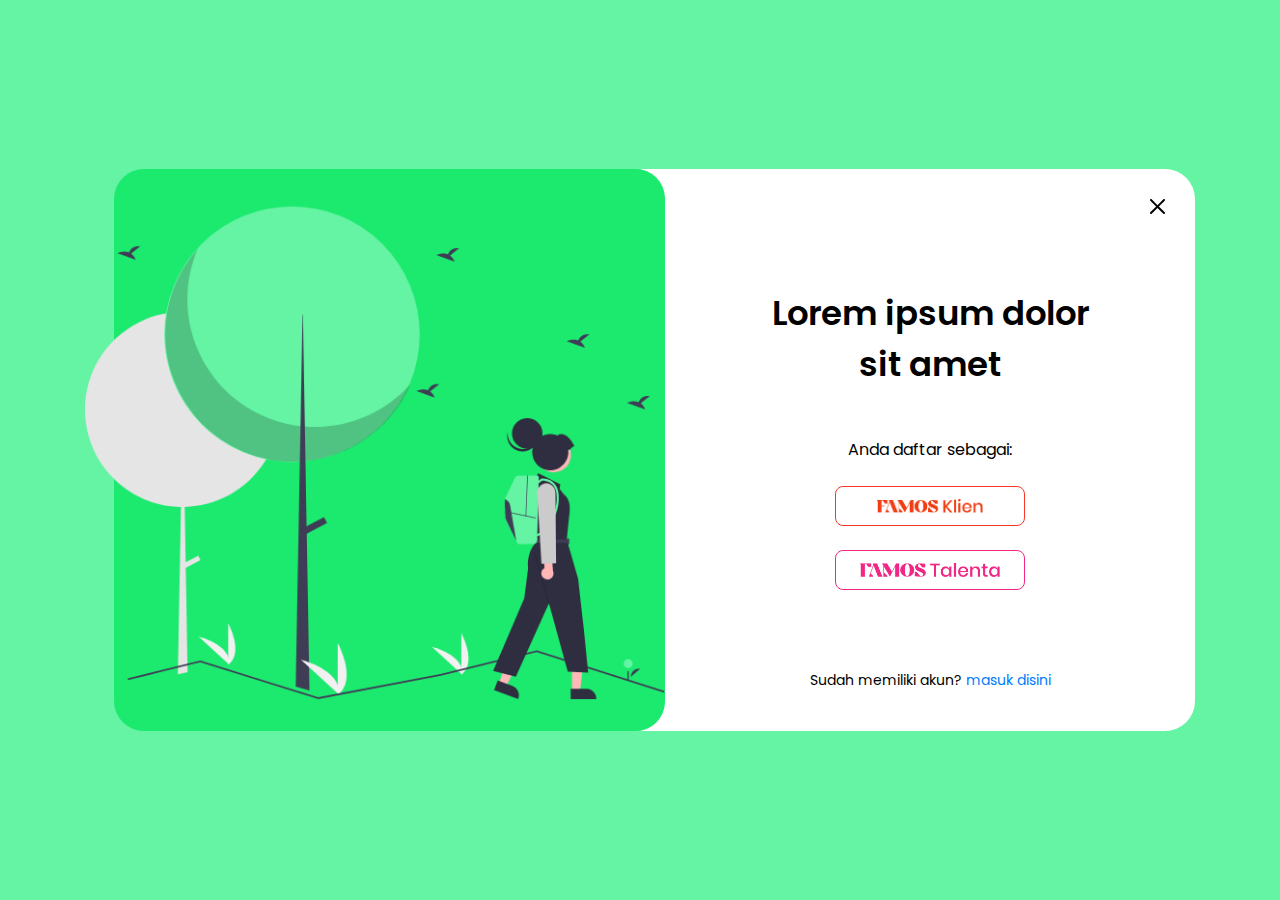
<file: signup.html>
<!DOCTYPE html>
<html lang="en">
  <head>
    <meta charset="UTF-8"/>
    <meta http-equiv="X-UA-Compatible" content="IE=edge,chrome=1"/>
    <meta name="viewport" content="width=device-width, initial-scale=1"/>
    <meta name="description" content=""/>
    <meta name="author" content=""/>
    <meta name="theme-color" content="#4C9F70"/>
    <title>FAMOS</title>
    <link rel="shortcut icon" href="favicon.ico"/>
    <link rel="stylesheet" href="styles/plugins.css"/>
    <link rel="stylesheet" href="styles/main.css?v=213"/>
  </head>
  <body>
    <main>
      <section class="signup-page">
        <div class="container">
          <div class="signup-page__wrap">
            <div class="signup-page__left">
              <div class="signup-page__img"><img src="images/img-login-01.png"/></div>
            </div>
            <div class="signup-page__right"><a class="close" href="home.html"><img src="images/ic-cancel.svg"/></a>
              <div class="signup-page__type">
                <h2 class="title">Lorem ipsum dolor sit amet</h2>
                <div class="btn-box"><span>Anda daftar sebagai:</span><a class="btn btn-klien" href="signup-klien.html"><img src="images/logo-famos-klien.png"/><img class="img-w" src="images/logo-famos-klien-w.png"/></a><a class="btn btn-talenta" href="signup-talenta.html"><img src="images/logo-famos-talenta.png"/><img class="img-w" src="images/logo-famos-talenta-w.png"/></a></div>
                <div class="login-cta">
                  <p>Sudah memiliki akun? <a href="login.html">masuk disini</a></p>
                </div>
              </div>
            </div>
          </div>
        </div>
      </section>
    </main>
    <script src="plugins/jquery/jquery-3.4.1.min.js"></script>
    <script src="plugins/bootstrap/bootstrap.bundle.min.js"></script>
    <script src="plugins/owl.carousel/owl.carousel.min.js"></script>
    <script src="plugins/lity/lity.min.js"></script>
    <script src="plugins/bootstrap-select/bootstrap-select.min.js"></script>
    <script src="plugins/jquery-marquee/jquery.marquee.min.js"></script>
    <script src="plugins/switchstyler/switchstyler.min.js"></script>
    <script src="scripts/main.js"></script>
  </body>
</html>
</file>
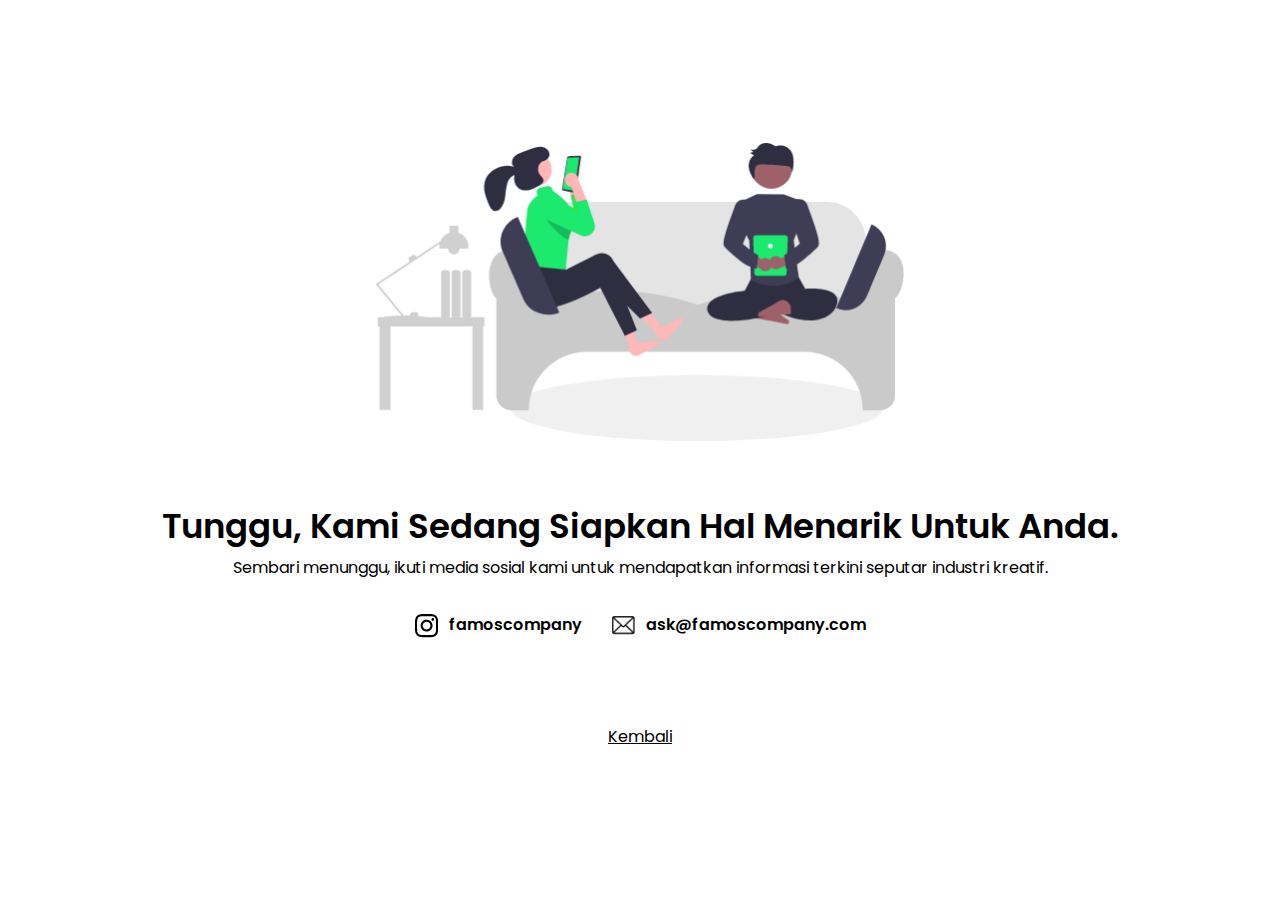
<file: under-construction.html>
<!DOCTYPE html>
<html lang="en">
  <head>
    <meta charset="UTF-8"/>
    <meta http-equiv="X-UA-Compatible" content="IE=edge,chrome=1"/>
    <meta name="viewport" content="width=device-width, initial-scale=1"/>
    <meta name="description" content=""/>
    <meta name="author" content=""/>
    <meta name="theme-color" content="#4C9F70"/>
    <title>FAMOS</title>
    <link rel="shortcut icon" href="favicon.ico"/>
    <link rel="stylesheet" href="styles/plugins.css"/>
    <link rel="stylesheet" href="styles/main.css?v=213"/>
  </head>
  <body>
    <main>
      <section class="page-underconstruction">
        <div class="container">
          <div class="page-underconstruction__img"><img src="images/img-underconsturction.png" alt="img-underconstruction"/></div>
          <div class="page-underconstruction__text">
            <h1>Tunggu, Kami Sedang Siapkan Hal Menarik Untuk Anda.</h1>
            <p>Sembari menunggu, ikuti media sosial kami untuk mendapatkan informasi terkini seputar industri kreatif.</p>
          </div>
          <div class="page-underconstruction__sosmed"><a href="#"> 
              <div class="icon"><img src="images/ic-ig.png" alt="ic-ig"/></div><span>famoscompany</span></a><a href="#"> 
              <div class="icon"><img src="images/ic-mail.png" alt="ic-email"/></div><span>ask@famoscompany.com</span></a></div>
          <div class="page-underconstruction__back"> <a class="btn btn-link-black" href="#">Kembali</a></div>
        </div>
      </section>
    </main>
    <script src="plugins/jquery/jquery-3.4.1.min.js"></script>
    <script src="plugins/bootstrap/bootstrap.bundle.min.js"></script>
    <script src="plugins/owl.carousel/owl.carousel.min.js"></script>
    <script src="plugins/lity/lity.min.js"></script>
    <script src="plugins/bootstrap-select/bootstrap-select.min.js"></script>
    <script src="plugins/jquery-marquee/jquery.marquee.min.js"></script>
    <script src="plugins/switchstyler/switchstyler.min.js"></script>
    <script src="scripts/main.js"></script>
  </body>
</html>
</file>
<file: styles/main.css>
/* ------------------------------------------------------------------------------------------------ */
/* Core style */
/* ------------------------------------------------------------------------------------------------ */
@font-face { font-family: "Poppins"; font-display: swap; src: local("Poppins"); src: url("../fonts/poppins-regular.eot"); src: url("../fonts/poppins-regular.eot#iefix") format("embedded-opentype"), url("../fonts/poppins-regular.woff2") format("woff2"), url("../fonts/poppins-regular.woff") format("woff"), url("../fonts/poppins-regular.ttf") format("truetype"), url("../fonts/poppins-regular.svg") format("svg"); font-style: normal; font-weight: 400; }

@font-face { font-family: "Poppins"; font-display: swap; src: local("Poppins"); src: url("../fonts/poppins-medium.eot"); src: url("../fonts/poppins-medium.eot#iefix") format("embedded-opentype"), url("../fonts/poppins-medium.woff2") format("woff2"), url("../fonts/poppins-medium.woff") format("woff"), url("../fonts/poppins-medium.ttf") format("truetype"), url("../fonts/poppins-medium.svg") format("svg"); font-style: normal; font-weight: 500; }

@font-face { font-family: "Poppins"; font-display: swap; src: local("Poppins"); src: url("../fonts/poppins-semibold.eot"); src: url("../fonts/poppins-semibold.eot#iefix") format("embedded-opentype"), url("../fonts/poppins-semibold.woff2") format("woff2"), url("../fonts/poppins-semibold.woff") format("woff"), url("../fonts/poppins-semibold.ttf") format("truetype"), url("../fonts/poppins-semibold.svg") format("svg"); font-style: normal; font-weight: 600; }

@font-face { font-family: "Poppins"; font-display: swap; src: local("Poppins"); src: url("../fonts/poppins-bold.eot"); src: url("../fonts/poppins-bold.eot#iefix") format("embedded-opentype"), url("../fonts/poppins-bold.woff2") format("woff2"), url("../fonts/poppins-bold.woff") format("woff"), url("../fonts/poppins-bold.ttf") format("truetype"), url("../fonts/poppins-bold.svg") format("svg"); font-style: normal; font-weight: 700; }

/* ------------------------------------------------------------------------------------------------ */
/* Typography */
/* ------------------------------------------------------------------------------------------------ */
p { margin: 0 0 1.5rem; padding: 0; }

p:last-child { margin: 0; }

p strong, p b { font-weight: 700; }

p em, p i { font-style: italic; }

p u { text-decoration: underline; }

p a:hover { text-decoration: underline; }

p:last-child { margin-bottom: 0; }

h1, h2, h3, h3, h4, h5 { margin-bottom: 1.875rem; font-weight: 400; color: #000000; }

h1 { font-size: 42px; line-height: 1.333em; font-weight: 600; }

h2 { font-size: 38px; line-height: 1.5em; font-weight: 600; }

h3 { font-size: 1.825rem; line-height: 1.4em; margin-bottom: 1rem; }

h4 { font-size: 1.5rem; line-height: 1.45em; margin-bottom: 0.625rem; }

h5 { font-size: 1.3rem; line-height: 1.4em; margin-bottom: 0.625rem; }

h6 { font-size: 0.9rem; margin-bottom: 0.625rem; text-transform: uppercase; font-weight: 700; }

ul { padding: 0; margin: 0; list-style: none; }

article p { word-break: keep-all; /* Non standard for webkit */ -webkit-hyphens: none; -moz-hyphens: none; -ms-hyphens: none; hyphens: none; margin: 0 0 30px; line-height: 1.5em; }

article p:last-child { margin-bottom: 0; }

article a:hover { text-decoration: underline; }

article blockquote { font-style: italic; }

article li ul, article li ol { margin: 0 30px; padding-top: 0.625rem; }

article ul, article ol { margin: 0 0 30px; padding-left: 1.5625rem; }

article ul:last-child, article ol:last-child { margin: 0; }

article ul li, article ol li { margin-bottom: 0.625rem; }

article ul li:last-child, article ol li:last-child { margin: 0; }

article ul { list-style-type: disc; }

article ol { list-style-type: decimal; }

article ol ol { list-style: lower-alpha; }

article ol ol ol { list-style: lower-roman; }

article ol ol ol ol { list-style: lower-alpha; }

.text-center { text-align: center; }

.text-right { text-align: right; }

.text-left { text-align: left; }

.text-bold { font-weight: 700; }

.text-semibold { font-weight: 600; }

.text-regular { font-weight: 400; }

.text-light { font-weight: 300; }

.text-capital { text-transform: uppercase; }

@media (min-width: 1200px) { * { -webkit-font-smoothing: antialiased; -moz-osx-font-smoothing: grayscale; text-decoration: none; -webkit-font-feature-settings: "kern" 1; -moz-font-feature-settings: "kern" 1; font-feature-settings: "kern" 1; -webkit-font-kerning: normal; font-kerning: normal; }
  *::-webkit-scrollbar { width: 10px; background-color: #F9F9F9; }
  *::-webkit-scrollbar-track { -webkit-box-shadow: inset 0 0 3px rgba(0, 0, 0, 0.2); background-color: #F5F5F5; }
  *::-webkit-scrollbar-thumb { background-color: #1CEA6F; border: 1px solid #F9F9F9; } }

/* ------------------------------------------------------------------------------------------------ */
/* BASE */
/* ------------------------------------------------------------------------------------------------ */
*, *:after, *:before { box-sizing: border-box; }

img { max-width: 100%; }

hr { border-top: 1px solid #e5e5e5; }

article, aside, figcaption, figure, footer, header, hgroup, main, nav, section { display: block; }

html, body { font-size: 16px; line-height: 1.5em; font-family: "Poppins", Helvetica Neue, Arial, sans-serif; font-weight: normal; padding: 0; margin: 0; background-color: #FFFFFF; color: #000000; text-rendering: optimizeLegibility; -webkit-font-smoothing: antialiased; }

/* ------------------------------------------------------------------------------------------------ */
/* Component style */
/* ------------------------------------------------------------------------------------------------ */
/* ------------------------------------------------------------------------------------------------ */
/* Animation */
/* ------------------------------------------------------------------------------------------------ */
.bounce-1 { -webkit-animation-name: bounce-1; animation-name: bounce-1; -webkit-animation-timing-function: linear; animation-timing-function: linear; }

@-webkit-keyframes bounce-1 { 0% { -webkit-transform: translateY(0); transform: translateY(0); }
  50% { -webkit-transform: translateY(-10px); transform: translateY(-10px); }
  100% { ransform: translateY(0); } }

@keyframes bounce-1 { 0% { -webkit-transform: translateY(0); transform: translateY(0); }
  50% { -webkit-transform: translateY(-10px); transform: translateY(-10px); }
  100% { ransform: translateY(0); } }

@-webkit-keyframes slider_dot { 0% { width: 100%;
    left: 0; }
  80% { width: calc(200% + 6px);
    left: 0; }
  90% { width: 100%;
    left: calc(100% + 6px); }
  100% { width: 100%;
    left: calc(100% + 6px); } }

@keyframes slider_dot { 0% { width: 100%;
    left: 0; }
  80% { width: calc(200% + 6px);
    left: 0; }
  90% { width: 100%;
    left: calc(100% + 6px); }
  100% { width: 100%;
    left: calc(100% + 6px); } }

/* ------------------------------------------------------------------------------------------------ */
/* Custom Plugins */
/* ------------------------------------------------------------------------------------------------ */
.owl-carousel { position: relative; }

.owl-carousel * { outline: none !important; }

.owl-carousel .owl-nav { position: absolute; z-index: 2; width: 100%; top: 50%; }

.owl-carousel .owl-nav span { display: block; padding: 6px; opacity: 1; border-radius: 21px; border: 1px solid transparent; transition: all .3s ease; }

.owl-carousel .owl-nav span img { display: block; width: 30px; height: 30px; }

.owl-carousel .owl-nav span:hover { border: 1px solid #f1f1f1; background: #FFF; box-shadow: 2px 2px 8px #00000020; }

.owl-carousel .owl-nav button.disabled { opacity: 0.5; pointer-events: none; }

.owl-carousel .owl-nav button.owl-next { position: absolute; top: -21px; right: -54px; }

.owl-carousel .owl-nav button.owl-prev { position: absolute; top: -21px; left: -54px; }

.owl-carousel .owl-dots { display: block; padding-top: 16px; font-size: 0; line-height: 0; text-align: center; }

.owl-carousel button.owl-dot { display: inline-block; }

.owl-carousel button.owl-dot span { display: block; width: 30px; height: 6px; background: #E6E6E6; border-radius: 3px; margin: 0 3px; }

.owl-carousel button.owl-dot.active span { background: #000; }

/* ------------------------------------------------------------------------------------------------ */
/* General */
/* ------------------------------------------------------------------------------------------------ */
.page-transition { position: fixed; left: 0%; top: 0%; right: 0%; bottom: 0%; z-index: 99999999; display: block; width: 100vw; height: 100vw; background-color: #FFF; }

main { overflow: hidden; }

@media (max-width: 991px) { .container { padding-left: 32px; padding-right: 32px; } }

.btn { font-size: 16px; line-height: 24px; padding: 7px 24px; border-radius: 8px; font-weight: 400; transition: all .3s ease; }

@media (max-width: 991px) { .btn { font-size: 12px; line-height: 16px; padding: 6px 16px; } }

.btn:hover { text-decoration: none; }

.btn:focus, .btn.focus { outline: 0; box-shadow: none; }

.btn.disabled, .btn:disabled { opacity: 0.5; }

.btn .icon { display: inline-block; width: 18px; height: 18px; }

.btn .icon:first-child { margin-right: 8px; }

.btn .icon:last-child { margin-left: 8px; }

.btn span { display: inline-block; }

.btn-primary { color: #FFF; background-color: #1CEA6F; border-color: #1CEA6F; }

.btn-primary:hover { color: #FFF; background-color: #12c158; border-color: #12c158; }

.btn-primary:focus, .btn-primary.focus { color: #fff; background-color: #12c158; border-color: #12c158; box-shadow: none; }

.btn-primary.disabled, .btn-primary:disabled { color: #FFF; background-color: #1CEA6F; border-color: #1CEA6F; }

.btn-primary:not(:disabled):not(.disabled):active, .btn-primary:not(:disabled):not(.disabled).active, .show > .btn-primary.dropdown-toggle { color: #fff; background-color: #12c158; border-color: #12c158; }

.btn-primary:not(:disabled):not(.disabled).active:focus, .btn-primary:not(:disabled):not(.disabled):active:focus, .show > .btn-primary.dropdown-toggle:focus { box-shadow: none; }

.btn-klien { color: #FFF; background-color: #F23C13; border-color: #F23C13; }

.btn-klien:hover { color: #FFF; background-color: #c72e0b; border-color: #c72e0b; }

.btn-klien:focus, .btn-klien.focus { color: #fff; background-color: #c72e0b; border-color: #c72e0b; box-shadow: none; }

.btn-klien.disabled, .btn-klien:disabled { color: #FFF; background-color: #F23C13; border-color: #F23C13; }

.btn-klien:not(:disabled):not(.disabled):active, .btn-klien:not(:disabled):not(.disabled).active, .show > .btn-klien.dropdown-toggle { color: #fff; background-color: #c72e0b; border-color: #c72e0b; }

.btn-klien:not(:disabled):not(.disabled).active:focus, .btn-klien:not(:disabled):not(.disabled):active:focus, .show > .btn-klien.dropdown-toggle:focus { box-shadow: none; }

.btn-talenta { color: #FFF; background-color: #F02784; border-color: #F02784; }

.btn-talenta:hover { color: #FFF; background-color: #d50f6b; border-color: #d50f6b; }

.btn-talenta:focus, .btn-talenta.focus { color: #fff; background-color: #d50f6b; border-color: #d50f6b; box-shadow: none; }

.btn-talenta.disabled, .btn-talenta:disabled { color: #FFF; background-color: #F02784; border-color: #F02784; }

.btn-talenta:not(:disabled):not(.disabled):active, .btn-talenta:not(:disabled):not(.disabled).active, .show > .btn-talenta.dropdown-toggle { color: #fff; background-color: #d50f6b; border-color: #d50f6b; }

.btn-talenta:not(:disabled):not(.disabled).active:focus, .btn-talenta:not(:disabled):not(.disabled):active:focus, .show > .btn-talenta.dropdown-toggle:focus { box-shadow: none; }

.btn-black { color: #FFF; background-color: #000; border-color: #000; }

.btn-black:hover { color: #FFF; background-color: black; border-color: black; }

.btn-black:focus, .btn-black.focus { color: #fff; background-color: black; border-color: black; box-shadow: none; }

.btn-black.disabled, .btn-black:disabled { color: #FFF; background-color: #000; border-color: #000; }

.btn-black:not(:disabled):not(.disabled):active, .btn-black:not(:disabled):not(.disabled).active, .show > .btn-black.dropdown-toggle { color: #fff; background-color: black; border-color: black; }

.btn-black:not(:disabled):not(.disabled).active:focus, .btn-black:not(:disabled):not(.disabled):active:focus, .show > .btn-black.dropdown-toggle:focus { box-shadow: none; }

.btn-white { color: #1CEA6F; background-color: #FFF; border-color: #FFF; }

.btn-white.klien { color: #F23C13; }

.btn-white.talenta { color: #F02784; }

.btn-white:hover { color: #1CEA6F; background-color: #e6e5e5; border-color: #e6e5e5; }

.btn-white:hover.klien { color: #F23C13; }

.btn-white:hover.talenta { color: #F02784; }

.btn-white:focus, .btn-white.focus { color: #1CEA6F; background-color: #e6e5e5; border-color: #e6e5e5; box-shadow: none; }

.btn-white:focus.klien, .btn-white.focus.klien { color: #F23C13; }

.btn-white:focus.talenta, .btn-white.focus.talenta { color: #F02784; }

.btn-white.disabled, .btn-white:disabled { color: #1CEA6F; background-color: #FFF; border-color: #FFF; }

.btn-white.disabled.klien, .btn-white:disabled.klien { color: #F23C13; }

.btn-white.disabled.talenta, .btn-white:disabled.talenta { color: #F02784; }

.btn-white:not(:disabled):not(.disabled):active, .btn-white:not(:disabled):not(.disabled).active, .show > .btn-white.dropdown-toggle { color: #1CEA6F; background-color: #e6e5e5; border-color: #e6e5e5; }

.btn-white:not(:disabled):not(.disabled):active.klien, .btn-white:not(:disabled):not(.disabled).active.klien, .show > .btn-white.dropdown-toggle.klien { color: #F23C13; }

.btn-white:not(:disabled):not(.disabled):active.talenta, .btn-white:not(:disabled):not(.disabled).active.talenta, .show > .btn-white.dropdown-toggle.talenta { color: #F02784; }

.btn-white:not(:disabled):not(.disabled).active:focus, .btn-white:not(:disabled):not(.disabled):active:focus, .show > .btn-white.dropdown-toggle:focus { box-shadow: none; }

.btn-white:not(:disabled):not(.disabled).active:focus.klien, .btn-white:not(:disabled):not(.disabled):active:focus.klien, .show > .btn-white.dropdown-toggle:focus.klien { color: #F23C13; }

.btn-white:not(:disabled):not(.disabled).active:focus.talenta, .btn-white:not(:disabled):not(.disabled):active:focus.talenta, .show > .btn-white.dropdown-toggle:focus.talenta { color: #F02784; }

.btn-border { color: #000; background-color: transparent; border-color: #000; }

.btn-border:hover { color: #fff; background-color: #000; border-color: #000; }

.btn-border:focus, .btn-border.focus { color: #fff; background-color: #000; border-color: #000; box-shadow: none; }

.btn-border.disabled, .btn-border:disabled { color: #000; background-color: transparent; border-color: #000; }

.btn-border:not(:disabled):not(.disabled):active, .btn-border:not(:disabled):not(.disabled).active, .show > .btn-border.dropdown-toggle { color: #fff; background-color: #000; border-color: #000; }

.btn-border:not(:disabled):not(.disabled).active:focus, .btn-border:not(:disabled):not(.disabled):active:focus, .show > .btn-border.dropdown-toggle:focus { box-shadow: none; }

.btn-border-klien { color: #F23C13; background-color: transparent; border-color: #F23C13; }

.btn-border-klien:hover { color: #fff; background-color: #F23C13; border-color: #F23C13; }

.btn-border-klien:focus, .btn-border-klien.focus { color: #fff; background-color: #F23C13; border-color: #F23C13; box-shadow: none; }

.btn-border-klien.disabled, .btn-border-klien:disabled { color: #F23C13; background-color: transparent; border-color: #F23C13; }

.btn-border-klien:not(:disabled):not(.disabled):active, .btn-border-klien:not(:disabled):not(.disabled).active, .show > .btn-border-klien.dropdown-toggle { color: #fff; background-color: #F23C13; border-color: #F23C13; }

.btn-border-klien:not(:disabled):not(.disabled).active:focus, .btn-border-klien:not(:disabled):not(.disabled):active:focus, .show > .btn-border-klien.dropdown-toggle:focus { box-shadow: none; }

.btn-border-talenta { color: #F02784; background-color: transparent; border-color: #F02784; }

.btn-border-talenta:hover { color: #fff; background-color: #F02784; border-color: #F02784; }

.btn-border-talenta:focus, .btn-border-talenta.focus { color: #fff; background-color: #F02784; border-color: #F02784; box-shadow: none; }

.btn-border-talenta.disabled, .btn-border-talenta:disabled { color: #F02784; background-color: transparent; border-color: #F02784; }

.btn-border-talenta:not(:disabled):not(.disabled):active, .btn-border-talenta:not(:disabled):not(.disabled).active, .show > .btn-border-talenta.dropdown-toggle { color: #fff; background-color: #F02784; border-color: #F02784; }

.btn-border-talenta:not(:disabled):not(.disabled).active:focus, .btn-border-talenta:not(:disabled):not(.disabled):active:focus, .show > .btn-border-talenta.dropdown-toggle:focus { box-shadow: none; }

.btn-border-white { color: #FFF; background-color: transparent; border-color: #FFF; }

.btn-border-white:hover { color: #000; background-color: #FFF; border-color: #FFF; }

.btn-border-white:focus, .btn-border-white.focus { color: #fff; background-color: #FFF; border-color: #FFF; box-shadow: none; }

.btn-border-white.disabled, .btn-border-white:disabled { color: #FFF; background-color: transparent; border-color: #FFF; }

.btn-border-white:not(:disabled):not(.disabled):active, .btn-border-white:not(:disabled):not(.disabled).active, .show > .btn-border-white.dropdown-toggle { color: #fff; background-color: #FFF; border-color: #FFF; }

.btn-border-white:not(:disabled):not(.disabled).active:focus, .btn-border-white:not(:disabled):not(.disabled):active:focus, .show > .btn-border-white.dropdown-toggle:focus { box-shadow: none; }

.btn-link-black { color: #000000; text-decoration: underline; transition: all .3s ease; }

.btn-link-black:hover { color: #F23C13; }

.btn-link-arrow { position: relative; color: #000000; text-decoration: underline; transition: all .3s ease; }

.btn-link-arrow:after { content: ""; display: inline-block; vertical-align: middle; margin-left: 2px; width: 1.2em; height: 1.2em; background: url(../images/ic-chevron-right.svg); background-repeat: no-repeat; background-position: center; -webkit-transform: translateX(0); transform: translateX(0); transition: all .4s ease-in-out; }

.btn-link-arrow:hover { color: #000000; opacity: .5; }

.btn-link-arrow:hover:after { opacity: 1; -webkit-transform: translateX(4px); transform: translateX(4px); }

.link-primary { color: #1CEA6F; transition: all .3s ease; }

.link-primary:hover { color: #1CEA6F; text-decoration: underline; }

.accordion > .card { position: relative; border: 0; border-radius: 30px !important; margin-bottom: 30px; overflow: hidden; background: #F6F6F6; }

.accordion > .card:before { content: ""; display: block; position: absolute; width: 100%; height: 100%; top: 80%; left: 0; border-radius: 30px; background: #F6F6F6; opacity: 0; transition: all .3s ease-in-out; }

.accordion > .card:last-child { margin-bottom: 0; }

.accordion > .card.open:before { top: 0; opacity: 1; transition-delay: .1s; }

.accordion > .card.open .card-header .chevron { top: calc(50% - 0px); }

.accordion > .card > .card-header { position: relative; z-index: 2; color: #BFBFBF; cursor: pointer; border-radius: 30px; border: 0; background: transparent; padding: 32px 90px 32px 32px; font-size: 18px; line-height: 1.5em; font-weight: 500; transition: all .3s ease .2s; margin: 0; }

.accordion > .card > .card-header .chevron { position: absolute; right: 32px; display: block; width: 16px; top: calc(50% - 8px); -webkit-transform: none; transform: none; transition: all .3s ease; }

.accordion > .card > .card-header .chevron .svg { display: block; width: 16px; height: 16px; }

.accordion > .card > .card-header .chevron .svg path { fill: #BFBFBF !important; }

.accordion > .card > .card-header:not(.collapsed) { border-radius: 30px 30px 0 0; color: #000000; }

.accordion > .card > .card-header:not(.collapsed) .chevron { -webkit-transform: rotateX(180deg); transform: rotateX(180deg); }

.accordion > .card > .card-header:not(.collapsed) .chevron .svg path { fill: #FFFFFF !important; }

.accordion > .card > .card-header:not(.collapsed):before { opacity: 1; }

.accordion > .card .card-body { position: relative; z-index: 2; color: #565656; background: transparent; border-radius: 0 0 30px 30px; padding: 10px 32px 32px; transition: all .3s ease; margin: 0; }

.accordion > .card .card-img { display: none; }

.accordion--klien > .card:before { background: #F23C13; }

.accordion--klien > .card > .card-header:not(.collapsed) { color: #FFF; }

.accordion--klien > .card .card-body { color: #FFF; }

@media (max-width: 991px) { .accordion > .card { border-radius: 15px !important; }
  .accordion > .card:before { border-radius: 15px; }
  .accordion > .card .card-body { position: relative; z-index: 2; background: #1CEA6F; border-radius: 0 0 15px 15px; }
  .accordion > .card .card-img { display: block; position: relative; width: 100%; padding-top: 90%; background: #E5E5E5; margin-top: -30px; }
  .accordion > .card .card-img img { display: block; position: absolute; width: 100%; height: 100%; top: 0; left: 0; object-fit: cover; object-position: left top; }
  .accordion--klien > .card .card-body { background: #F23C13; } }

.badge { display: inline-block; font-size: 14px; line-height: 30px; border: 2px solid #FFF; border-radius: 16px; padding: 0 20px; color: #FFF; font-weight: 500; opacity: 1; transition: all .3s ease-in-out; }

.badge .icon { top: -1px; position: relative; display: inline-block; vertical-align: middle; height: 16px; width: auto; margin-right: 8px; }

.badge .icon path { fill: #FFF; }

.badge:hover { opacity: 0.6; color: #FFF; }

.badge--black { border: 2px solid #000; color: #000; }

.badge--black .icon path { fill: #000; }

.badge--black:hover { opacity: 0.6; color: #000; }

.pagination { -webkit-justify-content: center; -ms-flex-pack: center; justify-content: center; }

.pagination .page-link { display: block; border: 0; margin: 0; color: #000000; font-size: 14px; line-height: 20px; font-weight: 600; padding: 8px; min-width: 38px; text-align: center; border-radius: 8px; background: transparent; transition: all .3s ease; }

.pagination .page-link img { display: block; }

.pagination .page-link:hover { background: #1CEA6F; }

.pagination .page-link:focus { box-shadow: none; }

.pagination .page-item { padding: 0 2px; }

.pagination .page-item.active .page-link { background: #1CEA6F; color: #FFF; pointer-events: none; }

.pagination .page-item:first-child .page-link { border-radius: 8px; margin-right: 10px; }

.pagination .page-item:last-child .page-link { border-radius: 8px; margin-left: 10px; }

/* ------------------------------------------------------------------------------------------------ */
/* Form */
/* ------------------------------------------------------------------------------------------------ */
.form-group.pswd { position: relative; }

.form-group.pswd .ic-showpswrd { position: absolute; top: 35px; right: 14px; height: 13px; opacity: .5; cursor: pointer; }

.form-group.pswd .ic-showpswrd img { width: 100%; height: 100%; object-fit: contain; }

.form-group.pswd-show .ic-showpswrd { opacity: 1; }

.col-md-6.form-group.pswd .ic-showpswrd { right: 28px; }

.form-control { height: 40px; border: 1px solid #e5e5e5; border-radius: 4px; font-size: 14px; line-height: 20px; padding: 10px 12px; outline: none !important; }

.form-control::-webkit-input-placeholder { color: #A8A8A8; }

.form-control::-moz-placeholder { color: #A8A8A8; }

.form-control:-ms-input-placeholder { color: #A8A8A8; }

.form-control::placeholder { color: #A8A8A8; }

select.select-control { height: 40px; border: 1px solid #e5e5e5; border-radius: 4px; font-size: 14px; line-height: 20px; padding: 10px 12px; outline: none !important; }

.bootstrap-select > .dropdown-toggle { background: #FFF; border: 1px solid #e5e5e5; border-radius: 4px; padding: 7px 18px; }

.bootstrap-select .dropdown-item { color: #767676; padding: 8px 10px; border-radius: 8px; }

.bootstrap-select .dropdown-item:hover { color: #767676; background: #F6F6F6; }

.bootstrap-select .dropdown-item:active, .bootstrap-select .dropdown-item.active { color: #000000; background: #FFF; }

.bootstrap-select .dropdown-item.active:hover { background: #F6F6F6; }

.bootstrap-select .dropdown-menu { padding: 10px 8px; margin: 10px 0; border: 1px solid #e5e5e5; }

.btn-light:not(:disabled):not(.disabled).active, .btn-light:not(:disabled):not(.disabled):active, .show > .btn-light.dropdown-toggle { background: #FFF; border: 1px solid #e5e5e5; box-shadow: none; }

.bootstrap-select .dropdown-toggle:focus, .bootstrap-select > select.mobile-device:focus + .dropdown-toggle { outline: none !important; box-shadow: none; }

/* ------------------------------------------------------------------------------------------------ */
/* Header */
/* ------------------------------------------------------------------------------------------------ */
.header { position: fixed; z-index: 200; display: block; width: 100%; left: 0; top: 0; padding: 20px 0; background: rgba(255, 255, 255, 0.95); border-radius: 0 0 30px 30px; transition: all .3s ease-in-out; }

.header .sm-only { display: none; }

.header__logo img { display: block; width: auto; height: 24px; margin-top: 8px; margin-bottom: 8px; }

.header__menu .main-menu { display: -webkit-flex; display: -ms-flexbox; display: flex; width: 100%; -webkit-justify-content: flex-end; -ms-flex-pack: end; justify-content: flex-end; -webkit-align-items: center; -ms-flex-align: center; align-items: center; }

.header__menu .main-menu__item { display: block; position: relative; padding: 0 16px; }

.header__menu .main-menu__item:first-child { padding-left: 0; }

.header__menu .main-menu__item:last-child { padding-right: 0; }

.header__menu .main-menu__item.has-sub .main-menu__link { position: relative; padding-right: 1.25em; }

.header__menu .main-menu__item.has-sub .main-menu__link .svg { display: block; position: absolute; width: 0.75em; height: 0.75em; top: calc(50% - 0.3em); right: 0; -webkit-transform: rotateX(0); transform: rotateX(0); transition: all .3s ease; }

.header__menu .main-menu__item.has-sub .main-menu__link .svg path { transition: all .3s ease; }

@media (min-width: 992px) { .header__menu .main-menu__item.has-sub:hover .main-menu__link { color: #1CEA6F; }
  .header__menu .main-menu__item.has-sub:hover .main-menu__link .svg { -webkit-transform: rotateX(180deg); transform: rotateX(180deg); }
  .header__menu .main-menu__item.has-sub:hover .main-menu__link .svg path { fill: #1CEA6F !important; }
  .header__menu .main-menu__item.has-sub:hover .sub-menu { -webkit-transform: rotateX(0); transform: rotateX(0); opacity: 1; visibility: visible; } }

.header__menu .main-menu__item.active .main-menu__link { color: #1CEA6F; }

.header__menu .main-menu__link { display: block; color: #000000; font-size: 16px; line-height: 40px; transition: all .3s ease; }

.header__menu .main-menu__link:hover { color: #1CEA6F; text-decoration: none; }

.header__menu .main-menu a.btn { min-width: 120px; }

.header__menu .sub-menu { display: block; position: absolute; top: 100%; left: 0; background: #FFF; box-shadow: 2px 2px 8px #00000014; padding: 15px 0; border: 1px solid #f1f1f1; border-radius: 10px; -webkit-transform: rotateX(90deg); transform: rotateX(90deg); -webkit-transform-origin: top; transform-origin: top; opacity: 0; visibility: hidden; transition: all .3s ease; }

.header__menu .sub-menu__item.menu-klien a:hover { color: #F23C13; }

.header__menu .sub-menu__item.menu-talenta a:hover { color: #F02784; }

.header__menu .sub-menu__link { display: block; padding: 5px 15px; white-space: nowrap; color: #000000; transition: all .3s ease; }

.header__menu .sub-menu__link:hover { color: #1CEA6F; text-decoration: none; }

.header.sticky { padding: 8px 0; box-shadow: 2px 2px 8px #00000014; }

.header--klien .main-menu__item.has-sub:hover .main-menu__link { color: #F23C13; }

.header--klien .main-menu__item.has-sub:hover .main-menu__link .svg path { fill: #F23C13 !important; }

.header--klien .main-menu__item.has-sub.active .main-menu__link { color: #F23C13; }

.header--klien .main-menu__item.has-sub.active .menu-klien a { color: #F23C13; }

.header--klien .main-menu__link:hover { color: #F23C13; }

.header--talenta .main-menu__item.has-sub:hover .main-menu__link { color: #F02784; }

.header--talenta .main-menu__item.has-sub:hover .main-menu__link .svg path { fill: #F02784 !important; }

.header--talenta .main-menu__item.has-sub.active .main-menu__link { color: #F02784; }

.header--talenta .main-menu__item.has-sub.active .menu-talenta a { color: #F02784; }

.header--talenta .main-menu__link:hover { color: #F02784; }

@media (max-width: 991px) { .header { border-radius: 0 0 15px 15px; padding-top: 15px; padding-bottom: 15px; }
  .header .hide-sm { display: none; }
  .header .sm-only { display: block; }
  .header__logo { display: block; width: 100px; }
  .header__logo img { height: 15px; }
  .header__menu { position: fixed; z-index: 2; width: 100%; height: 100%; top: 0; left: 0; background: #FFF; opacity: 0; visibility: hidden; transition: all .4s ease-in-out; }
  .header__menu .sub-menu { display: block; position: relative; box-shadow: none; border: 0; padding: 0; max-height: 0; }
  .header__menu .sub-menu__link { font-size: 24px; line-height: 1.5em; }
  .header__menu .main-menu { display: block; text-align: center; padding: 80px 36px; }
  .header__menu .main-menu__item { padding: 13px 0; }
  .header__menu .main-menu__item.has-sub.sm-show .main-menu__link { color: #1CEA6F; }
  .header__menu .main-menu__item.has-sub.sm-show .main-menu__link .svg { -webkit-transform: rotateX(180deg); transform: rotateX(180deg); }
  .header__menu .main-menu__item.has-sub.sm-show .main-menu__link .svg path { fill: #1CEA6F !important; }
  .header__menu .main-menu__item.has-sub.sm-show .sub-menu { -webkit-transform: rotateX(0); transform: rotateX(0); opacity: 1; visibility: visible; max-height: -webkit-max-content; max-height: -moz-max-content; max-height: max-content; }
  .header__menu .main-menu__link { display: inline-block; font-size: 26px; line-height: 1.5em; font-weight: 500; }
  .header__menu .main-menu .menu-klien > a { color: #F23C13; }
  .header__menu .main-menu .menu-talenta > a { color: #F02784; }
  .header__menu .menu-action { text-align: center; padding: 0 36px; }
  .header__menu .menu-action .btn { margin: 0 6px; }
  .header__menu .menu-bot { font-size: 12px; line-height: 1.5em; position: absolute; bottom: 0; left: 0; width: 100%; }
  .header__menu .menu-bot span.copy { display: block; color: #fff; padding-top: 12px; }
  .header__menu .menu-bot .menu-action { padding: 32px 0; }
  .header__menu .menu-bot .menu-social { margin: 0 -6px 16px; }
  .header__menu .menu-bot .menu-social .item { display: inline-block; padding-left: 6px; padding-right: 6px; }
  .header__menu .menu-bot .menu-social .item .svg, .header__menu .menu-bot .menu-social .item img { width: 20px; height: 20px; }
  .header__menu .menu-bot .menu-bot-ft { border-radius: 15px 15px 0 0; background: #1CEA6F; padding: 24px 0; }
  .header__menu .menu-bot .menu-bot-ft a { color: #fff; text-decoration: underline; }
  .header__menu .menu-bot .menu-bot-ft a:hover { color: #FFF; }
  .header .menu-icon { position: absolute; z-index: 3; top: calc(50% - 12px); right: 15px; width: 24px; height: 24px; }
  .header .menu-icon span { display: block; width: 100%; height: 2px; border-radius: 2px; background: #000000; position: absolute; left: 0; trnasform: none; transition: all .3s ease-in-out; }
  .header .menu-icon span:nth-child(1) { top: calc( 50% - 4px); }
  .header .menu-icon span:nth-child(2) { top: calc( 50% + 4px); }
  body.menu-open .header__menu { opacity: 1; visibility: visible; }
  body.menu-open .header .menu-icon span:nth-child(1) { top: calc( 50% - 2px); -webkit-transform: rotate(135deg); transform: rotate(135deg); }
  body.menu-open .header .menu-icon span:nth-child(2) { top: calc( 50% - 2px); -webkit-transform: rotate(-135deg); transform: rotate(-135deg); } }

/* ------------------------------------------------------------------------------------------------ */
/* Footer */
/* ------------------------------------------------------------------------------------------------ */
.footer { position: relative; z-index: 2; background: #1CEA6F; color: #FFF; font-size: 14px; line-height: 20px; border-radius: 30px 30px 0 0; }

.footer p { color: #FFF; font-size: 14px; line-height: 20px; }

.footer a { color: #FFF; }

.footer a:hover { color: #FFF; }

.footer__logo img { display: block; height: 24px; width: auto; }

.footer__logo span { display: block; }

.footer__logo span:last-child { margin-top: 12px; }

.footer__logo:hover { text-decoration: none; }

.footer__title { color: #FFF; font-size: 14px; line-height: 20px; font-weight: 500; margin-bottom: 8px; }

.footer__menu li { display: block; padding: 3px 0; }

.footer__menu a { display: block; }

.footer__social { margin-left: -6px; margin-right: -6px; padding-top: 10px; }

.footer__social .item { display: inline-block; vertical-align: center; padding: 0 6px; }

.footer__social a { display: block; opacity: 1; transition: all .3s ease; }

.footer__social a:hover { opacity: 0.5; }

.footer__social img { display: block; max-height: 22px; width: auto; }

.footer__main { padding-top: 48px; padding-bottom: 48px; }

.footer__bottom { padding: 16px 0 42px; }

.footer--klien { background: #F23C13; }

.footer--talenta { background: #F02784; }

@media (max-width: 991px) { .footer { border-radius: 15px 15px 0 0; }
  .footer .ft-sm-top { margin-bottom: 48px; }
  .footer .ft-sm-mid { margin-bottom: 0; }
  .footer .ft-sm-mid .footer__menu { margin-bottom: 48px; }
  .footer .ft-sm-bot { margin-bottom: 0; }
  .footer .footer__bottom a { display: block; padding: 12px 0; } }

/* ------------------------------------------------------------------------------------------------ */
/* Content */
/* ------------------------------------------------------------------------------------------------ */
.masthead { padding: 80px 0; }

.masthead__sub { display: block; margin-bottom: 0; }

.masthead .masthead__title { margin-bottom: 32px; }

.masthead .masthead__title:last-child { margin-bottom: 0; }

.masthead__action .btn { font-weight: 500; min-width: 170px; }

.masthead__desc span.hightlight { color: #1CEA6F; }

.masthead__img { margin-bottom: 48px; }

.masthead__img:last-child { margin-bottom: 0; }

.masthead--home .masthead__content .masthead__sub .item { display: none; }

.masthead--home .masthead__content .masthead__sub .item.active { display: block; }

.masthead--home .masthead__content .masthead__title { position: relative; overflow: hidden; }

.masthead--home .masthead__content .masthead__title .item-title { display: none; }

.masthead--home .masthead__content .masthead__title .item-title span.desc { padding-top: 6px; display: block; font-size: 16px; line-height: 28px; font-weight: 400; }

.masthead--home .masthead__content .masthead__title .item-title.active { display: block; }

.masthead--home .masthead__content .masthead__action .item { display: none; }

.masthead--home .masthead__content .masthead__action .item.active { display: block; }

.masthead--home .masthead__content.active .masthead__sub .alt-1 { display: none; }

.masthead--home .masthead__content.active .masthead__sub .alt-2 { display: block; }

.masthead--home .masthead__content.active .masthead__title .alt-1 { -webkit-transform: translateY(-100%); transform: translateY(-100%); }

.masthead--home .masthead__content.active .masthead__title .alt-2 { -webkit-transform: translateY(0); transform: translateY(0); }

.masthead--home .masthead__content.active .masthead__action .alt-1 { display: none; }

.masthead--home .masthead__content.active .masthead__action .alt-2 { display: block; }

.masthead--home .slider__item { position: relative; transition: all .3s ease; }

.masthead--home .slider__item.animate-left { -webkit-transform: translateX(15px); transform: translateX(15px); }

.masthead--home .slider__item.animate-right { -webkit-transform: translateX(-15px); transform: translateX(-15px); }

.masthead--home .owl-carousel button.owl-dot.active span { position: relative; background: #e5e5e5; }

.masthead--home .owl-carousel button.owl-dot.active span:before { content: ""; display: block; position: absolute; z-index: 2; width: 100%; height: 100%; background: #000; top: 0; left: 0; border-radius: 3px; -webkit-animation: slider_dot 4.5s infinite; animation: slider_dot 4.5s infinite; }

.masthead--home .owl-carousel button.owl-dot.active:last-child span::before { width: 100% !important; left: 0 !important; }

.masthead--about { position: relative; }

.masthead--about:before { content: ""; display: block; width: 100%; height: 50%; position: absolute; bottom: 0; left: 0; background: #F6F6F6; border-radius: 30px 30px 0 0; }

.masthead--about .masthead__title { color: #1CEA6F; max-width: 904px; margin: 0 auto; margin-bottom: 32px !important; }

.masthead--about .masthead__img { margin-bottom: 40px; }

.masthead--klien .masthead__sub { color: #F23C13; }

.masthead--klien span.hightlight { color: #F23C13; }

.masthead--talenta .masthead__title { font-size: 41px; }

.masthead--talenta .masthead__sub { color: #F02784; }

.masthead--talenta span.hightlight { color: #F02784; }

.masthead--category { padding-bottom: 120px; }

.masthead--blog .masthead__title { font-size: 22px; line-height: 1.5em; margin-bottom: 12px; }

.masthead--blog .masthead__cat-form { margin-bottom: 32px; }

.masthead--blog .masthead__cat-form label { display: block; margin-right: 10px; white-space: nowrap; }

.masthead--blog .masthead__cat-form .form-inline { -webkit-flex-wrap: nowrap; -ms-flex-wrap: nowrap; flex-wrap: nowrap; }

.masthead--blog .masthead__desc p { font-size: 12px; line-height: 18px; }

.masthead--blog .masthead__action { padding-top: 64px; }

.masthead--blog .masthead__action .btn-link-arrow { font-size: 12px; line-height: 18px; }

.masthead--blog .masthead__box { border-radius: 30px; overflow: hidden; margin: 0; -webkit-align-items: stretch; -ms-flex-align: stretch; align-items: stretch; }

.masthead--blog .masthead__box-reverse { -webkit-flex-direction: row-reverse; -ms-flex-direction: row-reverse; flex-direction: row-reverse; }

.masthead--blog .masthead__box-reverse .masthead__img .badge-wraper { left: auto; right: 36px; }

.masthead--blog .masthead__img { position: relative; padding: 0; margin: 0; }

.masthead--blog .masthead__img .badge-wraper { position: absolute; z-index: 10; top: 36px; left: 36px; margin-left: -8px; margin-right: -8px; }

.masthead--blog .masthead__img .badge-wraper .badge { margin-left: 8px; margin-right: 8px; }

.masthead--blog .masthead__img .img { display: block; position: relative; width: 100%; padding-top: 58%; }

.masthead--blog .masthead__img img { display: block; width: 100%; height: 100%; position: absolute; top: 0; left: 0; object-fit: cover; object-position: 50% 50%; }

.masthead--blog .masthead__content { display: -webkit-flex; display: -ms-flexbox; display: flex; -webkit-justify-content: center; -ms-flex-pack: center; justify-content: center; -webkit-flex-direction: column; -ms-flex-direction: column; flex-direction: column; padding: 32px; background: #F0F0F0; }

@media (max-width: 991px) { .masthead { padding: 48px 0; overflow: hidden; text-align: center; }
  .masthead .slider { max-width: 90%; margin: 0 auto; }
  .masthead .owl-carousel .owl-nav button.owl-prev { left: -40px; }
  .masthead .owl-carousel .owl-nav button.owl-next { right: -40px; }
  .masthead .masthead__sub { font-size: 14px; line-height: 1.5em; }
  .masthead .masthead__title { font-size: 26px; line-height: 1.333em; margin-bottom: 24px; }
  .masthead .masthead__action .btn { min-width: 98px; }
  .masthead .masthead__content { margin-bottom: 48px; }
  .masthead .masthead__desc p { font-size: 14px; line-height: 1.5em; }
  .masthead--about .masthead__title:last-child { margin-bottom: 24px; }
  .masthead--about .masthead__img { max-width: 80%; margin: 0 auto 48px; }
  .masthead--category { text-align: left; } }

.block-featured { padding-top: 80px; padding-bottom: 80px; }

.block-featured__img { margin-bottom: 32px; }

.block-featured__img img { display: block; width: 100%; height: auto; }

.block-featured__title { color: #1CEA6F; margin-bottom: 24px; text-align: center; }

.block-featured__action { text-align: center; }

.block-featured__items { padding-top: 160px; }

.block-featured__items .row { margin-left: -8px; margin-right: -8px; }

.block-featured__items .item { padding-left: 8px; padding-right: 8px; }

.block-featured__items .item__wrap { padding: 32px 48px; border-radius: 30px; }

.block-featured__items .item__title { color: #FFF; font-size: 36px; line-height: 1.333em; font-weight: 500; margin-bottom: 0; }

.block-featured__items .item__desc { font-size: 18px; line-height: 1.5em; color: #FFF; }

.block-featured--home { padding-bottom: 160px; }

.block-featured--home .block-featured__title { font-size: 34px; line-height: 48px; }

@media (max-width: 991px) { .block-featured { padding-top: 48px; padding-bottom: 48px; }
  .block-featured .block-featured__img { max-width: 80%; margin: 0 auto 32px; }
  .block-featured .block-featured__title { font-size: 20px; line-height: 1.5em; }
  .block-featured .block-featured__action { font-size: 14px; line-height: 1.5em; }
  .block-featured .block-featured__items { margin-left: -5px; margin-right: -5px; }
  .block-featured .block-featured__items .item { padding-left: 5px; padding-right: 5px; }
  .block-featured .block-featured__items .item__wrap { padding: 20px 28px; margin-bottom: 10px; border-radius: 15px; }
  .block-featured .block-featured__items .item__title { font-size: 24px; line-height: 1.5em; }
  .block-featured .block-featured__items .item__desc { font-size: 14px; line-height: 1.5em; font-weight: 500; } }

.block-product { position: relative; padding-top: 80px; padding-bottom: 80px; background: #2A3E65; }

.block-product__title { color: #FFF; font-size: 30px; line-height: 1.5em; margin-bottom: 32px; text-align: center; }

.block-product .block-stacks { overflow: hidden; position: relative; }

.block-product .block-stacks .wrap { width: 100%; }

.block-product .block-stacks .wrap_1 { z-index: 2; position: relative; }

.block-product .block-stacks .wrap_2 { z-index: 1; position: fixed; opacity: 0; display: none; }

.block-product .block-stacks.fixed .wrap_2 { display: block; opacity: 1; }

.block-product .block-stacks.stop-fixed .wrap_2 { position: absolute; bottom: 0; }

.block-product .block-item { color: #FFF; min-height: 500px; padding: 64px; border-radius: 30px; }

.block-product .block-item__img:not(:last-child) { margin-bottom: 24px; }

.block-product .block-item__img img { display: block; width: 100%; height: auto; }

.block-product .block-item__img-title { font-size: 34px; line-height: 1.333em; color: #FFF; font-weight: 500; }

.block-product .block-item__img-title:last-child { margin: 0; }

.block-product .block-item__title { color: #FFF; font-size: 24px; line-height: 1.5em; }

.block-product .block-item__title:last-child { margin: 0; }

.block-product .block-item__title img { display: inline-block; vertical-align: middle; }

.block-product .block-item__title span { display: inline-block; vertical-align: middle; color: #FFF; font-size: 32px; line-height: 32px; font-weight: 500; margin-left: 10px; }

.block-product .block-item p { margin-bottom: 32px; }

.block-product .block-item p:last-child { margin: 0; }

.block-product.bg-white { background: #FFF; }

.block-product--about { padding-top: 160px; }

@media (max-width: 991px) { .block-product { padding-top: 48px; padding-bottom: 48px; }
  .block-product .block-product__title { font-size: 20px; line-height: 1.5em; }
  .block-product .block-item__img-title { display: none; }
  .block-product .block-item { padding: 48px 32px; text-align: center; border-radius: 15px; }
  .block-product .block-item p { font-size: 14px; line-height: 1.5em; }
  .block-product .block-item__img { margin-bottom: 48px; } }

.block-clients { padding-top: 80px; padding-bottom: 80px; }

.block-clients__title { text-align: center; font-size: 24px; line-height: 1.5em; margin-bottom: 24px; }

.block-clients__wrap { position: relative; width: 100%; overflow: hidden; }

.block-clients__wrap .item { display: block; width: 100%; min-width: 160px; padding: 0 8px; }

.block-clients__wrap .item__wrap { padding: 20px; border-radius: 15px; background: #F6F6F6; height: 100px; display: -webkit-flex; display: -ms-flexbox; display: flex; -webkit-justify-content: center; -ms-flex-pack: center; justify-content: center; -webkit-align-items: center; -ms-flex-align: center; align-items: center; }

.block-clients__wrap .item img { -webkit-filter: grayscale(100); filter: grayscale(100); opacity: 0.5; display: block; max-height: 50px; width: auto; transition: all .4s ease-in-out; }

.block-clients__wrap .item:hover img { -webkit-filter: grayscale(0); filter: grayscale(0); opacity: 1; }

.block-clients .marquee__container { display: -webkit-flex; display: -ms-flexbox; display: flex; min-width: 100vw; }

.block-clients--home { padding-top: 160px; }

@media (max-width: 991px) { .block-clients { padding-top: 48px; padding-bottom: 48px; }
  .block-clients .block-clients__wrap .item { min-width: 110px; }
  .block-clients .block-clients__wrap .item__wrap { height: 64px; }
  .block-clients .block-clients__wrap .item img { max-height: 32px; }
  .block-clients--home { padding-top: 64px; padding-bottom: 64px; } }

.block-category { padding-top: 80px; padding-bottom: 80px; }

.block-category .items { margin-left: -8px; margin-right: -8px; }

.block-category .items .item { padding-left: 8px; padding-right: 8px; opacity: 1; }

.block-category .items .item__wrap { position: relative; overflow: hidden; display: -webkit-flex; display: -ms-flexbox; display: flex; -webkit-flex-direction: column; -ms-flex-direction: column; flex-direction: column; padding: 20px; margin-bottom: 16px; border-radius: 30px; }

.block-category .items .item__wrap:after { z-index: 1; content: ""; display: block; position: absolute; top: 0; left: 0; width: 100%; height: 100%; background: #000; opacity: 0; transition: all .3s ease-in-out; }

.block-category .items .item__wrap:hover { text-decoration: none; }

.block-category .items .item__wrap:hover:after { opacity: 0.2; }

.block-category .items .item__title { position: relative; z-index: 2; color: #FFF; font-size: 20px; line-height: 1.5em; font-weight: 500; margin-bottom: 24px; }

.block-category .items .item .icon { position: relative; z-index: 2; display: block; margin-top: auto; width: 40px; height: 40px; }

.block-category__title { font-size: 26px; }

.block-category p { font-size: 14px; }

@media (max-width: 991px) { .block-category { padding-top: 48px; padding-bottom: 48px; }
  .block-category .block-category__title { font-size: 26px; line-height: 1.333em; margin-bottom: 16px; }
  .block-category p { font-size: 14px; line-height: 1.5em; }
  .block-category .items { padding-top: 40px; margin-left: -5px; margin-right: -5px; }
  .block-category .items .item { padding: 0 5px 10px; }
  .block-category .items .item__title { font-size: 14px; line-height: 1.5em; margin-bottom: 0; }
  .block-category .items .item .icon { height: 26px; width: 26px; }
  .block-category .items .item__wrap { margin-bottom: 0; border-radius: 15px; padding: 16px; }
  .block-category .items .item:nth-child(1) .item__wrap { height: 160px !important; margin-top: 0 !important; }
  .block-category .items .item:nth-child(2) .item__wrap { height: 110px !important; margin-top: 0 !important; }
  .block-category .items .item:nth-child(3) .item__wrap { height: 250px !important; margin-top: 0 !important; }
  .block-category .items .item:nth-child(4) .item__wrap { height: 260px !important; margin-top: -50px !important; }
  .block-category .items .item:nth-child(5) .item__wrap { height: 150px !important; margin-top: 0 !important; }
  .block-category .items .item:nth-child(6) .item__wrap { height: 190px !important; margin-top: -40px !important; } }

.block-post { padding-top: 80px; padding-bottom: 80px; }

.block-post__title { font-size: 24px; line-height: 1.5em; margin-bottom: 32px; text-align: center; }

.block-post .post__img { display: block; position: relative; padding-top: 78%; overflow: hidden; border-radius: 30px 30px 0 0; }

.block-post .post__img img { display: block; position: absolute; width: 100%; height: 100%; top: 0; left: 0; object-fit: cover; object-position: 50% 50%; -webkit-transform: none; transform: none; transition: all 1s ease-in-out; }

.block-post .post__img:hover img { -webkit-transform: scale(1.1); transform: scale(1.1); }

.block-post .post__content { padding: 20px 20px 30px; background: #F0F0F0; border-radius: 0 0 30px 30px; }

.block-post .post__title { font-size: 16px; line-height: 1.5em; font-weight: 500; margin-bottom: 12px; }

.block-post .post__title a { color: #000000; opacity: 1; transition: all .3s ease; }

.block-post .post__title a:hover { opacity: 0.7; text-decoration: none; }

.block-post .post__desc p { font-size: 12px; line-height: 1.5em; }

.block-post .post__action { padding-top: 32px; }

.block-post .post__action a { font-size: 12px; line-height: 20px; color: #000000; text-decoration: underline; opacity: 1; transition: all .3s ease; }

.block-post .post__action a .arrow { display: inline-block; margin-left: 2px; width: 16px; height: 16px; }

.block-post .post__action a:hover { opacity: 0.7; }

.block-post .post--featured { margin-left: 0; margin-right: 0; overflow: hidden; border-radius: 30px; }

.block-post .post--featured .post__img { display: block; position: relative; padding: 0; border-radius: 0; }

.block-post .post--featured .post__img .badge-wraper { position: absolute; z-index: 10; top: 36px; left: 36px; margin-left: -8px; margin-right: -8px; }

.block-post .post--featured .post__img .badge-wraper .badge { margin-left: 8px; margin-right: 8px; }

.block-post .post--featured .post__img .img { display: block; position: relative; width: 100%; padding-top: 58%; }

.block-post .post--featured .post__title { font-size: 22px; line-height: 1.5em; margin-bottom: 12px; font-weight: 600; }

.block-post .post--featured .post__desc b { font-weight: 500; }

.block-post .post--featured .post__action { padding-top: 48px; }

.block-post .post--featured .post__content { display: -webkit-flex; display: -ms-flexbox; display: flex; -webkit-justify-content: center; -ms-flex-pack: center; justify-content: center; -webkit-flex-direction: column; -ms-flex-direction: column; flex-direction: column; padding: 32px; background: #F0F0F0; border-radius: 0; }

.block-post .post--featured.reverse { -webkit-flex-direction: row-reverse; -ms-flex-direction: row-reverse; flex-direction: row-reverse; }

.block-post .post--featured.reverse .post__img .badge-wraper { left: auto; right: 36px; }

.block-post--blog .post { margin-bottom: 64px; }

@media (max-width: 991px) { .block-post { padding-top: 48px; padding-bottom: 48px; }
  .block-post .row { margin-left: -5px; margin-right: -5px; }
  .block-post .post { padding-left: 5px; padding-right: 5px; margin-bottom: 24px; }
  .block-post .post__img { border-radius: 15px 15px 0 0; }
  .block-post .post__title { font-size: 14px; line-height: 1.5em; }
  .block-post .post__desc p { font-size: 10px; line-height: 1.5em; }
  .block-post .post__content { border-radius: 0 0 15px 15px; padding: 12px 12px 24px; }
  .block-post .post--featured { border-radius: 15px; }
  .block-post .post--featured .post__img { border-radius: 15px 15px 0 0; }
  .block-post .post--featured .post__content { border-radius: 0 0 15px 15px; } }

.page-blog { padding-bottom: 0; }

.page-blog__cat-form { margin-bottom: 32px; }

.page-blog__cat-form label { display: block; margin-right: 10px; white-space: nowrap; }

.page-blog__cat-form .form-inline { -webkit-flex-wrap: nowrap; -ms-flex-wrap: nowrap; flex-wrap: nowrap; }

.block-ap { padding-top: 80px; padding-bottom: 80px; }

.block-ap .item { text-align: center; }

.block-ap .item__img { text-align: center; margin-bottom: 64px; }

.block-ap .item__img img { display: inline-block; width: auto; height: 340px; -webkit-filter: grayscale(100%); filter: grayscale(100%); transition: all .3s ease; }

.block-ap .item__title img { max-height: 28px; margin-bottom: 24px; -webkit-filter: grayscale(100%); filter: grayscale(100%); transition: all .3s ease; }

.block-ap .item__action { padding-top: 16px; }

.block-ap .item:hover .item__img img, .block-ap .item:hover .item__title img { -webkit-filter: grayscale(0); filter: grayscale(0); }

.block-ap--about { padding-top: 160px; padding-bottom: 160px; }

.block-ap--about .btn-link-black:hover { color: #F23C13; }

@media (max-width: 991px) { .block-ap { padding-top: 48px; padding-bottom: 48px; }
  .block-ap .item { margin-bottom: 48px; }
  .block-ap .item__img { max-width: 80%; margin: 0 auto 48px; }
  .block-ap .item__img img { width: 100%; height: auto; -webkit-filter: grayscale(0); filter: grayscale(0); }
  .block-ap .item + .item { margin-top: 16px; } }

.block-journey { background: #2A3E65; width: 100%; overflow: hidden; padding-top: 80px; padding-bottom: 80px; border-radius: 30px 30px 0 0; position: relative; }

.block-journey::before, .block-journey::after { content: ""; z-index: 2; display: block; width: 20%; height: 100%; background: linear-gradient(90deg, #2a3e65 0%, rgba(255, 255, 255, 0) 100%); position: absolute; left: 0; top: 0; }

.block-journey::after { left: auto; right: 0; background: linear-gradient(90deg, rgba(255, 255, 255, 0) 0%, #2a3e65 100%); }

.block-journey__title { color: #FFF; margin-bottom: 80px; }

.block-journey__slider { max-width: 536px; margin: 0 auto; }

.block-journey__slider .item { padding-top: 77.612%; position: relative; border-radius: 30px; }

.block-journey__slider .item__img { z-index: 1; position: absolute; width: 100%; height: 100%; top: 0; left: 0; }

.block-journey__slider .item__img img { display: block; width: 100%; height: auto; }

.block-journey__slider .item__year { z-index: 2; position: absolute; top: -23px; left: calc(50% - 107.5px); font-size: 26px; line-height: 46px; font-weight: 600; color: #FFF; padding: 0 24px; width: 215px; border-radius: 23px; text-align: center; }

.block-journey__slider .item__desc { z-index: 2; position: absolute; width: 80%; left: 0; right: 0; margin: 0 auto; bottom: 0; padding: 0 0 32px; text-align: center; }

.block-journey__slider .owl-stage-outer { overflow: visible; }

.block-journey__slider .owl-nav button.owl-next { right: 12px; }

.block-journey__slider .owl-nav button.owl-prev { left: 12px; }

.block-journey__slider .owl-dots { display: none; }

.block-journey__slider .owl-item { z-index: 1; }

.block-journey__slider .owl-item .item { transition: all .2s linear; -webkit-transform: perspective(600px) rotateY(20deg); }

.block-journey__slider .owl-item.active { z-index: 2; }

.block-journey__slider .owl-item.active .item { -webkit-transform: none; transform: none; }

.block-journey__slider .owl-item.active + .owl-item { z-index: 1; }

.block-journey__slider .owl-item.active + .owl-item .item { -webkit-transform: perspective(400px) rotateY(-20deg); }

.block-journey__slider .owl-item.transition .item { -webkit-transform: none !important; transform: none !important; }

.block-journey__slider.owl-grab .owl-item .item { -webkit-transform: none !important; }

.block-journey__slider-nav { max-width: 536px; margin: 32px auto 0; display: none; }

.block-journey__slider-nav ul { display: block; text-align: center; background: #FFF; border-radius: 18px; font-size: 0; line-height: 0; padding: 4px 0; }

.block-journey__slider-nav ul li { position: relative; display: inline-block; margin: 0 5.5%; cursor: pointer; }

.block-journey__slider-nav ul li img, .block-journey__slider-nav ul li img.color { position: relative; z-index: 2; display: block; width: 60px; height: 60px; transition: all .3s ease-in-out; }

.block-journey__slider-nav ul li img.color { display: none; }

.block-journey__slider-nav ul li:before { content: ""; z-index: 1; display: block; width: 200%; position: absolute; top: 50%; left: 80%; border-top: 2px dashed #A8A8A8; }

.block-journey__slider-nav ul li:first-child { margin-left: 0; }

.block-journey__slider-nav ul li:last-child { margin-right: 0; }

.block-journey__slider-nav ul li:last-child:before { display: none; }

.block-journey__slider-nav ul li.active img { display: none; }

.block-journey__slider-nav ul li.active img.color { display: block; }

.block-journey__slider-nav ul li:hover img, .block-journey__slider-nav ul li:hover img.color { -webkit-transform: scale(1.2); transform: scale(1.2); }

@media (max-width: 991px) { .block-journey { padding-top: 48px; padding-bottom: 48px; border-radius: 15px 15px 0 0; }
  .block-journey::before, .block-journey::after { width: 10%; }
  .block-journey__title { font-size: 22px; line-height: 1.5em; margin-bottom: 56px; }
  .block-journey__slider { max-width: 75%; }
  .block-journey__slider .item { padding-top: 115%; border-radius: 15px; }
  .block-journey__slider .item__year { line-height: 32px; font-size: 20px; width: 160px; top: -16px; left: calc(50% - 80px); }
  .block-journey__slider .item__desc { width: 80%; }
  .block-journey__slider .item__desc p { font-size: 12px; line-height: 18px; }
  .block-journey__slider-nav ul { border-radius: 12px; }
  .block-journey__slider-nav ul li { margin: 0 0; -webkit-transform: scale(0.8); transform: scale(0.8); }
  .block-journey__slider-nav ul li:before { width: 100%; }
  .block-journey .owl-nav button.owl-prev { left: -30px; }
  .block-journey .owl-nav button.owl-prev span { display: block; width: 30px; height: 30px; background: url("../images/ic-chevron-left-w.svg"); border: 0 !important; box-shadow: none !important; }
  .block-journey .owl-nav button.owl-prev img { display: none; }
  .block-journey .owl-nav button.owl-prev.disabled { display: none; }
  .block-journey .owl-nav button.owl-next { right: -30px; }
  .block-journey .owl-nav button.owl-next span { display: block; width: 30px; height: 30px; background: url("../images/ic-chevron-right-w.svg"); border: 0 !important; box-shadow: none !important; }
  .block-journey .owl-nav button.owl-next img { display: none; }
  .block-journey .owl-nav button.owl-next.disabled { display: none; } }

.block-feature { background: #1CEA6F; border-radius: 30px 30px 0 0; margin-top: 80px; padding-top: 80px; padding-bottom: 16px; color: #FFF; }

.block-feature__title { color: #FFF; text-align: center; margin-bottom: 64px; font-size: 32px; }

.block-feature .item { margin-bottom: 64px; }

.block-feature .item__img { margin-bottom: 20px; }

.block-feature .item__img img { height: 70px; width: auto; }

.block-feature .item__title { color: #FFF; font-size: 20px; line-height: 1.5em; font-weight: 500; margin-bottom: 12px; }

.block-feature--talenta, .block-feature--klien { background: #F02784; margin-bottom: 80px; }

.block-feature--talenta .items, .block-feature--klien .items { margin-left: -8px; margin-right: -8px; }

.block-feature--talenta .item, .block-feature--klien .item { padding-left: 8px; padding-right: 8px; max-width: 352px; }

.block-feature--talenta .item__img img, .block-feature--klien .item__img img { width: auto; height: 36px; }

.block-feature--talenta .item__wrap, .block-feature--klien .item__wrap { background: rgba(255, 255, 255, 0.25); padding: 50px 32px; border-radius: 30px; height: 100%; }

.block-feature--talenta .item__wrap p, .block-feature--klien .item__wrap p { line-height: 28px; }

.block-feature--klien { background: #F23C13; }

@media (max-width: 991px) { .block-feature { padding-top: 48px; padding-bottom: 48px; margin-top: 48px; border-radius: 15px 15px 0 0; }
  .block-feature__title { font-size: 22px; line-height: 1.5em; }
  .block-feature .item { text-align: center; }
  .block-feature .item p { font-size: 14px; line-height: 1.5em; }
  .block-feature--talenta .item, .block-feature--klien .item { margin-bottom: 40px; text-align: left; }
  .block-feature--talenta .item__wrap, .block-feature--klien .item__wrap { border-radius: 15px; } }

.block-accord { padding-top: 80px; padding-bottom: 80px; overflow: hidden; }

.block-accord__title { font-size: 30px; line-height: 1.5em; margin-bottom: 32px; }

.block-accord__sidebar .accordion > .card.open > .card-header { pointer-events: none; padding-bottom: 12px; }

.block-accord__slider { width: 120%; border-radius: 30px; overflow: hidden; }

.block-accord__slider .slider .img { position: relative; display: block; width: 100%; background: #E5E5E5; border-radius: 30px; }

.block-accord__slider .slider .img img { display: block; width: 120%; max-width: 120%; margin-right: -20%; height: auto; }

.block-accord__slider .slider .img span { display: block; font-size: 72px; line-height: 1.2em; color: #000000; position: absolute; top: 10%; left: 10%; }

.block-accord__slider .slider .owl-nav, .block-accord__slider .slider .owl-dots { display: none; }

.block-accord--klien { padding-top: 160px; }

@media (max-width: 991px) { .block-accord { padding-top: 48px; padding-bottom: 48px; }
  .block-accord__slider { display: none; }
  .block-accord--klien { padding-top: 96px; } }

.block-steps { padding-top: 80px; padding-bottom: 80px; }

.block-steps .step { text-align: center; }

.block-steps .step:last-child .step__number:before { display: none; }

.block-steps .step__number { position: relative; }

.block-steps .step__number:before { content: ""; display: block; width: calc(100% + 24px); position: absolute; z-index: 1; top: 50%; left: 50%; border-top: 2px dashed #707070; }

.block-steps .step__number span { position: relative; z-index: 2; font-size: 20px; line-height: 35px; font-weight: 600; width: 35px; height: 35px; display: -webkit-flex; display: -ms-flexbox; display: flex; -webkit-align-items: center; -ms-flex-align: center; align-items: center; -webkit-justify-content: center; -ms-flex-pack: center; justify-content: center; color: #FFF; background: #000; border-radius: 21px; margin: 0 auto 48px; }

.block-steps .step__img { position: relative; width: 100%; padding-top: 70%; margin: 0 0 32px; }

.block-steps .step__img img { display: block; position: absolute; width: 100%; height: 100%; top: 0; left: 0; object-fit: contain; object-position: 50% 50%; }

.block-steps .step__title { margin-bottom: 6px; font-size: 16px; line-height: 1.5em; font-weight: 600; }

@media (max-width: 991px) { .block-steps { padding-top: 48px; padding-bottom: 48px; position: relative; }
  .block-steps::before { content: ""; display: block; position: absolute; z-index: 10; top: 0; left: 0; height: 100%; width: 20%; background: linear-gradient(90deg, white 0%, rgba(255, 255, 255, 0) 100%); }
  .block-steps::after { content: ""; display: block; position: absolute; z-index: 10; top: 0; right: 0; height: 100%; width: 20%; background: linear-gradient(90deg, rgba(255, 255, 255, 0) 0%, white 100%); }
  .block-steps .step:last-child .step__number:before { display: block; }
  .block-steps .step__number span { font-size: 14px; line-height: 28px; width: 28px; height: 28px; }
  .block-steps .slider-xs { max-width: 80%; margin: 0 auto; }
  .block-steps .slider-xs .owl-item:last-child .step .step__number:before { display: none; }
  .block-steps .owl-carousel .owl-stage-outer { overflow: visible; }
  .block-steps .owl-dots { display: none; } }

.block-getstarted { padding-top: 80px; padding-bottom: 80px; }

.block-getstarted__img { display: -webkit-flex; display: -ms-flexbox; display: flex; -webkit-align-items: center; -ms-flex-align: center; align-items: center; -webkit-justify-content: center; -ms-flex-pack: center; justify-content: center; }

.block-getstarted__title { color: #FFF; font-size: 32px; line-height: 1.3em; margin-bottom: 8px; }

.block-getstarted__desc:not(:last-child) { margin-bottom: 16px; }

.block-getstarted__desc p { color: #FFF; font-size: 12px; line-height: 1.5em; }

.block-getstarted__wrap { background: #1CEA6F; border-radius: 30px; padding-top: 32px; padding-bottom: 32px; -webkit-align-items: center; -ms-flex-align: center; align-items: center; }

.block-getstarted__wrap .btn-border-white.talenta:hover { color: #F02784; }

.block-getstarted__wrap .btn-border-white.klien:hover { color: #F23C13; }

.block-getstarted--klien .block-getstarted__wrap { background: #F23C13; }

.block-getstarted--talenta .block-getstarted__wrap { background: #F02784; }

@media (max-width: 991px) { .block-getstarted { text-align: center; padding-top: 48px; padding-bottom: 48px; }
  .block-getstarted__wrap { border-radius: 15px; }
  .block-getstarted__img { max-width: 80%; margin: 0 auto 16px; }
  .block-getstarted__title { font-size: 22px; line-height: 1.5em; }
  .block-getstarted__desc { max-width: 90%; margin: 0 auto; } }

.category-nav { margin-bottom: 32px; }

.category-nav .slider__item span, .category-nav .slider__item a { display: block; padding: 14px 24px; color: #000000; border: 1px solid #A8A8A8; border-radius: 10px; background: #FFF; color: #777777; }

.category-nav .slider__item span.current, .category-nav .slider__item a.current { background: #00E97F; color: #FFF; border-color: #00E97F; pointer-events: none; }

.category-nav .slider__item a:hover { text-decoration: none; }

.category-nav .slider-nav:not(.owl-carousel) { display: -webkit-flex; display: -ms-flexbox; display: flex; margin-left: -12px; margin-right: -12px; }

.category-nav .slider-nav:not(.owl-carousel) .slider__item { padding-left: 12px; padding-right: 12px; }

.category-nav .owl-carousel * { outline: none !important; }

.category-nav .owl-carousel .owl-stage { min-width: 150%; }

.category-nav .owl-carousel .owl-dots { display: none; }

.category-nav .owl-carousel .owl-nav { top: 0; }

.category-nav .owl-carousel .owl-nav * { border: 0; }

.category-nav .owl-carousel .owl-nav span { background: #FFF; height: 60px; width: 200px; display: -webkit-flex; display: -ms-flexbox; display: flex; -webkit-align-items: center; -ms-flex-align: center; align-items: center; border-radius: 0; }

.category-nav .owl-carousel .owl-nav span:hover { box-shadow: none; border: 0; }

.category-nav .owl-carousel .owl-nav span img { width: 30px; height: 30px; }

.category-nav .owl-carousel .owl-nav button.disabled { opacity: 0; }

.category-nav .owl-carousel .owl-nav button.owl-prev { top: -3px; left: 0; }

.category-nav .owl-carousel .owl-nav button.owl-prev span { -webkit-justify-content: flex-start; -ms-flex-pack: start; justify-content: flex-start; background: linear-gradient(90deg, white 20%, rgba(255, 255, 255, 0) 100%); }

.category-nav .owl-carousel .owl-nav button.owl-next { top: -3px; right: 0; }

.category-nav .owl-carousel .owl-nav button.owl-next span { -webkit-justify-content: flex-end; -ms-flex-pack: end; justify-content: flex-end; background: linear-gradient(90deg, rgba(255, 255, 255, 0) 0%, white 80%); }

@media (max-width: 991px) { .category-nav .owl-carousel .owl-stage { min-width: 200%; }
  .category-nav .owl-carousel .owl-nav { display: none; } }

.page-category { padding-top: 100px; padding-bottom: 120px; background: #64F4A3; border-radius: 30px 30px 0 0; }

.page-category .item-grid { margin-left: -8px; margin-right: -8px; -webkit-align-items: stretch; -ms-flex-align: stretch; align-items: stretch; }

.page-category .item { margin-bottom: 16px; padding-left: 8px; padding-right: 8px; }

.page-category .item__title { color: #000000; font-size: 18px; line-height: 1.5em; font-weight: 600; margin-bottom: 8px; transition: all .3s ease; }

.page-category .item__desc { margin-bottom: 32px; }

.page-category .item__desc p { font-size: 14px; line-height: 1.5em; }

.page-category .item__price { margin-top: auto; }

.page-category .item__price small { display: block; font-size: 13px; line-height: 1.5em; }

.page-category .item__price .price { color: #1CEA6F; font-size: 18px; line-height: 1.5em; font-weight: 500; }

.page-category .item__wrap { display: -webkit-flex; display: -ms-flexbox; display: flex; -webkit-flex-direction: column; -ms-flex-direction: column; flex-direction: column; text-decoration: none; color: #000000; padding: 32px; height: 100%; background: #FFF; border-radius: 30px; }

.page-category .item a.item__wrap:hover .item__title { color: #1CEA6F; }

.page-category .item__slider { border-radius: 30px; overflow: hidden; position: relative; }

.page-category .item__slider:after { content: ""; z-index: 39; display: block; position: absolute; left: 0; bottom: 0; width: 100%; height: 30%; background: transparent linear-gradient(0deg, #000000 0%, #00000085 54%, #00000000 100%) 0% 0% no-repeat padding-box; opacity: 0.6; }

.page-category .item__slider .item__title { z-index: 40; position: absolute; left: 32px; bottom: 24px; color: #FFF; display: block; margin-bottom: 0; }

.page-category .item__slider:hover .owl-carousel .owl-nav { opacity: 1; visibility: visible; }

.page-category .item__slider .slider__item { position: relative; width: 100%; padding-top: 75%; }

.page-category .item__slider .slider__item img { display: block; position: absolute; width: 100%; height: 100%; top: 0; left: 0; }

.page-category .item__slider .owl-carousel .owl-dots { display: none; }

.page-category .item__slider .owl-carousel .owl-nav { opacity: 0; visibility: hidden; transition: all .3s ease; }

.page-category .item__slider .owl-carousel .owl-nav span { background: #FFF; }

.page-category .item__slider .owl-carousel .owl-nav span img { width: 20px; height: 20px; }

.page-category .item__slider .owl-carousel .owl-nav button.owl-prev { left: 10px; }

.page-category .item__slider .owl-carousel .owl-nav button.owl-next { right: 10px; }

@media (max-width: 991px) { .page-category { padding-top: 48px; padding-bottom: 72px; border-radius: 15px 15px 0 0; }
  .page-category .item { margin-bottom: 48px; }
  .page-category .item__wrap { border-radius: 15px; }
  .page-category .item__slider { border-radius: 15px; }
  .page-category .item:last-child { margin-bottom: 0; } }

.page-single { padding: 80px 0; }

.page-single__title { font-size: 34px; line-height: 1.333em; margin-bottom: 16px; }

.page-single__subtitle { font-size: 18px; line-height: 1.5em; max-width: 80%; }

.page-single__meta { font-size: 14px; line-height: 20px; margin-left: -16px; margin-right: -16px; margin-bottom: 24px; }

.page-single__meta span { display: inline-block; position: relative; margin: 0 16px 16px; }

.page-single__meta span:after { content: ""; display: block; width: 6px; height: 6px; border-radius: 3px; background: #000000; position: absolute; left: calc(100% + 13px); top: 7px; }

.page-single__meta span:last-child:after { display: none; }

.page-single__badge { margin: 0 -8px; }

.page-single__badge .badge { margin: 0 8px 16px; }

.page-single article .img { margin-top: 64px; margin-bottom: 48px; }

.page-single article .img:first-child { margin-top: 0; }

.page-single article .img:last-child { margin-bottom: 0; }

.page-single article .img img { display: block; width: 100%; height: auto; }

.page-single article .img .img-text { display: block; color: #A8A8A8; font-size: 12px; line-height: 18px; }

.page-single__head { margin-bottom: 80px; }

.login-page, .signup-page { min-height: 100vh; display: -webkit-flex; display: -ms-flexbox; display: flex; -webkit-align-items: center; -ms-flex-align: center; align-items: center; -webkit-justify-content: center; -ms-flex-pack: center; justify-content: center; background: #64F4A3; padding-top: 48px; padding-bottom: 48px; }

.login-page__type, .signup-page__type { max-width: 360px; margin: 0 auto; }

.login-page__type .title, .signup-page__type .title { font-size: 34px; line-height: 1.5em; text-align: center; margin-bottom: 48px; }

.login-page__type .btn-box, .signup-page__type .btn-box { -webkit-flex-direction: column; -ms-flex-direction: column; flex-direction: column; text-align: center; width: 100%; }

.login-page__type .btn-box span, .signup-page__type .btn-box span { display: block; margin-bottom: 24px; }

.login-page__type .btn-box .btn, .signup-page__type .btn-box .btn { width: 190px; border-radius: 8px; padding: 12px; }

.login-page__type .btn-box .btn img, .signup-page__type .btn-box .btn img { display: block; height: 14px; width: auto; margin: 0 auto; }

.login-page__type .btn-box .btn .img-w, .signup-page__type .btn-box .btn .img-w { display: none; }

.login-page__type .btn-box .btn + .btn, .signup-page__type .btn-box .btn + .btn { margin-top: 24px; }

.login-page__type .btn-box .btn:hover img, .signup-page__type .btn-box .btn:hover img { display: none; }

.login-page__type .btn-box .btn:hover .img-w, .signup-page__type .btn-box .btn:hover .img-w { display: block; }

.login-page__type .btn-box .btn-klien, .signup-page__type .btn-box .btn-klien { border: 1px solid #F73824; background: transparent; }

.login-page__type .btn-box .btn-klien:hover, .signup-page__type .btn-box .btn-klien:hover { background: #F73824; }

.login-page__type .btn-box .btn-talenta, .signup-page__type .btn-box .btn-talenta { border: 1px solid #F02784; background: transparent; }

.login-page__type .btn-box .btn-talenta:hover, .signup-page__type .btn-box .btn-talenta:hover { background: #F02784; }

.login-page__type .login-cta, .signup-page__type .login-cta { text-align: center; margin-top: 80px; font-size: 14px; line-height: 1.5em; }

.login-page__form, .signup-page__form { width: 100%; max-width: 310px; margin: 0 auto; -webkit-align-self: flex-start; -ms-flex-item-align: start; align-self: flex-start; }

.login-page__form .title, .signup-page__form .title { font-size: 22px; line-height: 1.5em; margin-bottom: 32px; text-align: center; }

.login-page__form .form-group, .signup-page__form .form-group { margin-bottom: 24px; }

.login-page__form .form-action span.or, .login-page__form .form-action span.forgot, .signup-page__form .form-action span.or, .signup-page__form .form-action span.forgot { display: block; font-size: 12px; line-height: 1.5em; padding: 12px; text-align: center; }

.login-page__form .form-action .btn, .signup-page__form .form-action .btn { font-size: 14px; }

.login-page__form label, .signup-page__form label { color: #000; font-size: 12px; line-height: 1.5em; margin-bottom: 6px; font-weight: 500; }

.login-page__form .form-control, .signup-page__form .form-control { font-size: 14px; line-height: 24px; border: 0; background: #F6F6F6; }

.login-page__form .form-control::-webkit-input-placeholder, .signup-page__form .form-control::-webkit-input-placeholder { color: #D0D0D0; }

.login-page__form .form-control::-moz-placeholder, .signup-page__form .form-control::-moz-placeholder { color: #D0D0D0; }

.login-page__form .form-control:-ms-input-placeholder, .signup-page__form .form-control:-ms-input-placeholder { color: #D0D0D0; }

.login-page__form .form-control::placeholder, .signup-page__form .form-control::placeholder { color: #D0D0D0; }

.login-page__form .login-cta, .signup-page__form .login-cta { text-align: center; margin-top: 40px; font-size: 14px; line-height: 1.5em; }

.login-page__img, .signup-page__img { position: relative; display: -webkit-flex; display: -ms-flexbox; display: flex; height: 100%; -webkit-align-items: center; -ms-flex-align: center; align-items: center; }

.login-page__img:before, .signup-page__img:before { z-index: 1; content: ""; display: block; width: 95%; height: 100%; position: absolute; top: 0; right: 0; background: #1CEA6F; border-radius: 30px; }

.login-page__img img, .signup-page__img img { position: relative; z-index: 2; display: block; height: auto; width: 100%; }

.login-page__wrap, .signup-page__wrap { display: -webkit-flex; display: -ms-flexbox; display: flex; position: relative; -webkit-align-items: stretch; -ms-flex-align: stretch; align-items: stretch; }

.login-page__left, .signup-page__left { z-index: 2; position: relative; display: block; width: 580px; }

.login-page__right, .signup-page__right { z-index: 1; position: relative; background: #FFF; margin-left: -30px; border-radius: 0 30px 30px 0; display: -webkit-flex; display: -ms-flexbox; display: flex; -webkit-align-items: flex-end; -ms-flex-align: end; align-items: flex-end; padding: 64px 40px 40px 70px; width: calc(100% - 550px); }

.login-page__right .back, .signup-page__right .back { display: block; position: absolute; top: 30px; left: 60px; cursor: pointer; opacity: 1; transition: all .3s ease; }

.login-page__right .back img, .signup-page__right .back img { display: block; width: 24px; height: 24px; }

.login-page__right .back:hover, .signup-page__right .back:hover { opacity: 0.5; }

.login-page__right .close, .signup-page__right .close { display: block; position: absolute; top: 30px; right: 30px; cursor: pointer; opacity: 1; transition: all .3s ease; }

.login-page__right .close img, .signup-page__right .close img { display: block; width: 15px; height: 15px; }

.login-page__right .close:hover, .signup-page__right .close:hover { opacity: 0.5; }

.login-page--klien, .signup-page--klien { background: #F2785C; }

.login-page--klien .login-page__img:before, .login-page--klien .signup-page__img:before, .signup-page--klien .login-page__img:before, .signup-page--klien .signup-page__img:before { background: #F23C13; }

.login-page--talenta, .signup-page--talenta { background: #F26FAC; }

.login-page--talenta .login-page__img:before, .login-page--talenta .signup-page__img:before, .signup-page--talenta .login-page__img:before, .signup-page--talenta .signup-page__img:before { background: #F02784; }

@media (max-width: 991px) { .login-page__left, .signup-page__left { display: none; }
  .login-page__right, .signup-page__right { width: 100%; margin-left: 0; border-radius: 15px; padding: 64px 48px !important; }
  .login-page__right .back, .signup-page__right .back { left: 32px; } }

.signup-page__right { padding: 50px 40px 40px 70px; }

.signup-page__form { max-width: 440px; }

.signup-page__form .title { margin-bottom: 12px; }

.signup-page__form .form-group { margin-bottom: 10px; }

.signup-page__form .form-action { padding-top: 10px; }

.signup-page__form .login-cta { margin-top: 16px; }

.block-cta { position: relative; z-index: 1; padding-top: 42px; padding-bottom: 42px; background: #F6F6F6; border-radius: 30px 30px 0 0; margin-top: 80px; }

.block-cta:before { content: ""; display: block; position: absolute; width: 100%; height: 50px; top: 100%; left: 0; background: #F6F6F6; }

.block-cta__title { font-size: 16px; line-height: 1.5em; margin-bottom: 0; color: #1CEA6F; }

.block-cta__form { position: relative; }

.block-cta__form .form-control { height: 48px; padding: 14px 96px 14px 24px; border: 0; border-radius: 10px; background: #FFF; }

.block-cta__form .form-control:focus { box-shadow: 0 0 0 2px rgba(28, 234, 111, 0.25); }

.block-cta__form .btn { display: block; position: absolute; width: 70px; height: 36px; top: 6px; right: 6px; padding: 0 12px; }

.block-cta--klien .block-cta__title { color: #F23C13; }

.block-cta--klien .block-cta__form .form-control:focus { box-shadow: 0 0 0 2px rgba(242, 60, 19, 0.25); }

.block-cta--talenta .block-cta__title { color: #F02784; }

.block-cta--talenta .block-cta__form .form-control:focus { box-shadow: 0 0 0 2px rgba(240, 39, 132, 0.25); }

.block-cta--category { margin-top: -30px; }

@media (max-width: 991px) { .block-cta { margin-top: 48px; }
  .block-cta__title { font-size: 14px; line-height: 1.5em; font-weight: 500; text-align: center; margin-bottom: 20px; } }

.page-underconstruction { min-height: 100vh; }

.page-underconstruction .container { display: -webkit-flex; display: -ms-flexbox; display: flex; -webkit-align-items: center; -ms-flex-align: center; align-items: center; -webkit-justify-content: center; -ms-flex-pack: center; justify-content: center; -webkit-flex-direction: column; -ms-flex-direction: column; flex-direction: column; min-height: 100vh; }

.page-underconstruction__img { max-width: 529px; max-height: 300px; margin: 0 auto 62px; }

.page-underconstruction__text { margin-bottom: 32px; text-align: center; }

.page-underconstruction__text h1 { font-size: 34px; line-height: 44px; margin-bottom: 8px; }

.page-underconstruction__sosmed { display: -webkit-flex; display: -ms-flexbox; display: flex; -webkit-align-items: center; -ms-flex-align: center; align-items: center; -webkit-justify-content: center; -ms-flex-pack: center; justify-content: center; -webkit-flex-wrap: wrap; -ms-flex-wrap: wrap; flex-wrap: wrap; margin-bottom: 80px; }

.page-underconstruction__sosmed a { color: #000000; font-weight: 600; }

.page-underconstruction__sosmed a .icon { width: 24px; height: 24px; display: inline-block; vertical-align: middle; margin-right: 10px; }

.page-underconstruction__sosmed a span { display: inline-block; vertical-align: middle; }

.page-underconstruction__sosmed a + a { margin-left: 30px; }

@media (max-width: 991px) { .page-underconstruction__text h1 { font-size: 24px; line-height: 1.5em; }
  .page-underconstruction__sosmed { margin-bottom: 40px; }
  .page-underconstruction__sosmed a + a { margin-top: 24px; margin-left: 0; } }

/* ------------------------------------------------------------------------------------------------ */
/* Responsive */
/* ------------------------------------------------------------------------------------------------ */

/*# sourceMappingURL=main.css.map */
</file>
